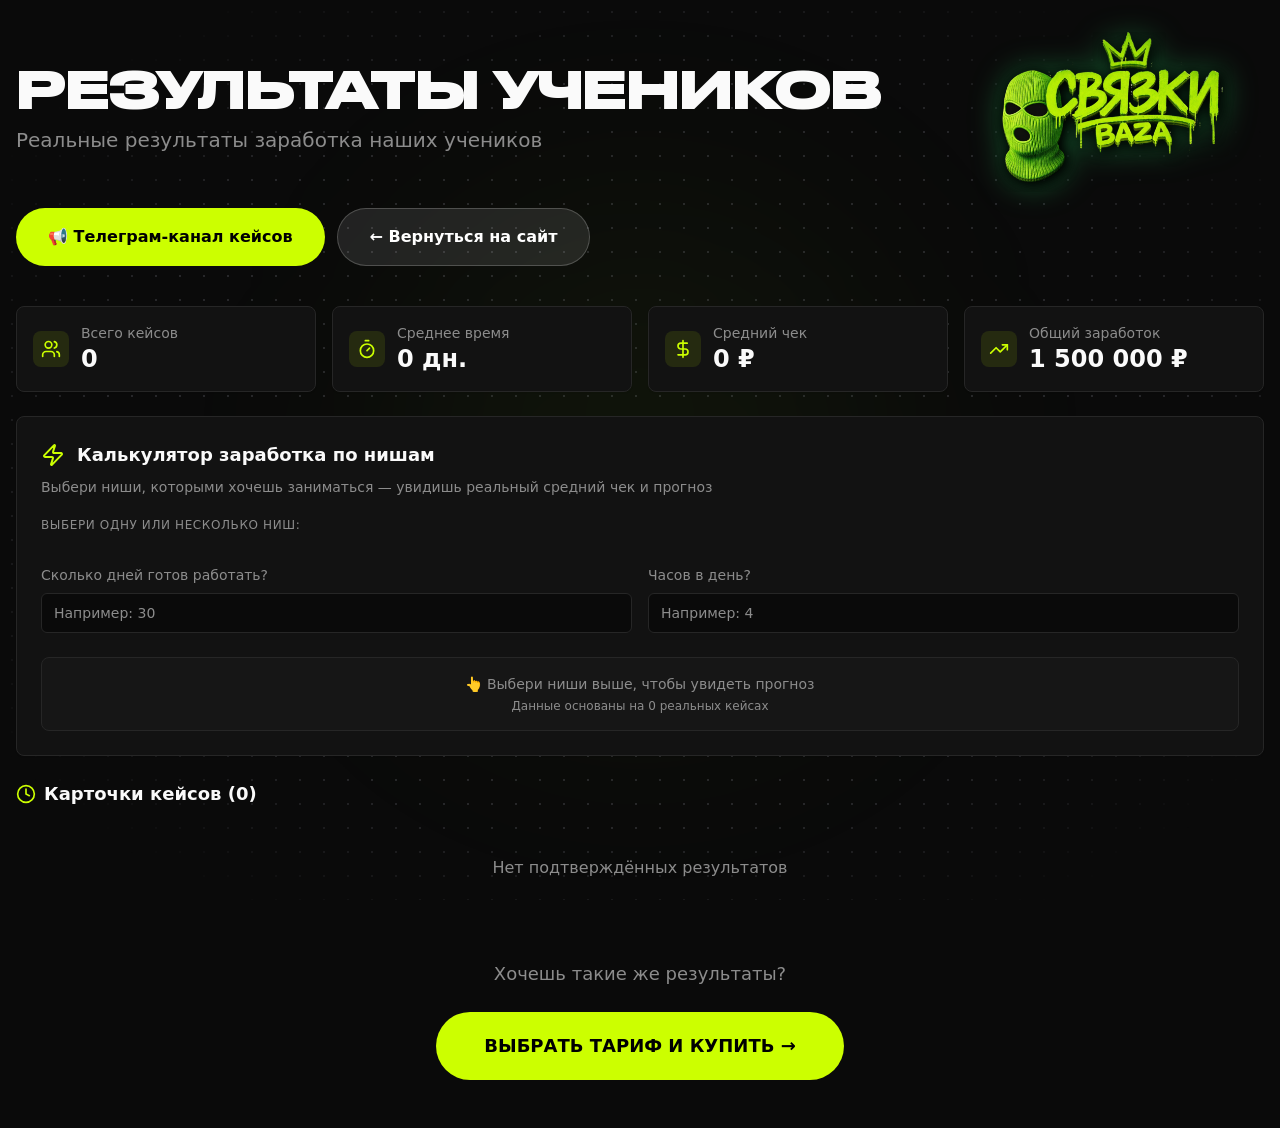
<file: index.html>
<!doctype html>
<html lang="en">
  <head>
    <meta charset="UTF-8" />
    <meta name="viewport" content="width=device-width, initial-scale=1.0" />
    <title>THE СВЯЗКИ 3.0 ПЛАТФОРМА</title>
    <meta name="description" content="Игровой гид по продукту THE СВЯЗКИ 3.0: мастер-класс, комьюнити и система связок с ИИ">
    <meta name="author" content="THE СВЯЗКИ" />
    <link rel="preconnect" href="https://fonts.googleapis.com">
    <link rel="preconnect" href="https://fonts.gstatic.com" crossorigin>
    <link href="https://fonts.googleapis.com/css2?family=Caveat:wght@400;500;600;700&display=swap" rel="stylesheet">

    
    
    <meta property="og:type" content="website" />
    <meta property="og:image" content="https://storage.googleapis.com/gpt-engineer-file-uploads/b40ENIdIQ2dQ240iCeF6QNXpbN92/social-images/social-1763317167568-2025-11-16 20.33.09.jpg">

    <meta name="twitter:card" content="summary_large_image" />
    <meta name="twitter:site" content="@Lovable" />
    <meta name="twitter:image" content="https://storage.googleapis.com/gpt-engineer-file-uploads/b40ENIdIQ2dQ240iCeF6QNXpbN92/social-images/social-1763317167568-2025-11-16 20.33.09.jpg">
    
  
  
  
  <meta property="og:title" content="THE СВЯЗКИ 3.0 ПЛАТФОРМА">
  <meta name="twitter:title" content="THE СВЯЗКИ 3.0 ПЛАТФОРМА">
  <meta property="og:description" content="Игровой гид по продукту THE СВЯЗКИ 3.0: мастер-класс, комьюнити и система связок с ИИ">
  <meta name="twitter:description" content="Игровой гид по продукту THE СВЯЗКИ 3.0: мастер-класс, комьюнити и система связок с ИИ">
  <link rel="icon" type="image/png" href="https://storage.googleapis.com/gpt-engineer-file-uploads/b40ENIdIQ2dQ240iCeF6QNXpbN92/uploads/1768644423512-Gemini_Generated_Image_dmqakcdmqakcdmqa (фон удален).png">
  <script type="module" crossorigin src="/assets/index-C3_M-OOf.js"></script>
  <link rel="stylesheet" crossorigin href="/assets/index-nZl5hLAu.css">
</head>

  <body>
    <div id="root"></div>
  </body>
</html>
</file>
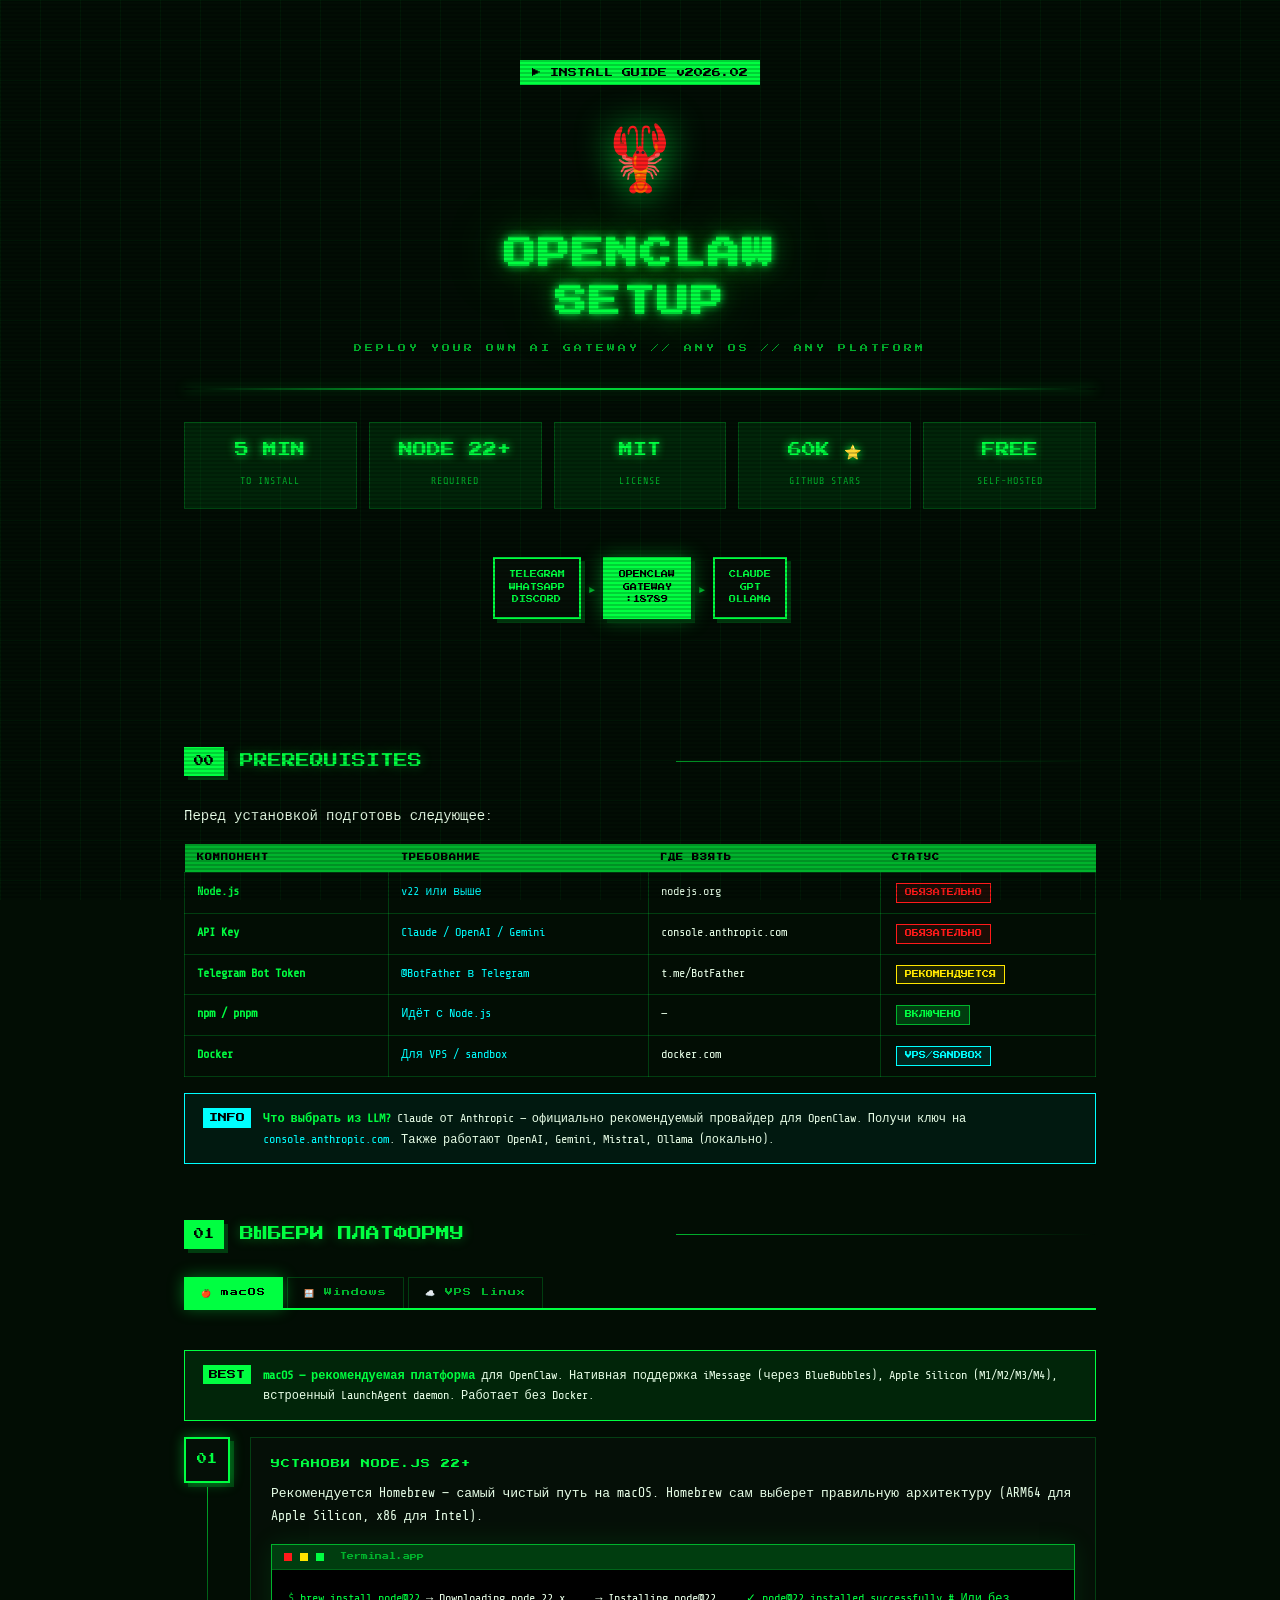
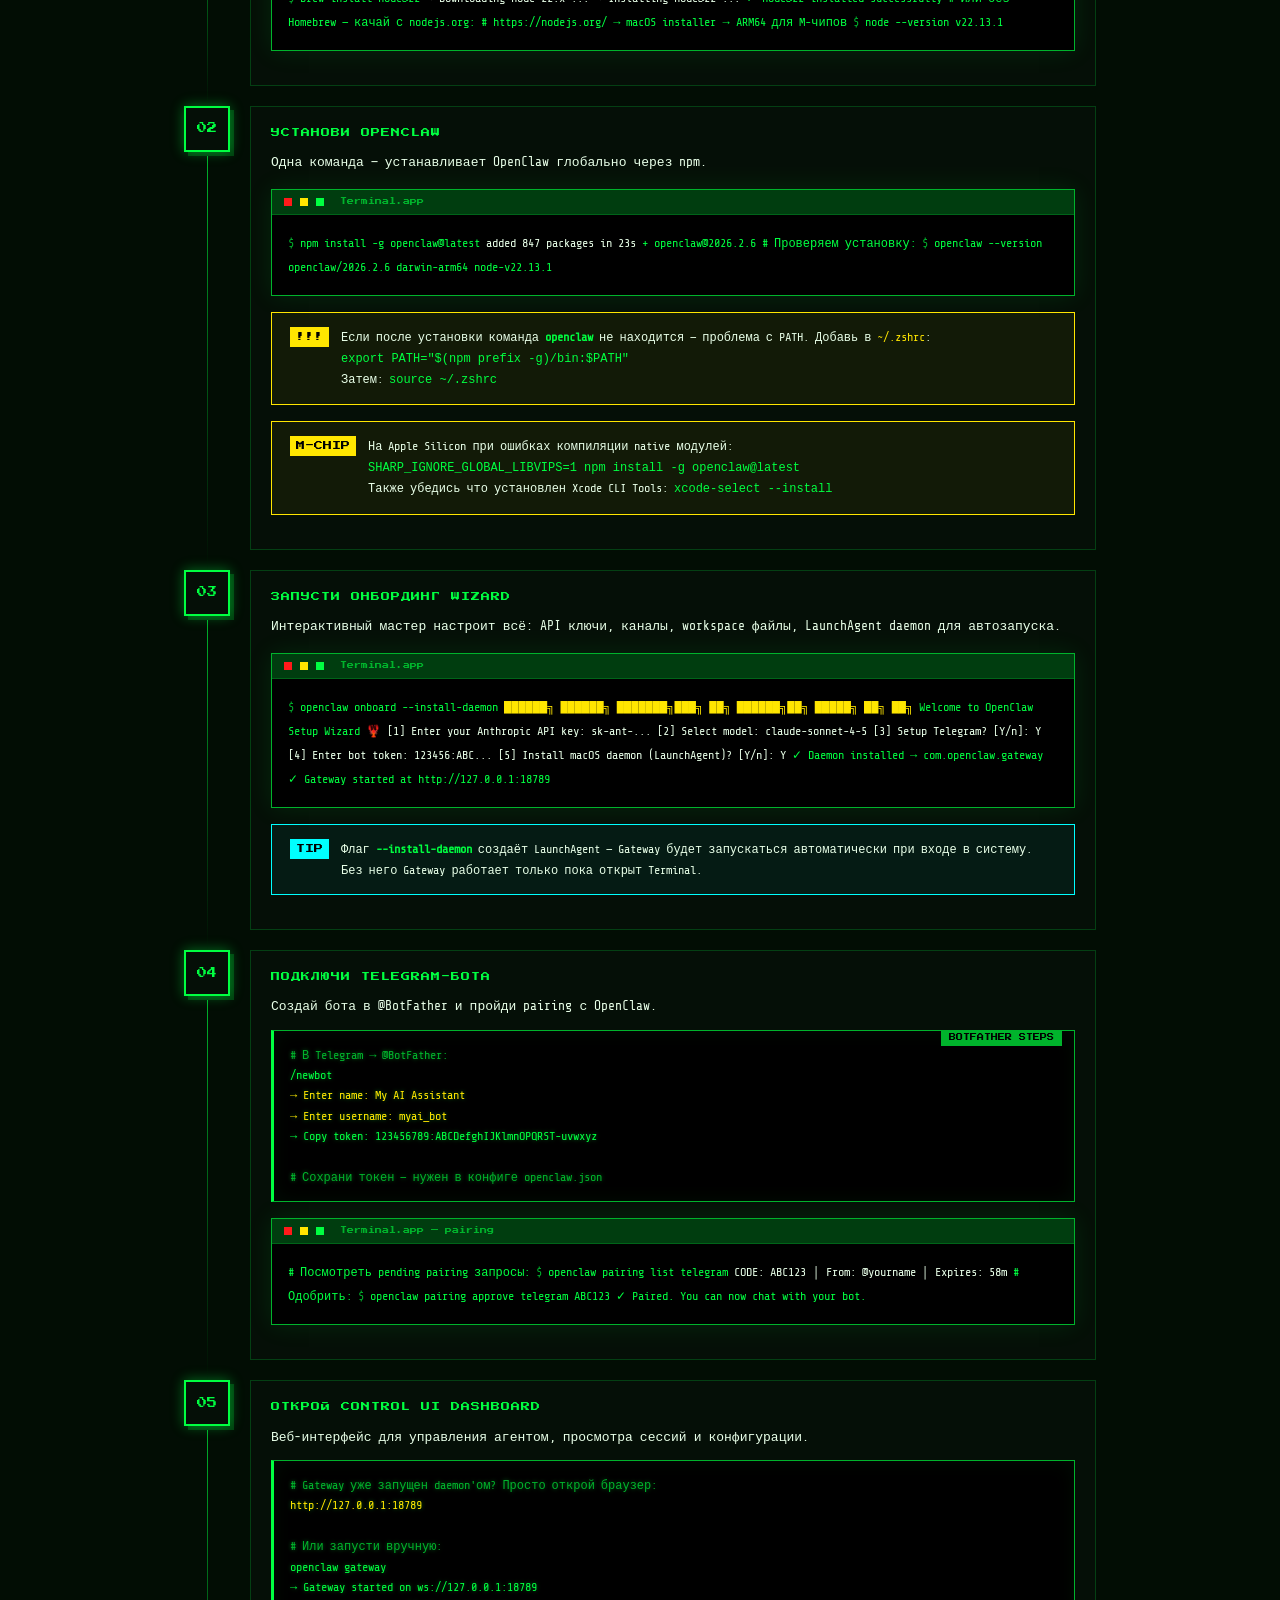
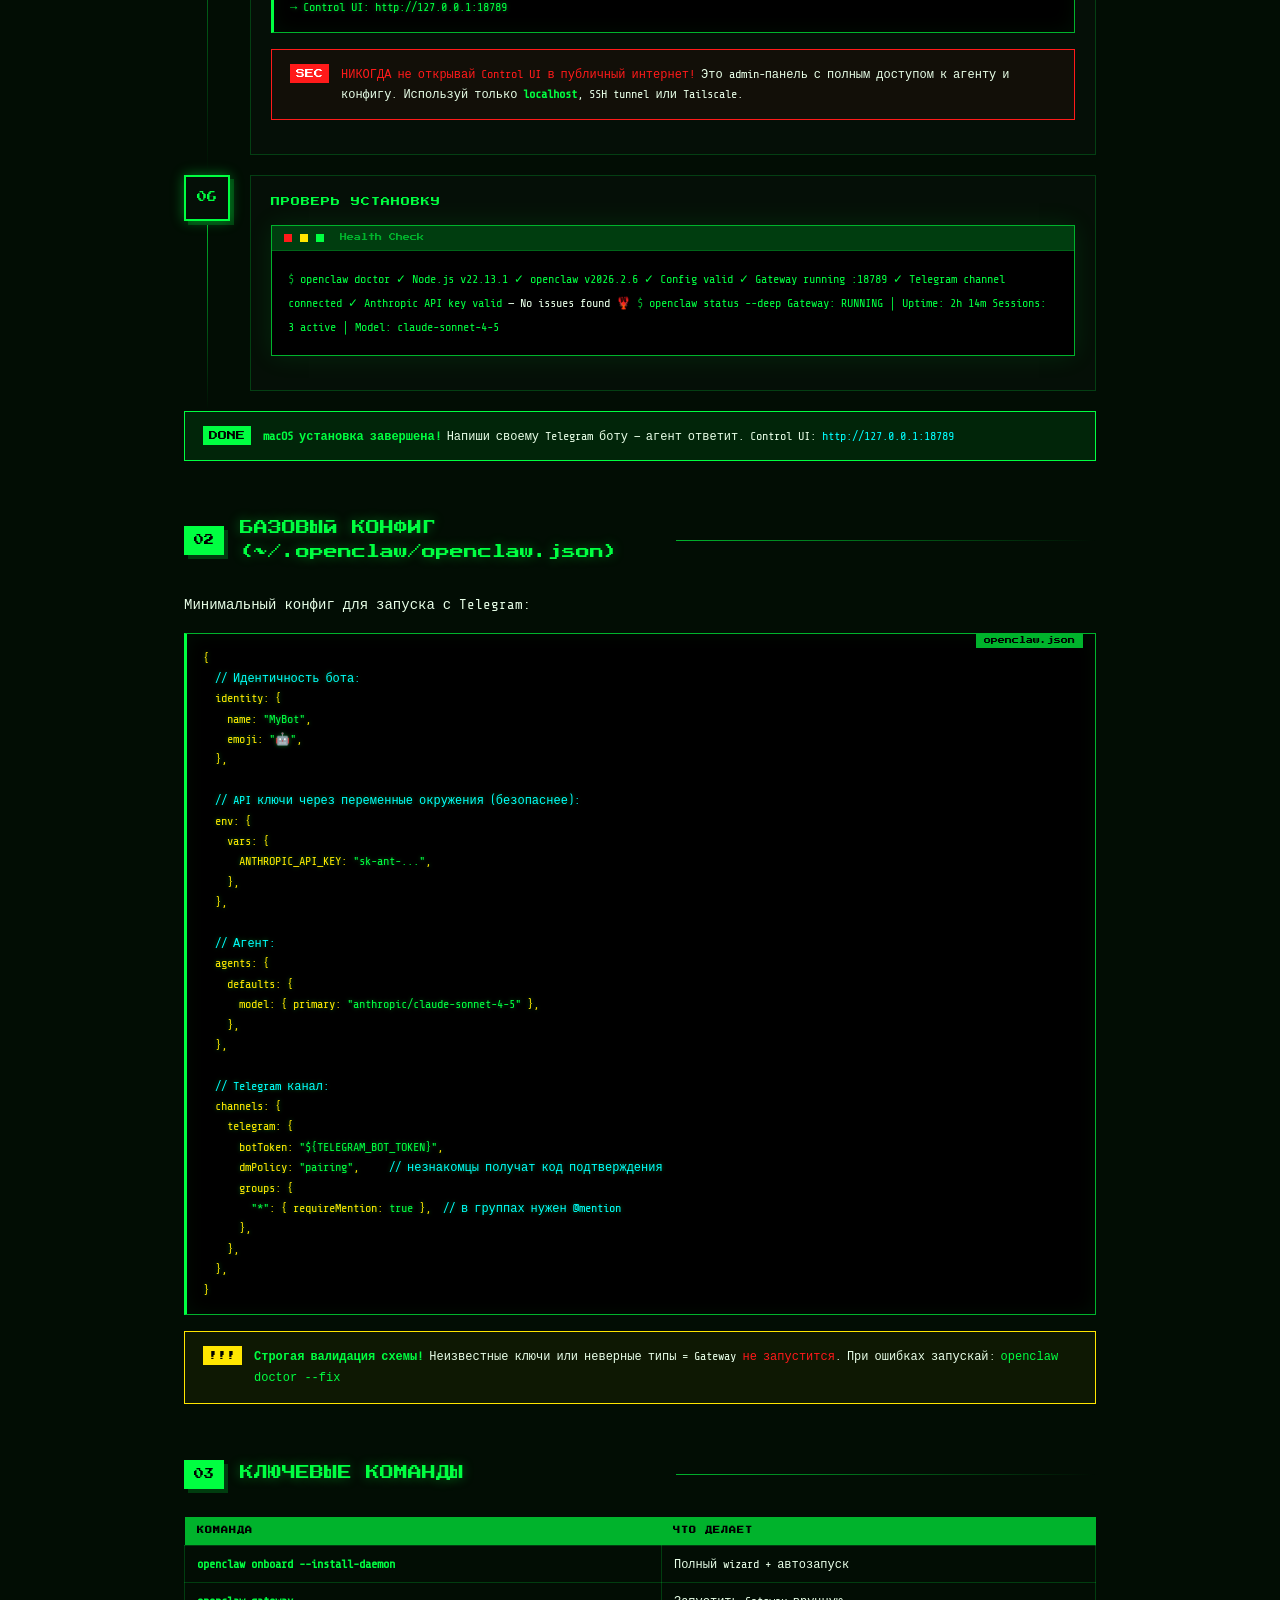
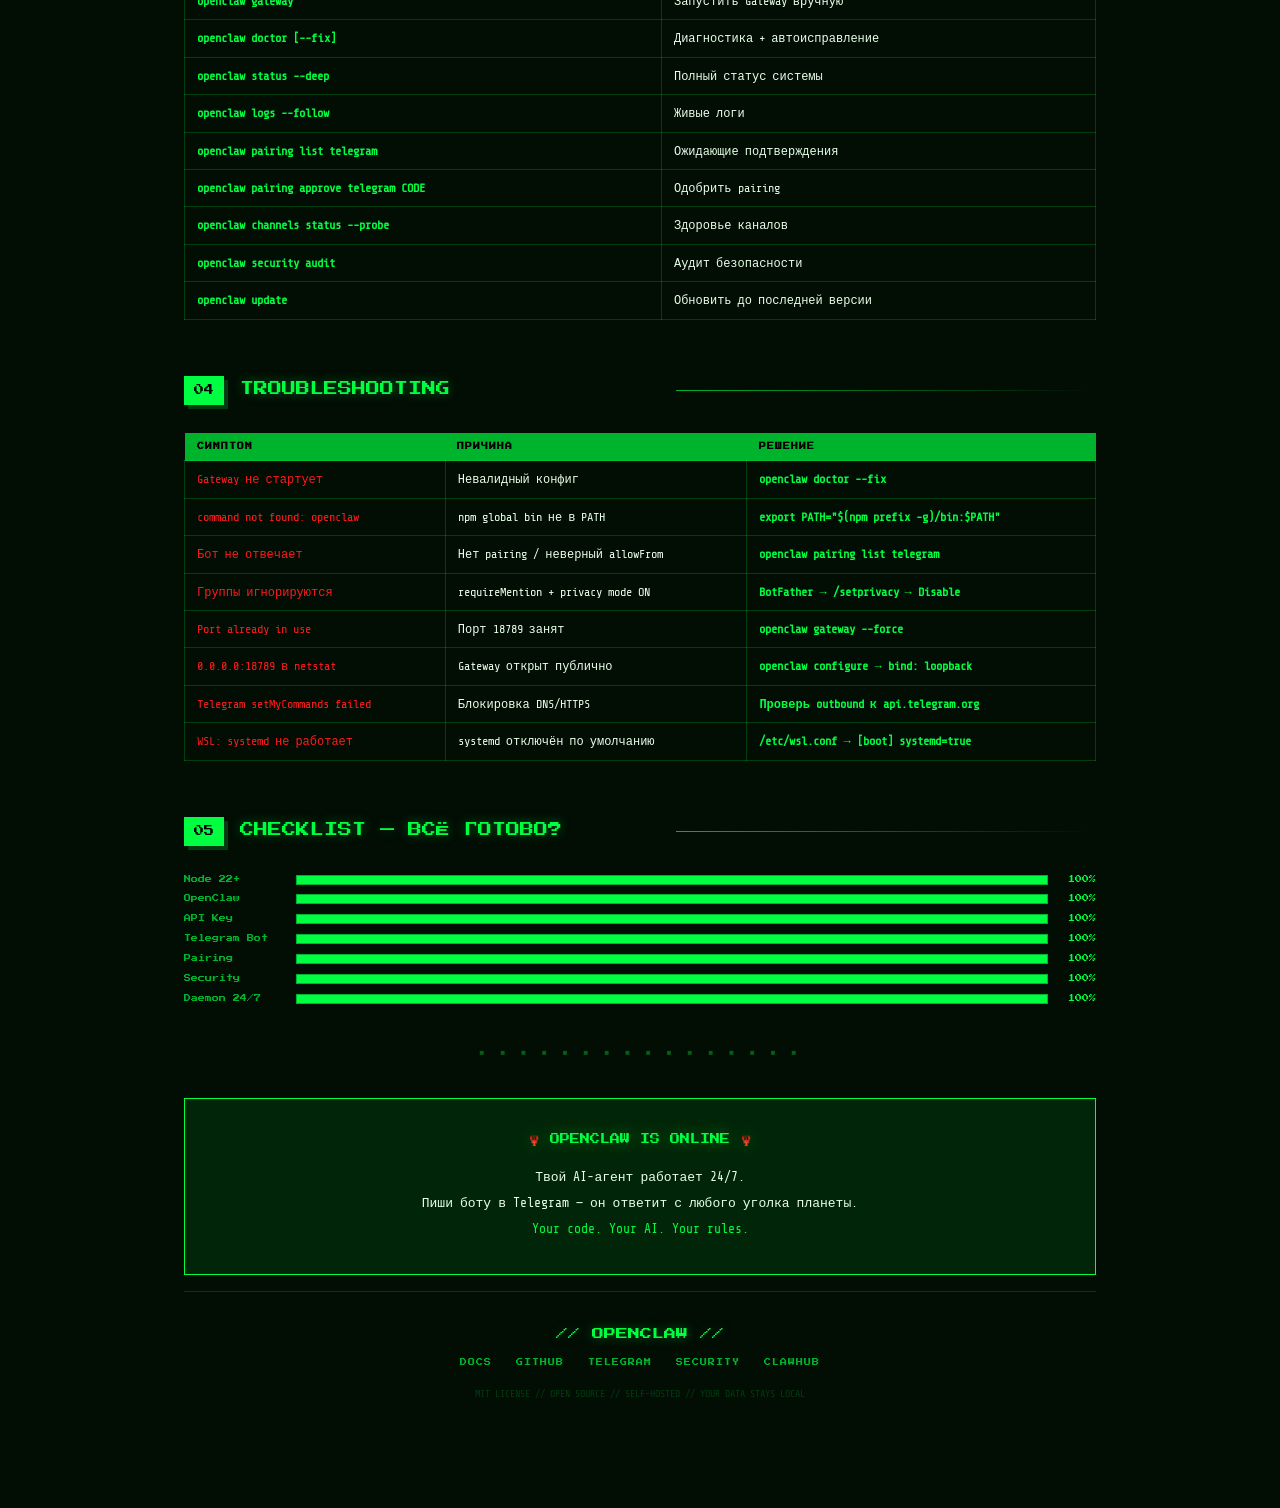
<file: files/openclaw-install-guide.html>
<!DOCTYPE html>
<html lang="ru">
<head>
<meta charset="UTF-8">
<meta name="viewport" content="width=device-width, initial-scale=1.0">
<title>OpenClaw // INSTALL GUIDE v2026</title>
<style>
  @import url('https://fonts.googleapis.com/css2?family=Press+Start+2P&family=Share+Tech+Mono&display=swap');

  :root {
    --green:       #00ff41;
    --green-dim:   #00b32c;
    --green-dark:  #003d0f;
    --green-glow:  #00ff4166;
    --green-faint: #00ff411a;
    --black:       #000000;
    --bg:          #020d04;
    --bg2:         #050f07;
    --grid:        #00ff410d;
    --yellow:      #ffe600;
    --red:         #ff1a1a;
    --cyan:        #00ffff;
    --white:       #e8ffe8;
    --border:      #00ff4133;
    --border-hot:  #00ff41;
  }

  *, *::before, *::after { box-sizing: border-box; margin: 0; padding: 0; }

  html { scroll-behavior: smooth; }

  body {
    background: var(--bg);
    color: var(--green);
    font-family: 'Share Tech Mono', monospace;
    font-size: 14px;
    line-height: 1.7;
    min-height: 100vh;
    overflow-x: hidden;
  }

  /* ── SCANLINE overlay ── */
  body::before {
    content: '';
    position: fixed;
    inset: 0;
    background: repeating-linear-gradient(
      0deg,
      transparent,
      transparent 2px,
      rgba(0,0,0,0.18) 2px,
      rgba(0,0,0,0.18) 4px
    );
    pointer-events: none;
    z-index: 9999;
  }

  /* ── GRID background ── */
  body::after {
    content: '';
    position: fixed;
    inset: 0;
    background-image:
      linear-gradient(var(--grid) 1px, transparent 1px),
      linear-gradient(90deg, var(--grid) 1px, transparent 1px);
    background-size: 40px 40px;
    pointer-events: none;
    z-index: 0;
  }

  .wrap { position: relative; z-index: 1; max-width: 960px; margin: 0 auto; padding: 0 24px 80px; }

  /* ── PIXEL FONT ── */
  .px { font-family: 'Press Start 2P', monospace; }

  /* ── HERO ── */
  .hero {
    text-align: center;
    padding: 60px 0 48px;
    position: relative;
  }

  .hero-badge {
    font-family: 'Press Start 2P', monospace;
    font-size: 9px;
    color: var(--black);
    background: var(--green);
    padding: 5px 12px;
    display: inline-block;
    margin-bottom: 20px;
    animation: blink 1.2s step-end infinite;
  }

  @keyframes blink {
    0%,100% { opacity: 1; }
    50%      { opacity: 0; }
  }

  .hero-title {
    font-family: 'Press Start 2P', monospace;
    font-size: clamp(18px, 4vw, 32px);
    color: var(--green);
    text-shadow:
      0 0 8px var(--green),
      0 0 24px var(--green-glow),
      0 0 60px var(--green-glow);
    line-height: 1.5;
    letter-spacing: 2px;
    margin-bottom: 16px;
  }

  .hero-sub {
    font-family: 'Press Start 2P', monospace;
    font-size: 8px;
    color: var(--green-dim);
    letter-spacing: 3px;
    margin-bottom: 32px;
  }

  .hero-lobster {
    font-size: 64px;
    display: block;
    margin: 0 auto 16px;
    filter: drop-shadow(0 0 18px var(--green));
    animation: float 3s ease-in-out infinite;
  }

  @keyframes float {
    0%,100% { transform: translateY(0); }
    50%      { transform: translateY(-10px); }
  }

  .hero-line {
    width: 100%;
    height: 2px;
    background: linear-gradient(90deg, transparent, var(--green), var(--green), transparent);
    box-shadow: 0 0 12px var(--green-glow);
    margin: 32px 0;
  }

  /* ── STATS ROW ── */
  .stats {
    display: grid;
    grid-template-columns: repeat(auto-fit, minmax(160px, 1fr));
    gap: 12px;
    margin-bottom: 48px;
  }

  .stat {
    border: 1px solid var(--border);
    padding: 16px 12px;
    text-align: center;
    position: relative;
    background: var(--green-faint);
    transition: border-color .2s, box-shadow .2s;
  }

  .stat:hover {
    border-color: var(--green);
    box-shadow: 0 0 16px var(--green-glow), inset 0 0 16px var(--green-faint);
  }

  .stat-val {
    font-family: 'Press Start 2P', monospace;
    font-size: 14px;
    color: var(--green);
    text-shadow: 0 0 8px var(--green);
    display: block;
    margin-bottom: 6px;
  }

  .stat-lbl {
    font-size: 10px;
    color: var(--green-dim);
    text-transform: uppercase;
    letter-spacing: 1px;
  }

  /* ── SECTION HEADER ── */
  .section-head {
    display: flex;
    align-items: center;
    gap: 16px;
    margin: 56px 0 28px;
  }

  .section-num {
    font-family: 'Press Start 2P', monospace;
    font-size: 10px;
    color: var(--black);
    background: var(--green);
    padding: 6px 10px;
    flex-shrink: 0;
    box-shadow: 4px 4px 0 var(--green-dark);
  }

  .section-title {
    font-family: 'Press Start 2P', monospace;
    font-size: clamp(10px, 2vw, 14px);
    color: var(--green);
    text-shadow: 0 0 12px var(--green-glow);
    flex: 1;
  }

  .section-line {
    flex: 1;
    height: 1px;
    background: linear-gradient(90deg, var(--green-dim), transparent);
  }

  /* ── PLATFORM TABS ── */
  .tab-bar {
    display: flex;
    gap: 0;
    margin-bottom: 0;
    border-bottom: 2px solid var(--green);
  }

  .tab-btn {
    font-family: 'Press Start 2P', monospace;
    font-size: 8px;
    padding: 10px 16px;
    border: 1px solid var(--border);
    border-bottom: none;
    background: transparent;
    color: var(--green-dim);
    cursor: pointer;
    transition: all .15s;
    letter-spacing: 1px;
    margin-right: 4px;
  }

  .tab-btn:hover { color: var(--green); background: var(--green-faint); }

  .tab-btn.active {
    color: var(--black);
    background: var(--green);
    border-color: var(--green);
    box-shadow: 0 0 16px var(--green-glow);
  }

  .tab-content { display: none; padding-top: 24px; }
  .tab-content.active { display: block; }

  /* ── STEP CARD ── */
  .step {
    display: flex;
    gap: 20px;
    margin-bottom: 20px;
    position: relative;
  }

  .step::before {
    content: '';
    position: absolute;
    left: 23px;
    top: 44px;
    bottom: -20px;
    width: 1px;
    background: linear-gradient(180deg, var(--green-dim), transparent);
  }

  .step:last-child::before { display: none; }

  .step-num {
    font-family: 'Press Start 2P', monospace;
    font-size: 10px;
    width: 46px;
    height: 46px;
    border: 2px solid var(--green);
    display: flex;
    align-items: center;
    justify-content: center;
    flex-shrink: 0;
    background: var(--bg2);
    color: var(--green);
    box-shadow: 0 0 12px var(--green-glow), 4px 4px 0 var(--green-dark);
    position: relative;
    z-index: 1;
  }

  .step-body {
    flex: 1;
    border: 1px solid var(--border);
    padding: 18px 20px;
    background: var(--bg2);
    transition: border-color .2s;
  }

  .step-body:hover { border-color: var(--green-dim); }

  .step-title {
    font-family: 'Press Start 2P', monospace;
    font-size: 9px;
    color: var(--green);
    margin-bottom: 10px;
    letter-spacing: 1px;
  }

  .step-desc {
    color: var(--white);
    font-size: 13px;
    line-height: 1.8;
    margin-bottom: 12px;
  }

  /* ── CODE BLOCK ── */
  .code-block {
    background: #000;
    border: 1px solid var(--green-dim);
    border-left: 3px solid var(--green);
    padding: 14px 16px;
    margin: 10px 0;
    position: relative;
    overflow-x: auto;
    box-shadow: inset 0 0 20px rgba(0,255,65,0.05);
  }

  .code-block pre {
    font-family: 'Share Tech Mono', monospace;
    font-size: 12px;
    color: var(--green);
    white-space: pre;
    line-height: 1.7;
    text-shadow: 0 0 4px var(--green-glow);
  }

  .code-block .comment { color: var(--green-dim); }
  .code-block .cmd     { color: var(--green); }
  .code-block .str     { color: var(--yellow); }
  .code-block .flag    { color: var(--cyan); }
  .code-block .warn    { color: var(--red); }

  .code-label {
    position: absolute;
    top: -1px;
    right: 12px;
    font-family: 'Press Start 2P', monospace;
    font-size: 7px;
    color: var(--black);
    background: var(--green-dim);
    padding: 2px 8px;
  }

  /* ── ALERT BOX ── */
  .alert {
    border: 1px solid;
    padding: 14px 18px;
    margin: 16px 0;
    display: flex;
    gap: 12px;
    align-items: flex-start;
  }

  .alert-warn  { border-color: var(--yellow); background: rgba(255,230,0,.05); }
  .alert-info  { border-color: var(--cyan);   background: rgba(0,255,255,.05); }
  .alert-danger{ border-color: var(--red);    background: rgba(255,26,26,.05); }
  .alert-ok    { border-color: var(--green);  background: var(--green-faint);  }

  .alert-icon {
    font-family: 'Press Start 2P', monospace;
    font-size: 9px;
    flex-shrink: 0;
    padding: 2px 6px;
  }

  .alert-warn   .alert-icon { background: var(--yellow);  color: #000; }
  .alert-info   .alert-icon { background: var(--cyan);    color: #000; }
  .alert-danger .alert-icon { background: var(--red);     color: #fff; }
  .alert-ok     .alert-icon { background: var(--green);   color: #000; }

  .alert-text { font-size: 12px; line-height: 1.7; color: var(--white); }
  .alert-text b { color: var(--green); }
  .alert-text .y { color: var(--yellow); }
  .alert-text .r { color: var(--red); }
  .alert-text .c { color: var(--cyan); }

  /* ── PIXEL TABLE ── */
  .px-table {
    width: 100%;
    border-collapse: collapse;
    margin: 16px 0;
    font-size: 12px;
  }

  .px-table th {
    font-family: 'Press Start 2P', monospace;
    font-size: 7px;
    color: var(--black);
    background: var(--green-dim);
    padding: 8px 12px;
    text-align: left;
    letter-spacing: 1px;
  }

  .px-table td {
    padding: 8px 12px;
    border: 1px solid var(--border);
    color: var(--white);
    vertical-align: top;
  }

  .px-table tr:hover td { background: var(--green-faint); }

  .px-table .g { color: var(--green); font-weight: bold; }
  .px-table .y { color: var(--yellow); }
  .px-table .r { color: var(--red); }
  .px-table .c { color: var(--cyan); }

  /* ── PROGRESS BAR ── */
  .progress-row {
    display: flex;
    align-items: center;
    gap: 12px;
    margin: 8px 0;
  }

  .progress-lbl {
    font-family: 'Press Start 2P', monospace;
    font-size: 7px;
    color: var(--green-dim);
    width: 100px;
    flex-shrink: 0;
  }

  .progress-bar {
    flex: 1;
    height: 10px;
    border: 1px solid var(--green-dim);
    background: #000;
    position: relative;
    overflow: hidden;
  }

  .progress-fill {
    height: 100%;
    background: var(--green);
    box-shadow: 0 0 6px var(--green-glow);
    animation: fillAnim 2s ease-out forwards;
    transform-origin: left;
    transform: scaleX(0);
  }

  @keyframes fillAnim {
    to { transform: scaleX(1); }
  }

  .progress-val {
    font-family: 'Press Start 2P', monospace;
    font-size: 7px;
    color: var(--green);
    width: 36px;
    text-align: right;
    flex-shrink: 0;
  }

  /* ── BADGE ── */
  .badge {
    display: inline-block;
    font-family: 'Press Start 2P', monospace;
    font-size: 7px;
    padding: 3px 8px;
    margin: 2px 3px;
  }

  .badge-g { background: var(--green-dark);  color: var(--green);  border: 1px solid var(--green-dim); }
  .badge-y { background: rgba(255,230,0,.1); color: var(--yellow); border: 1px solid var(--yellow); }
  .badge-r { background: rgba(255,26,26,.1); color: var(--red);    border: 1px solid var(--red); }
  .badge-c { background: rgba(0,255,255,.1); color: var(--cyan);   border: 1px solid var(--cyan); }

  /* ── VPS SPEC CARDS ── */
  .spec-grid {
    display: grid;
    grid-template-columns: repeat(auto-fit, minmax(200px, 1fr));
    gap: 16px;
    margin: 20px 0;
  }

  .spec-card {
    border: 1px solid var(--border);
    padding: 20px 16px;
    background: var(--bg2);
    position: relative;
    transition: all .2s;
  }

  .spec-card:hover {
    border-color: var(--green);
    box-shadow: 0 0 20px var(--green-glow);
    transform: translateY(-2px);
  }

  .spec-card-title {
    font-family: 'Press Start 2P', monospace;
    font-size: 8px;
    color: var(--green);
    margin-bottom: 16px;
    padding-bottom: 10px;
    border-bottom: 1px solid var(--border);
  }

  .spec-row {
    display: flex;
    justify-content: space-between;
    margin-bottom: 8px;
    font-size: 11px;
  }

  .spec-key { color: var(--green-dim); }
  .spec-val { color: var(--white); }
  .spec-val.g { color: var(--green); }
  .spec-val.y { color: var(--yellow); }

  /* ── PIXEL DIVIDER ── */
  .px-divider {
    text-align: center;
    color: var(--green-dim);
    font-family: 'Press Start 2P', monospace;
    font-size: 8px;
    letter-spacing: 4px;
    margin: 40px 0;
    opacity: .5;
  }

  /* ── FLOW DIAGRAM ── */
  .flow {
    display: flex;
    align-items: center;
    justify-content: center;
    flex-wrap: wrap;
    gap: 0;
    margin: 24px 0;
  }

  .flow-box {
    font-family: 'Press Start 2P', monospace;
    font-size: 7px;
    padding: 10px 14px;
    border: 2px solid var(--green);
    color: var(--green);
    background: var(--bg2);
    text-align: center;
    box-shadow: 4px 4px 0 var(--green-dark);
    line-height: 1.8;
  }

  .flow-box.active {
    background: var(--green);
    color: var(--black);
    box-shadow: 4px 4px 0 var(--green-dark), 0 0 20px var(--green-glow);
  }

  .flow-arrow {
    font-family: 'Press Start 2P', monospace;
    font-size: 10px;
    color: var(--green-dim);
    padding: 0 8px;
    text-shadow: 0 0 6px var(--green-glow);
  }

  /* ── FIREWALL RULES ── */
  .firewall-grid {
    display: grid;
    grid-template-columns: repeat(auto-fit, minmax(180px, 1fr));
    gap: 10px;
    margin: 16px 0;
  }

  .fw-rule {
    border: 1px solid var(--border);
    padding: 10px 12px;
    font-size: 11px;
    background: #000;
  }

  .fw-rule .port { color: var(--green); font-size: 13px; font-weight: bold; }
  .fw-rule .desc { color: var(--green-dim); font-size: 10px; margin-top: 2px; }
  .fw-rule.allow { border-left: 3px solid var(--green); }
  .fw-rule.deny  { border-left: 3px solid var(--red); }
  .fw-rule.rate  { border-left: 3px solid var(--yellow); }

  /* ── FOOTER ── */
  .footer {
    border-top: 1px solid var(--border);
    padding: 32px 0;
    text-align: center;
  }

  .footer-logo {
    font-family: 'Press Start 2P', monospace;
    font-size: 12px;
    color: var(--green);
    text-shadow: 0 0 12px var(--green-glow);
    margin-bottom: 12px;
  }

  .footer-links {
    display: flex;
    justify-content: center;
    gap: 24px;
    flex-wrap: wrap;
    margin-bottom: 16px;
  }

  .footer-links a {
    font-family: 'Press Start 2P', monospace;
    font-size: 7px;
    color: var(--green-dim);
    text-decoration: none;
    letter-spacing: 1px;
    transition: color .2s;
  }

  .footer-links a:hover { color: var(--green); text-shadow: 0 0 8px var(--green-glow); }

  .footer-copy {
    font-size: 10px;
    color: var(--green-dark);
  }

  /* ── CURSOR BLINK ── */
  .cursor::after {
    content: '█';
    animation: blink 1s step-end infinite;
    margin-left: 2px;
  }

  /* ── TERMINAL WINDOW ── */
  .terminal {
    border: 1px solid var(--green-dim);
    background: #000;
    margin: 16px 0;
    box-shadow: 0 0 24px rgba(0,255,65,0.1);
  }

  .terminal-bar {
    background: var(--green-dark);
    padding: 6px 12px;
    display: flex;
    align-items: center;
    gap: 8px;
    border-bottom: 1px solid var(--border);
  }

  .terminal-dot {
    width: 8px; height: 8px;
    border: 1px solid var(--green-dim);
    display: inline-block;
  }

  .terminal-dot.r { background: var(--red); border-color: var(--red); }
  .terminal-dot.y { background: var(--yellow); border-color: var(--yellow); }
  .terminal-dot.g { background: var(--green); border-color: var(--green); }

  .terminal-title {
    font-family: 'Press Start 2P', monospace;
    font-size: 7px;
    color: var(--green-dim);
    margin-left: 8px;
  }

  .terminal-body {
    padding: 16px;
    font-family: 'Share Tech Mono', monospace;
    font-size: 12px;
    color: var(--green);
    line-height: 2;
  }

  .terminal-body .prompt { color: var(--green-dim); }
  .terminal-body .out    { color: var(--white); }
  .terminal-body .ok     { color: var(--green); }
  .terminal-body .err    { color: var(--red); }
  .terminal-body .hl     { color: var(--yellow); }

  /* ── RESPONSIVE ── */
  @media (max-width: 600px) {
    .step { flex-direction: column; }
    .step::before { display: none; }
    .step-num { width: 36px; height: 36px; font-size: 8px; }
    .hero-title { font-size: 16px; }
    .flow { flex-direction: column; }
    .flow-arrow { transform: rotate(90deg); }
  }
</style>
</head>
<body>
<div class="wrap">

  <!-- ═══════════════════════════════ HERO ═══════════════════════════════ -->
  <div class="hero">
    <span class="hero-badge px">▶ INSTALL GUIDE v2026.02</span>
    <div class="hero-lobster">🦞</div>
    <h1 class="hero-title">OPENCLAW<br>SETUP</h1>
    <p class="hero-sub">DEPLOY YOUR OWN AI GATEWAY // ANY OS // ANY PLATFORM</p>
    <div class="hero-line"></div>

    <div class="stats">
      <div class="stat">
        <span class="stat-val">5 MIN</span>
        <span class="stat-lbl">TO INSTALL</span>
      </div>
      <div class="stat">
        <span class="stat-val">NODE 22+</span>
        <span class="stat-lbl">REQUIRED</span>
      </div>
      <div class="stat">
        <span class="stat-val">MIT</span>
        <span class="stat-lbl">LICENSE</span>
      </div>
      <div class="stat">
        <span class="stat-val">60K ⭐</span>
        <span class="stat-lbl">GITHUB STARS</span>
      </div>
      <div class="stat">
        <span class="stat-val">FREE</span>
        <span class="stat-lbl">SELF-HOSTED</span>
      </div>
    </div>

    <div class="flow">
      <div class="flow-box">TELEGRAM<br>WHATSAPP<br>DISCORD</div>
      <div class="flow-arrow">►</div>
      <div class="flow-box active">OPENCLAW<br>GATEWAY<br>:18789</div>
      <div class="flow-arrow">►</div>
      <div class="flow-box">CLAUDE<br>GPT<br>OLLAMA</div>
    </div>
  </div>

  <!-- ═══════════════════════════════ PREREQS ═══════════════════════════════ -->
  <div class="section-head">
    <div class="section-num">00</div>
    <div class="section-title">PREREQUISITES</div>
    <div class="section-line"></div>
  </div>

  <p style="color:var(--white);margin-bottom:16px;">Перед установкой подготовь следующее:</p>

  <table class="px-table">
    <tr>
      <th>КОМПОНЕНТ</th>
      <th>ТРЕБОВАНИЕ</th>
      <th>ГДЕ ВЗЯТЬ</th>
      <th>СТАТУС</th>
    </tr>
    <tr>
      <td class="g">Node.js</td>
      <td class="c">v22 или выше</td>
      <td>nodejs.org</td>
      <td><span class="badge badge-r">ОБЯЗАТЕЛЬНО</span></td>
    </tr>
    <tr>
      <td class="g">API Key</td>
      <td class="c">Claude / OpenAI / Gemini</td>
      <td>console.anthropic.com</td>
      <td><span class="badge badge-r">ОБЯЗАТЕЛЬНО</span></td>
    </tr>
    <tr>
      <td class="g">Telegram Bot Token</td>
      <td class="c">@BotFather в Telegram</td>
      <td>t.me/BotFather</td>
      <td><span class="badge badge-y">РЕКОМЕНДУЕТСЯ</span></td>
    </tr>
    <tr>
      <td class="g">npm / pnpm</td>
      <td class="c">Идёт с Node.js</td>
      <td>—</td>
      <td><span class="badge badge-g">ВКЛЮЧЕНО</span></td>
    </tr>
    <tr>
      <td class="g">Docker</td>
      <td class="c">Для VPS / sandbox</td>
      <td>docker.com</td>
      <td><span class="badge badge-c">VPS/SANDBOX</span></td>
    </tr>
  </table>

  <div class="alert alert-info">
    <span class="alert-icon">INFO</span>
    <div class="alert-text">
      <b>Что выбрать из LLM?</b> Claude от Anthropic — официально рекомендуемый провайдер для OpenClaw.
      Получи ключ на <span class="c">console.anthropic.com</span>. Также работают OpenAI, Gemini, Mistral, Ollama (локально).
    </div>
  </div>

  <!-- ═══════════════════════════════ TABS ═══════════════════════════════ -->
  <div class="section-head">
    <div class="section-num">01</div>
    <div class="section-title">ВЫБЕРИ ПЛАТФОРМУ</div>
    <div class="section-line"></div>
  </div>

  <div class="tab-bar">
    <button class="tab-btn active" onclick="switchTab('macos')">🍎 macOS</button>
    <button class="tab-btn" onclick="switchTab('windows')">🪟 Windows</button>
    <button class="tab-btn" onclick="switchTab('vps')">☁️ VPS Linux</button>
  </div>

  <!-- ══════════ macOS ══════════ -->
  <div class="tab-content active" id="tab-macos">

    <div class="alert alert-ok">
      <span class="alert-icon">BEST</span>
      <div class="alert-text">
        <b>macOS — рекомендуемая платформа</b> для OpenClaw. Нативная поддержка iMessage (через BlueBubbles),
        Apple Silicon (M1/M2/M3/M4), встроенный LaunchAgent daemon. Работает без Docker.
      </div>
    </div>

    <div class="step">
      <div class="step-num">01</div>
      <div class="step-body">
        <div class="step-title">УСТАНОВИ NODE.JS 22+</div>
        <div class="step-desc">Рекомендуется Homebrew — самый чистый путь на macOS. Homebrew сам выберет правильную архитектуру (ARM64 для Apple Silicon, x86 для Intel).</div>
        <div class="terminal">
          <div class="terminal-bar">
            <span class="terminal-dot r"></span>
            <span class="terminal-dot y"></span>
            <span class="terminal-dot g"></span>
            <span class="terminal-title">Terminal.app</span>
          </div>
          <div class="terminal-body">
<span class="prompt">$ </span><span class="cmd">brew install node@22</span>
<span class="out">→ Downloading node 22.x ...</span>
<span class="out">→ Installing node@22 ...</span>
<span class="ok">✓ node@22 installed successfully</span>

<span class="comment"># Или без Homebrew — качай с nodejs.org:</span>
<span class="comment"># https://nodejs.org/ → macOS installer → ARM64 для M-чипов</span>

<span class="prompt">$ </span>node --version
<span class="ok">v22.13.1</span>
          </div>
        </div>
      </div>
    </div>

    <div class="step">
      <div class="step-num">02</div>
      <div class="step-body">
        <div class="step-title">УСТАНОВИ OPENCLAW</div>
        <div class="step-desc">Одна команда — устанавливает OpenClaw глобально через npm.</div>
        <div class="terminal">
          <div class="terminal-bar">
            <span class="terminal-dot r"></span><span class="terminal-dot y"></span><span class="terminal-dot g"></span>
            <span class="terminal-title">Terminal.app</span>
          </div>
          <div class="terminal-body">
<span class="prompt">$ </span><span class="cmd">npm install -g openclaw@latest</span>
<span class="out">added 847 packages in 23s</span>
<span class="ok">+ openclaw@2026.2.6</span>

<span class="comment"># Проверяем установку:</span>
<span class="prompt">$ </span>openclaw --version
<span class="ok">openclaw/2026.2.6 darwin-arm64 node-v22.13.1</span>
          </div>
        </div>
        <div class="alert alert-warn">
          <span class="alert-icon">!!!</span>
          <div class="alert-text">
            Если после установки команда <b>openclaw</b> не находится — проблема с PATH.
            Добавь в <span class="y">~/.zshrc</span>: <br>
            <code style="color:var(--green)">export PATH="$(npm prefix -g)/bin:$PATH"</code><br>
            Затем: <code style="color:var(--green)">source ~/.zshrc</code>
          </div>
        </div>
        <div class="alert alert-warn">
          <span class="alert-icon">M-CHIP</span>
          <div class="alert-text">
            На Apple Silicon при ошибках компиляции native модулей:<br>
            <code style="color:var(--green)">SHARP_IGNORE_GLOBAL_LIBVIPS=1 npm install -g openclaw@latest</code><br>
            Также убедись что установлен Xcode CLI Tools: <code style="color:var(--green)">xcode-select --install</code>
          </div>
        </div>
      </div>
    </div>

    <div class="step">
      <div class="step-num">03</div>
      <div class="step-body">
        <div class="step-title">ЗАПУСТИ ОНБОРДИНГ WIZARD</div>
        <div class="step-desc">Интерактивный мастер настроит всё: API ключи, каналы, workspace файлы, LaunchAgent daemon для автозапуска.</div>
        <div class="terminal">
          <div class="terminal-bar">
            <span class="terminal-dot r"></span><span class="terminal-dot y"></span><span class="terminal-dot g"></span>
            <span class="terminal-title">Terminal.app</span>
          </div>
          <div class="terminal-body">
<span class="prompt">$ </span><span class="cmd">openclaw onboard --install-daemon</span>
<span class="out"></span>
<span class="hl">  ██████╗ ██████╗ ███████╗███╗   ██╗ ██████╗██╗      █████╗ ██╗    ██╗</span>
<span class="ok">  Welcome to OpenClaw Setup Wizard 🦞</span>
<span class="out"></span>
<span class="out">  [1] Enter your Anthropic API key: sk-ant-...</span>
<span class="out">  [2] Select model: claude-sonnet-4-5</span>
<span class="out">  [3] Setup Telegram? [Y/n]: Y</span>
<span class="out">  [4] Enter bot token: 123456:ABC...</span>
<span class="out">  [5] Install macOS daemon (LaunchAgent)? [Y/n]: Y</span>
<span class="ok">  ✓ Daemon installed → com.openclaw.gateway</span>
<span class="ok">  ✓ Gateway started at http://127.0.0.1:18789</span>
          </div>
        </div>
        <div class="alert alert-info">
          <span class="alert-icon">TIP</span>
          <div class="alert-text">
            Флаг <b>--install-daemon</b> создаёт LaunchAgent — Gateway будет запускаться автоматически при входе в систему.
            Без него Gateway работает только пока открыт Terminal.
          </div>
        </div>
      </div>
    </div>

    <div class="step">
      <div class="step-num">04</div>
      <div class="step-body">
        <div class="step-title">ПОДКЛЮЧИ TELEGRAM-БОТА</div>
        <div class="step-desc">Создай бота в @BotFather и пройди pairing с OpenClaw.</div>
        <div class="code-block">
          <div class="code-label">BOTFATHER STEPS</div>
          <pre><span class="comment"># В Telegram → @BotFather:</span>
<span class="cmd">/newbot</span>
<span class="str">→ Enter name: My AI Assistant</span>
<span class="str">→ Enter username: myai_bot</span>
<span class="ok">→ Copy token: 123456789:ABCDefghIJKlmnOPQRST-uvwxyz</span>

<span class="comment"># Сохрани токен — нужен в конфиге openclaw.json</span></pre>
        </div>
        <div class="terminal">
          <div class="terminal-bar">
            <span class="terminal-dot r"></span><span class="terminal-dot y"></span><span class="terminal-dot g"></span>
            <span class="terminal-title">Terminal.app — pairing</span>
          </div>
          <div class="terminal-body">
<span class="comment"># Посмотреть pending pairing запросы:</span>
<span class="prompt">$ </span>openclaw pairing list telegram
<span class="out">  CODE: ABC123  │  From: @yourname  │  Expires: 58m</span>

<span class="comment"># Одобрить:</span>
<span class="prompt">$ </span>openclaw pairing approve telegram ABC123
<span class="ok">  ✓ Paired. You can now chat with your bot.</span>
          </div>
        </div>
      </div>
    </div>

    <div class="step">
      <div class="step-num">05</div>
      <div class="step-body">
        <div class="step-title">ОТКРОЙ CONTROL UI DASHBOARD</div>
        <div class="step-desc">Веб-интерфейс для управления агентом, просмотра сессий и конфигурации.</div>
        <div class="code-block">
          <pre><span class="comment"># Gateway уже запущен daemon'ом? Просто открой браузер:</span>
<span class="str">http://127.0.0.1:18789</span>

<span class="comment"># Или запусти вручную:</span>
<span class="cmd">openclaw gateway</span>
<span class="ok">→ Gateway started on ws://127.0.0.1:18789</span>
<span class="ok">→ Control UI: http://127.0.0.1:18789</span></pre>
        </div>
        <div class="alert alert-danger">
          <span class="alert-icon">SEC</span>
          <div class="alert-text">
            <span class="r">НИКОГДА не открывай Control UI в публичный интернет!</span>
            Это admin-панель с полным доступом к агенту и конфигу.
            Используй только <b>localhost</b>, SSH tunnel или Tailscale.
          </div>
        </div>
      </div>
    </div>

    <div class="step">
      <div class="step-num">06</div>
      <div class="step-body">
        <div class="step-title">ПРОВЕРЬ УСТАНОВКУ</div>
        <div class="terminal">
          <div class="terminal-bar">
            <span class="terminal-dot r"></span><span class="terminal-dot y"></span><span class="terminal-dot g"></span>
            <span class="terminal-title">Health Check</span>
          </div>
          <div class="terminal-body">
<span class="prompt">$ </span>openclaw doctor
<span class="ok">  ✓ Node.js v22.13.1</span>
<span class="ok">  ✓ openclaw v2026.2.6</span>
<span class="ok">  ✓ Config valid</span>
<span class="ok">  ✓ Gateway running :18789</span>
<span class="ok">  ✓ Telegram channel connected</span>
<span class="ok">  ✓ Anthropic API key valid</span>
<span class="out">  — No issues found 🦞</span>

<span class="prompt">$ </span>openclaw status --deep
<span class="ok">  Gateway: RUNNING  │  Uptime: 2h 14m</span>
<span class="ok">  Sessions: 3 active │  Model: claude-sonnet-4-5</span>
          </div>
        </div>
      </div>
    </div>

    <div class="alert alert-ok">
      <span class="alert-icon">DONE</span>
      <div class="alert-text">
        <b>macOS установка завершена!</b> Напиши своему Telegram боту — агент ответит.
        Control UI: <span class="c">http://127.0.0.1:18789</span>
      </div>
    </div>

  </div><!-- /tab-macos -->

  <!-- ══════════ WINDOWS ══════════ -->
  <div class="tab-content" id="tab-windows">

    <div class="alert alert-warn">
      <span class="alert-icon">WSL2</span>
      <div class="alert-text">
        <b>OpenClaw не поддерживает нативный Windows.</b> WhatsApp Web протокол, iMessage и Unix process management
        требуют POSIX-окружения. Официальный путь — <span class="y">WSL2 (Windows Subsystem for Linux)</span>.
        После установки WSL2 следуй Linux-инструкциям — всё работает одинаково хорошо.
      </div>
    </div>

    <div class="step">
      <div class="step-num">01</div>
      <div class="step-body">
        <div class="step-title">УСТАНОВИ WSL2</div>
        <div class="step-desc">Открой PowerShell от имени Администратора и выполни:</div>
        <div class="terminal">
          <div class="terminal-bar">
            <span class="terminal-dot r"></span><span class="terminal-dot y"></span><span class="terminal-dot g"></span>
            <span class="terminal-title">PowerShell (Admin)</span>
          </div>
          <div class="terminal-body">
<span class="prompt">PS&gt; </span><span class="cmd">wsl --install</span>
<span class="out">Installing: Windows Subsystem for Linux</span>
<span class="out">Installing: Ubuntu</span>
<span class="ok">The requested operation is successful.</span>
<span class="out">Please restart your computer to continue setup.</span>

<span class="comment"># Перезагрузи ПК. После перезагрузки откроется Ubuntu:</span>
<span class="out">Enter new UNIX username: myuser</span>
<span class="out">New password: ****</span>
<span class="ok">Installation complete!</span>

<span class="comment"># Проверить версию WSL:</span>
<span class="prompt">PS&gt; </span>wsl --status
<span class="ok">Default Version: 2</span>
          </div>
        </div>
      </div>
    </div>

    <div class="step">
      <div class="step-num">02</div>
      <div class="step-body">
        <div class="step-title">УСТАНОВИ NODE.JS 22 В WSL2</div>
        <div class="step-desc">Открой Ubuntu (WSL2) и выполни — рекомендуем nvm для управления версиями Node:</div>
        <div class="terminal">
          <div class="terminal-bar">
            <span class="terminal-dot r"></span><span class="terminal-dot y"></span><span class="terminal-dot g"></span>
            <span class="terminal-title">Ubuntu (WSL2)</span>
          </div>
          <div class="terminal-body">
<span class="comment"># Обновляем пакеты:</span>
<span class="prompt">$ </span><span class="cmd">sudo apt update && sudo apt upgrade -y</span>

<span class="comment"># Устанавливаем nvm:</span>
<span class="prompt">$ </span><span class="cmd">curl -o- https://raw.githubusercontent.com/nvm-sh/nvm/v0.40.1/install.sh | bash</span>
<span class="prompt">$ </span><span class="cmd">source ~/.bashrc</span>

<span class="comment"># Устанавливаем Node 22:</span>
<span class="prompt">$ </span><span class="cmd">nvm install 22 && nvm use 22</span>
<span class="ok">Now using node v22.13.1 (npm v10.9.2)</span>

<span class="prompt">$ </span>node --version
<span class="ok">v22.13.1</span>
          </div>
        </div>
        <div class="alert alert-warn">
          <span class="alert-icon">PERF</span>
          <div class="alert-text">
            Храни файлы OpenClaw внутри WSL файловой системы (<span class="y">/home/username/</span>),
            а не на Windows дисках (<span class="r">/mnt/c/</span>).
            Кросс-системный доступ к файлам работает в <b>10-20x медленнее</b>.
          </div>
        </div>
      </div>
    </div>

    <div class="step">
      <div class="step-num">03</div>
      <div class="step-body">
        <div class="step-title">УСТАНОВИ OPENCLAW</div>
        <div class="terminal">
          <div class="terminal-bar">
            <span class="terminal-dot r"></span><span class="terminal-dot y"></span><span class="terminal-dot g"></span>
            <span class="terminal-title">Ubuntu (WSL2)</span>
          </div>
          <div class="terminal-body">
<span class="prompt">$ </span><span class="cmd">npm install -g openclaw@latest</span>
<span class="ok">+ openclaw@2026.2.6</span>

<span class="prompt">$ </span>openclaw --version
<span class="ok">openclaw/2026.2.6 linux-x64 node-v22.13.1</span>
          </div>
        </div>
      </div>
    </div>

    <div class="step">
      <div class="step-num">04</div>
      <div class="step-body">
        <div class="step-title">ЗАПУСТИ ОНБОРДИНГ</div>
        <div class="terminal">
          <div class="terminal-bar">
            <span class="terminal-dot r"></span><span class="terminal-dot y"></span><span class="terminal-dot g"></span>
            <span class="terminal-title">Ubuntu (WSL2)</span>
          </div>
          <div class="terminal-body">
<span class="prompt">$ </span><span class="cmd">openclaw onboard --install-daemon</span>
<span class="ok">  ✓ Config created at ~/.openclaw/openclaw.json</span>
<span class="ok">  ✓ Workspace seeded</span>
<span class="ok">  ✓ systemd service installed</span>
<span class="ok">  ✓ Gateway started</span>
          </div>
        </div>
        <div class="alert alert-info">
          <span class="alert-icon">SYSD</span>
          <div class="alert-text">
            Некоторые дистрибутивы WSL2 не включают systemd по умолчанию. Проверь:
            <br><code style="color:var(--green)">systemctl --user status openclaw-gateway</code>
            <br>Если не работает, добавь в <span class="y">/etc/wsl.conf</span>:
            <br><code style="color:var(--green)">[boot]<br>systemd=true</code>
            <br>Затем перезапусти WSL: <code style="color:var(--green)">wsl --shutdown</code>
          </div>
        </div>
      </div>
    </div>

    <div class="step">
      <div class="step-num">05</div>
      <div class="step-body">
        <div class="step-title">ОТКРОЙ DASHBOARD ИЗ WINDOWS БРАУЗЕРА</div>
        <div class="step-desc">WSL2 пробрасывает порты на Windows автоматически:</div>
        <div class="code-block">
          <pre><span class="comment"># В браузере Windows (Chrome/Edge/Firefox):</span>
<span class="str">http://localhost:18789</span>
<span class="comment"># или</span>
<span class="str">http://127.0.0.1:18789</span>

<span class="comment"># Если не открывается — найди IP WSL2:</span>
<span class="cmd">hostname -I</span>
<span class="ok">→ 172.26.14.201</span>
<span class="comment"># Тогда в браузере:</span>
<span class="str">http://172.26.14.201:18789</span></pre>
        </div>
      </div>
    </div>

    <div class="alert alert-ok">
      <span class="alert-icon">DONE</span>
      <div class="alert-text">
        <b>Windows (WSL2) установка завершена!</b> Dashboard: <span class="c">http://localhost:18789</span><br>
        Telegram bot готов к работе. Дальнейшая настройка — как на Linux.
      </div>
    </div>

  </div><!-- /tab-windows -->

  <!-- ══════════ VPS ══════════ -->
  <div class="tab-content" id="tab-vps">

    <div class="alert alert-info">
      <span class="alert-icon">VPS</span>
      <div class="alert-text">
        <b>VPS — рекомендуется для продакшена.</b> OpenClaw на ноутбуке работает только пока он включён.
        VPS даёт 24/7 аптайм. Рекомендуем: <b>Hetzner, DigitalOcean, Contabo</b>.
      </div>
    </div>

    <div class="section-head" style="margin-top:24px;">
      <div class="section-title" style="font-size:9px;">РЕКОМЕНДУЕМЫЕ ХАРАКТЕРИСТИКИ VPS</div>
    </div>

    <div class="spec-grid">
      <div class="spec-card">
        <div class="spec-card-title">⚡ MINIMUM</div>
        <div class="spec-row"><span class="spec-key">RAM</span><span class="spec-val y">2 GB</span></div>
        <div class="spec-row"><span class="spec-key">CPU</span><span class="spec-val">1-2 vCPU</span></div>
        <div class="spec-row"><span class="spec-key">SSD</span><span class="spec-val">10 GB+</span></div>
        <div class="spec-row"><span class="spec-key">OS</span><span class="spec-val">Ubuntu 22.04</span></div>
        <div class="spec-row"><span class="spec-key">ЦЕНА</span><span class="spec-val g">~$4/мес</span></div>
        <div class="spec-row"><span class="spec-key">ГДЕ</span><span class="spec-val">Hetzner CX22</span></div>
      </div>
      <div class="spec-card" style="border-color:var(--green);">
        <div class="spec-card-title">🚀 RECOMMENDED</div>
        <div class="spec-row"><span class="spec-key">RAM</span><span class="spec-val g">4 GB</span></div>
        <div class="spec-row"><span class="spec-key">CPU</span><span class="spec-val">2 vCPU</span></div>
        <div class="spec-row"><span class="spec-key">SSD</span><span class="spec-val">20 GB+</span></div>
        <div class="spec-row"><span class="spec-key">OS</span><span class="spec-val">Ubuntu 22.04</span></div>
        <div class="spec-row"><span class="spec-key">ЦЕНА</span><span class="spec-val g">~$6-8/мес</span></div>
        <div class="spec-row"><span class="spec-key">ГДЕ</span><span class="spec-val">Hetzner CX23 / DO</span></div>
      </div>
      <div class="spec-card">
        <div class="spec-card-title">🔥 POWER USER</div>
        <div class="spec-row"><span class="spec-key">RAM</span><span class="spec-val y">8+ GB</span></div>
        <div class="spec-row"><span class="spec-key">CPU</span><span class="spec-val">4+ vCPU</span></div>
        <div class="spec-row"><span class="spec-key">SSD</span><span class="spec-val">40 GB+</span></div>
        <div class="spec-row"><span class="spec-key">OS</span><span class="spec-val">Ubuntu 22.04</span></div>
        <div class="spec-row"><span class="spec-key">ЦЕНА</span><span class="spec-val">~$15+/мес</span></div>
        <div class="spec-row"><span class="spec-key">ГДЕ</span><span class="spec-val">Hetzner CX33+</span></div>
      </div>
    </div>

    <div class="step">
      <div class="step-num">01</div>
      <div class="step-body">
        <div class="step-title">СОЗДАЙ VPS И ПОДКЛЮЧИСЬ ПО SSH</div>
        <div class="step-desc">Выбери Ubuntu 22.04 или 24.04. Настрой SSH-ключи при создании сервера.</div>
        <div class="terminal">
          <div class="terminal-bar">
            <span class="terminal-dot r"></span><span class="terminal-dot y"></span><span class="terminal-dot g"></span>
            <span class="terminal-title">Local Terminal</span>
          </div>
          <div class="terminal-body">
<span class="comment"># Подключись к серверу:</span>
<span class="prompt">$ </span><span class="cmd">ssh user@YOUR_VPS_IP</span>
<span class="ok">Welcome to Ubuntu 22.04.4 LTS</span>

<span class="comment"># Создай non-root пользователя (если root):</span>
<span class="prompt">$ </span><span class="cmd">adduser openclaw</span>
<span class="prompt">$ </span><span class="cmd">usermod -aG sudo openclaw</span>
<span class="prompt">$ </span><span class="cmd">su - openclaw</span>
          </div>
        </div>
        <div class="alert alert-danger">
          <span class="alert-icon">SEC</span>
          <div class="alert-text">
            <span class="r">НИКОГДА не устанавливай OpenClaw от root!</span>
            Используй отдельного пользователя. Это критично для безопасности.
          </div>
        </div>
      </div>
    </div>

    <div class="step">
      <div class="step-num">02</div>
      <div class="step-body">
        <div class="step-title">УСТАНОВИ NODE.JS 22 И OPENCLAW</div>
        <div class="terminal">
          <div class="terminal-bar">
            <span class="terminal-dot r"></span><span class="terminal-dot y"></span><span class="terminal-dot g"></span>
            <span class="terminal-title">VPS — Ubuntu 22.04</span>
          </div>
          <div class="terminal-body">
<span class="comment"># Обновляем систему:</span>
<span class="prompt">$ </span><span class="cmd">sudo apt update && sudo apt upgrade -y</span>

<span class="comment"># Устанавливаем Node.js 22:</span>
<span class="prompt">$ </span><span class="cmd">curl -fsSL https://deb.nodesource.com/setup_22.x | sudo -E bash -</span>
<span class="prompt">$ </span><span class="cmd">sudo apt install -y nodejs</span>
<span class="prompt">$ </span>node --version
<span class="ok">v22.13.1</span>

<span class="comment"># Устанавливаем OpenClaw:</span>
<span class="prompt">$ </span><span class="cmd">npm install -g openclaw@latest</span>
<span class="ok">+ openclaw@2026.2.6</span>

<span class="prompt">$ </span>openclaw --version
<span class="ok">openclaw/2026.2.6 linux-x64 node-v22.13.1</span>
          </div>
        </div>
      </div>
    </div>

    <div class="step">
      <div class="step-num">03</div>
      <div class="step-body">
        <div class="step-title">ЗАПУСТИ ОНБОРДИНГ</div>
        <div class="step-desc">На VPS онбординг запускается в headless режиме. Заранее подготовь API ключи.</div>
        <div class="terminal">
          <div class="terminal-bar">
            <span class="terminal-dot r"></span><span class="terminal-dot y"></span><span class="terminal-dot g"></span>
            <span class="terminal-title">VPS — onboarding</span>
          </div>
          <div class="terminal-body">
<span class="prompt">$ </span><span class="cmd">openclaw onboard --install-daemon</span>
<span class="out">  [1] API key (Anthropic/OpenAI): sk-ant-...</span>
<span class="out">  [2] Model: claude-sonnet-4-5</span>
<span class="out">  [3] Telegram token: 123456:ABC...</span>
<span class="out">  [4] Gateway bind: Local (127.0.0.1)</span>  <span class="comment">← выбирай LOCAL на VPS!</span>
<span class="ok">  ✓ systemd service installed</span>
<span class="ok">  ✓ Gateway started → ws://127.0.0.1:18789</span>
          </div>
        </div>
        <div class="alert alert-warn">
          <span class="alert-icon">!!!</span>
          <div class="alert-text">
            При выборе bind — выбирай <span class="y">Local (127.0.0.1)</span>, НЕ 0.0.0.0.
            Это критичная настройка безопасности для VPS. Проверь после:
            <br><code style="color:var(--green)">netstat -an | grep 18789 | grep LISTEN</code>
            <br>Должно быть <span class="g">127.0.0.1:18789</span>, а не <span class="r">0.0.0.0:18789</span>
          </div>
        </div>
      </div>
    </div>

    <div class="step">
      <div class="step-num">04</div>
      <div class="step-body">
        <div class="step-title">НАСТРОЙ FIREWALL (UFW)</div>
        <div class="step-desc">Защити сервер — оставь только необходимые порты:</div>
        <div class="terminal">
          <div class="terminal-bar">
            <span class="terminal-dot r"></span><span class="terminal-dot y"></span><span class="terminal-dot g"></span>
            <span class="terminal-title">VPS — firewall</span>
          </div>
          <div class="terminal-body">
<span class="prompt">$ </span><span class="cmd">sudo ufw default deny incoming</span>
<span class="prompt">$ </span><span class="cmd">sudo ufw default allow outgoing</span>
<span class="prompt">$ </span><span class="cmd">sudo ufw allow 22/tcp</span>
<span class="prompt">$ </span><span class="cmd">sudo ufw limit 22/tcp</span>          <span class="comment">← rate limit SSH</span>
<span class="prompt">$ </span><span class="cmd">sudo ufw enable</span>
<span class="prompt">$ </span><span class="cmd">sudo ufw status numbered</span>
<span class="ok">  [ 1] 22/tcp         ALLOW IN   Anywhere (limit)</span>
<span class="ok">  [ 2] Outgoing       ALLOW OUT  Anywhere</span>
          </div>
        </div>
        <div class="firewall-grid">
          <div class="fw-rule allow"><span class="port">:22/tcp</span><br><span class="desc">SSH — оставить (rate-limit)</span></div>
          <div class="fw-rule allow"><span class="port">:80/:443</span><br><span class="desc">HTTP/S если нужен Nginx</span></div>
          <div class="fw-rule deny"><span class="port">:18789</span><br><span class="desc">Gateway — НЕ открывать публично</span></div>
          <div class="fw-rule rate"><span class="port">Outbound</span><br><span class="desc">Allow all (для Telegram API)</span></div>
        </div>
      </div>
    </div>

    <div class="step">
      <div class="step-num">05</div>
      <div class="step-body">
        <div class="step-title">УДАЛЁННЫЙ ДОСТУП К DASHBOARD (SSH TUNNEL)</div>
        <div class="step-desc">Control UI не открывают в публичный интернет. Используй SSH tunnel с локальной машины:</div>
        <div class="terminal">
          <div class="terminal-bar">
            <span class="terminal-dot r"></span><span class="terminal-dot y"></span><span class="terminal-dot g"></span>
            <span class="terminal-title">Local Terminal — SSH Tunnel</span>
          </div>
          <div class="terminal-body">
<span class="comment"># На локальной машине (Mac/Windows WSL):</span>
<span class="prompt">$ </span><span class="cmd">ssh -L 18789:127.0.0.1:18789 user@YOUR_VPS_IP -N</span>
<span class="comment"># Держи этот terminal открытым</span>

<span class="comment"># Теперь в браузере на локальной машине:</span>
<span class="str">http://127.0.0.1:18789</span>

<span class="comment"># Или постоянный туннель через Tailscale (рекомендуется):</span>
<span class="prompt">$ </span><span class="cmd">curl -fsSL https://tailscale.com/install.sh | sh</span>
<span class="prompt">$ </span><span class="cmd">sudo tailscale up</span>
<span class="ok">→ Authenticated. IP: 100.64.x.x</span>
          </div>
        </div>
        <div class="alert alert-info">
          <span class="alert-icon">TIP</span>
          <div class="alert-text">
            <b>Tailscale</b> — самый удобный способ постоянного доступа к VPS Gateway.
            После установки Dashboard доступен по Tailscale IP: <span class="c">http://100.64.x.x:18789</span>
          </div>
        </div>
      </div>
    </div>

    <div class="step">
      <div class="step-num">06</div>
      <div class="step-body">
        <div class="step-title">УПРАВЛЕНИЕ SYSTEMD DAEMON</div>
        <div class="terminal">
          <div class="terminal-bar">
            <span class="terminal-dot r"></span><span class="terminal-dot y"></span><span class="terminal-dot g"></span>
            <span class="terminal-title">VPS — systemd</span>
          </div>
          <div class="terminal-body">
<span class="comment"># Статус Gateway:</span>
<span class="prompt">$ </span><span class="cmd">systemctl --user status openclaw-gateway</span>
<span class="ok">● openclaw-gateway.service - OpenClaw Gateway</span>
<span class="ok">     Active: active (running) since ...</span>

<span class="comment"># Перезапуск:</span>
<span class="prompt">$ </span><span class="cmd">systemctl --user restart openclaw-gateway</span>

<span class="comment"># Логи:</span>
<span class="prompt">$ </span><span class="cmd">openclaw logs --follow</span>
<span class="comment"># или</span>
<span class="prompt">$ </span><span class="cmd">journalctl --user -u openclaw-gateway -f</span>

<span class="comment"># Security audit:</span>
<span class="prompt">$ </span><span class="cmd">openclaw security audit --deep</span>
<span class="ok">  ✓ Gateway bound to localhost</span>
<span class="ok">  ✓ Non-root execution</span>
<span class="ok">  ✓ Firewall active</span>
          </div>
        </div>
      </div>
    </div>

    <div class="step">
      <div class="step-num">07</div>
      <div class="step-body">
        <div class="step-title">ОПЦИОНАЛЬНО: DOCKER DEPLOY</div>
        <div class="step-desc">Для максимальной изоляции на production VPS — Docker Compose конфиг:</div>
        <div class="code-block">
          <div class="code-label">docker-compose.yml</div>
          <pre><span class="str">version: '3.8'
services:
  openclaw:</span>
<span class="cmd">    image: openclaw/openclaw:latest</span>
<span class="str">    container_name: openclaw-gateway
    restart: unless-stopped
    ports:
      - "127.0.0.1:18789:18789"</span>  <span class="comment">← только localhost!</span>
<span class="str">    volumes:
      - ~/.openclaw:/root/.openclaw
    environment:
      - ANTHROPIC_API_KEY=${ANTHROPIC_API_KEY}
      - TELEGRAM_BOT_TOKEN=${TELEGRAM_BOT_TOKEN}
    deploy:
      resources:
        limits:
          memory: 512m</span>  <span class="comment">← лимит RAM</span>
<span class="str">          cpus: '1'</span></pre>
        </div>
        <div class="code-block">
          <pre><span class="comment"># Запуск:</span>
<span class="cmd">docker compose up -d</span>
<span class="ok">→ openclaw-gateway started</span>

<span class="comment"># Обновление:</span>
<span class="cmd">docker compose pull && docker compose up -d</span></pre>
        </div>
      </div>
    </div>

    <div class="alert alert-ok">
      <span class="alert-icon">DONE</span>
      <div class="alert-text">
        <b>VPS установка завершена!</b> Gateway работает 24/7. Доступ через SSH tunnel или Tailscale.
        Telegram бот отвечает в любое время суток.
      </div>
    </div>

  </div><!-- /tab-vps -->

  <!-- ═══════════════════════════════ CONFIG ═══════════════════════════════ -->
  <div class="section-head">
    <div class="section-num">02</div>
    <div class="section-title">БАЗОВЫЙ КОНФИГ (~/.openclaw/openclaw.json)</div>
    <div class="section-line"></div>
  </div>

  <p style="color:var(--white);margin-bottom:16px;">Минимальный конфиг для запуска с Telegram:</p>

  <div class="code-block">
    <div class="code-label">openclaw.json</div>
    <pre><span class="str">{</span>
  <span class="flag">// Идентичность бота:</span>
  <span class="str">identity: {
    name: </span><span class="cmd">"MyBot"</span><span class="str">,
    emoji: </span><span class="cmd">"🤖"</span><span class="str">,
  },</span>

  <span class="flag">// API ключи через переменные окружения (безопаснее):</span>
  <span class="str">env: {
    vars: {
      ANTHROPIC_API_KEY: </span><span class="cmd">"sk-ant-..."</span><span class="str">,
    },
  },</span>

  <span class="flag">// Агент:</span>
  <span class="str">agents: {
    defaults: {
      model: { primary: </span><span class="cmd">"anthropic/claude-sonnet-4-5"</span><span class="str"> },
    },
  },</span>

  <span class="flag">// Telegram канал:</span>
  <span class="str">channels: {
    telegram: {
      botToken: </span><span class="cmd">"${TELEGRAM_BOT_TOKEN}"</span><span class="str">,
      dmPolicy: </span><span class="cmd">"pairing"</span><span class="str">,     </span><span class="flag">// незнакомцы получат код подтверждения</span>
<span class="str">      groups: {
        </span><span class="cmd">"*"</span><span class="str">: { requireMention: </span><span class="cmd">true</span><span class="str"> },  </span><span class="flag">// в группах нужен @mention</span>
<span class="str">      },
    },
  },</span>
<span class="str">}</span></pre>
  </div>

  <div class="alert alert-warn">
    <span class="alert-icon">!!!</span>
    <div class="alert-text">
      <b>Строгая валидация схемы!</b> Неизвестные ключи или неверные типы = Gateway <span class="r">не запустится</span>.
      При ошибках запускай: <code style="color:var(--green)">openclaw doctor --fix</code>
    </div>
  </div>

  <!-- ═══════════════════════════════ COMMANDS ═══════════════════════════════ -->
  <div class="section-head">
    <div class="section-num">03</div>
    <div class="section-title">КЛЮЧЕВЫЕ КОМАНДЫ</div>
    <div class="section-line"></div>
  </div>

  <table class="px-table">
    <tr>
      <th>КОМАНДА</th>
      <th>ЧТО ДЕЛАЕТ</th>
    </tr>
    <tr><td class="g">openclaw onboard --install-daemon</td><td>Полный wizard + автозапуск</td></tr>
    <tr><td class="g">openclaw gateway</td><td>Запустить Gateway вручную</td></tr>
    <tr><td class="g">openclaw doctor [--fix]</td><td>Диагностика + автоисправление</td></tr>
    <tr><td class="g">openclaw status --deep</td><td>Полный статус системы</td></tr>
    <tr><td class="g">openclaw logs --follow</td><td>Живые логи</td></tr>
    <tr><td class="g">openclaw pairing list telegram</td><td>Ожидающие подтверждения</td></tr>
    <tr><td class="g">openclaw pairing approve telegram CODE</td><td>Одобрить pairing</td></tr>
    <tr><td class="g">openclaw channels status --probe</td><td>Здоровье каналов</td></tr>
    <tr><td class="g">openclaw security audit</td><td>Аудит безопасности</td></tr>
    <tr><td class="g">openclaw update</td><td>Обновить до последней версии</td></tr>
  </table>

  <!-- ═══════════════════════════════ TROUBLESHOOT ═══════════════════════════════ -->
  <div class="section-head">
    <div class="section-num">04</div>
    <div class="section-title">TROUBLESHOOTING</div>
    <div class="section-line"></div>
  </div>

  <table class="px-table">
    <tr>
      <th>СИМПТОМ</th>
      <th>ПРИЧИНА</th>
      <th>РЕШЕНИЕ</th>
    </tr>
    <tr>
      <td class="r">Gateway не стартует</td>
      <td>Невалидный конфиг</td>
      <td class="g">openclaw doctor --fix</td>
    </tr>
    <tr>
      <td class="r">command not found: openclaw</td>
      <td>npm global bin не в PATH</td>
      <td class="g">export PATH="$(npm prefix -g)/bin:$PATH"</td>
    </tr>
    <tr>
      <td class="r">Бот не отвечает</td>
      <td>Нет pairing / неверный allowFrom</td>
      <td class="g">openclaw pairing list telegram</td>
    </tr>
    <tr>
      <td class="r">Группы игнорируются</td>
      <td>requireMention + privacy mode ON</td>
      <td class="g">BotFather → /setprivacy → Disable</td>
    </tr>
    <tr>
      <td class="r">Port already in use</td>
      <td>Порт 18789 занят</td>
      <td class="g">openclaw gateway --force</td>
    </tr>
    <tr>
      <td class="r">0.0.0.0:18789 в netstat</td>
      <td>Gateway открыт публично</td>
      <td class="g">openclaw configure → bind: loopback</td>
    </tr>
    <tr>
      <td class="r">Telegram setMyCommands failed</td>
      <td>Блокировка DNS/HTTPS</td>
      <td class="g">Проверь outbound к api.telegram.org</td>
    </tr>
    <tr>
      <td class="r">WSL: systemd не работает</td>
      <td>systemd отключён по умолчанию</td>
      <td class="g">/etc/wsl.conf → [boot] systemd=true</td>
    </tr>
  </table>

  <!-- ═══════════════════════════════ PROGRESS ═══════════════════════════════ -->
  <div class="section-head">
    <div class="section-num">05</div>
    <div class="section-title">CHECKLIST — ВСЁ ГОТОВО?</div>
    <div class="section-line"></div>
  </div>

  <div style="margin:20px 0;">
    <div class="progress-row">
      <span class="progress-lbl">Node 22+</span>
      <div class="progress-bar"><div class="progress-fill" style="--w:1;animation-delay:0s"></div></div>
      <span class="progress-val">100%</span>
    </div>
    <div class="progress-row">
      <span class="progress-lbl">OpenClaw</span>
      <div class="progress-bar"><div class="progress-fill" style="animation-delay:.2s"></div></div>
      <span class="progress-val">100%</span>
    </div>
    <div class="progress-row">
      <span class="progress-lbl">API Key</span>
      <div class="progress-bar"><div class="progress-fill" style="animation-delay:.4s"></div></div>
      <span class="progress-val">100%</span>
    </div>
    <div class="progress-row">
      <span class="progress-lbl">Telegram Bot</span>
      <div class="progress-bar"><div class="progress-fill" style="animation-delay:.6s"></div></div>
      <span class="progress-val">100%</span>
    </div>
    <div class="progress-row">
      <span class="progress-lbl">Pairing</span>
      <div class="progress-bar"><div class="progress-fill" style="animation-delay:.8s"></div></div>
      <span class="progress-val">100%</span>
    </div>
    <div class="progress-row">
      <span class="progress-lbl">Security</span>
      <div class="progress-bar"><div class="progress-fill" style="animation-delay:1s"></div></div>
      <span class="progress-val">100%</span>
    </div>
    <div class="progress-row">
      <span class="progress-lbl">Daemon 24/7</span>
      <div class="progress-bar"><div class="progress-fill" style="animation-delay:1.2s"></div></div>
      <span class="progress-val">100%</span>
    </div>
  </div>

  <div class="px-divider">■ ■ ■ ■ ■ ■ ■ ■ ■ ■ ■ ■ ■ ■ ■ ■</div>

  <!-- FINAL -->
  <div class="alert alert-ok" style="text-align:center;padding:32px;">
    <div style="width:100%">
      <div class="px" style="font-size:10px;color:var(--green);text-shadow:0 0 16px var(--green-glow);margin-bottom:16px;">
        🦞 OPENCLAW IS ONLINE 🦞
      </div>
      <div style="color:var(--white);font-size:13px;line-height:2;">
        Твой AI-агент работает 24/7.<br>
        Пиши боту в Telegram — он ответит с любого уголка планеты.<br>
        <span style="color:var(--green)">Your code. Your AI. Your rules.</span>
      </div>
    </div>
  </div>

  <!-- ═══════════════════════════════ FOOTER ═══════════════════════════════ -->
  <div class="footer">
    <div class="footer-logo">// OPENCLAW //</div>
    <div class="footer-links">
      <a href="https://docs.openclaw.ai" target="_blank">DOCS</a>
      <a href="https://github.com/openclaw/openclaw" target="_blank">GITHUB</a>
      <a href="https://docs.openclaw.ai/channels/telegram" target="_blank">TELEGRAM</a>
      <a href="https://docs.openclaw.ai/gateway/security" target="_blank">SECURITY</a>
      <a href="https://clawhub.dev" target="_blank">CLAWHUB</a>
    </div>
    <div class="footer-copy">MIT LICENSE // OPEN SOURCE // SELF-HOSTED // YOUR DATA STAYS LOCAL</div>
  </div>

</div><!-- /wrap -->

<script>
function switchTab(id) {
  document.querySelectorAll('.tab-content').forEach(el => el.classList.remove('active'));
  document.querySelectorAll('.tab-btn').forEach(el => el.classList.remove('active'));
  document.getElementById('tab-' + id).classList.add('active');
  event.target.classList.add('active');
}

// Pixel cursor trail
document.addEventListener('mousemove', function(e) {
  const trail = document.createElement('div');
  trail.style.cssText = `
    position:fixed;left:${e.clientX}px;top:${e.clientY}px;
    width:4px;height:4px;background:#00ff41;
    pointer-events:none;z-index:9998;opacity:.6;
    box-shadow:0 0 4px #00ff41;
  `;
  document.body.appendChild(trail);
  setTimeout(() => trail.remove(), 300);
});
</script>
</body>
</html>
</file>
<file: assets/index-nZl5hLAu.css>
*,:before,:after{--tw-border-spacing-x: 0;--tw-border-spacing-y: 0;--tw-translate-x: 0;--tw-translate-y: 0;--tw-rotate: 0;--tw-skew-x: 0;--tw-skew-y: 0;--tw-scale-x: 1;--tw-scale-y: 1;--tw-pan-x: ;--tw-pan-y: ;--tw-pinch-zoom: ;--tw-scroll-snap-strictness: proximity;--tw-gradient-from-position: ;--tw-gradient-via-position: ;--tw-gradient-to-position: ;--tw-ordinal: ;--tw-slashed-zero: ;--tw-numeric-figure: ;--tw-numeric-spacing: ;--tw-numeric-fraction: ;--tw-ring-inset: ;--tw-ring-offset-width: 0px;--tw-ring-offset-color: #fff;--tw-ring-color: rgb(59 130 246 / .5);--tw-ring-offset-shadow: 0 0 #0000;--tw-ring-shadow: 0 0 #0000;--tw-shadow: 0 0 #0000;--tw-shadow-colored: 0 0 #0000;--tw-blur: ;--tw-brightness: ;--tw-contrast: ;--tw-grayscale: ;--tw-hue-rotate: ;--tw-invert: ;--tw-saturate: ;--tw-sepia: ;--tw-drop-shadow: ;--tw-backdrop-blur: ;--tw-backdrop-brightness: ;--tw-backdrop-contrast: ;--tw-backdrop-grayscale: ;--tw-backdrop-hue-rotate: ;--tw-backdrop-invert: ;--tw-backdrop-opacity: ;--tw-backdrop-saturate: ;--tw-backdrop-sepia: ;--tw-contain-size: ;--tw-contain-layout: ;--tw-contain-paint: ;--tw-contain-style: }::backdrop{--tw-border-spacing-x: 0;--tw-border-spacing-y: 0;--tw-translate-x: 0;--tw-translate-y: 0;--tw-rotate: 0;--tw-skew-x: 0;--tw-skew-y: 0;--tw-scale-x: 1;--tw-scale-y: 1;--tw-pan-x: ;--tw-pan-y: ;--tw-pinch-zoom: ;--tw-scroll-snap-strictness: proximity;--tw-gradient-from-position: ;--tw-gradient-via-position: ;--tw-gradient-to-position: ;--tw-ordinal: ;--tw-slashed-zero: ;--tw-numeric-figure: ;--tw-numeric-spacing: ;--tw-numeric-fraction: ;--tw-ring-inset: ;--tw-ring-offset-width: 0px;--tw-ring-offset-color: #fff;--tw-ring-color: rgb(59 130 246 / .5);--tw-ring-offset-shadow: 0 0 #0000;--tw-ring-shadow: 0 0 #0000;--tw-shadow: 0 0 #0000;--tw-shadow-colored: 0 0 #0000;--tw-blur: ;--tw-brightness: ;--tw-contrast: ;--tw-grayscale: ;--tw-hue-rotate: ;--tw-invert: ;--tw-saturate: ;--tw-sepia: ;--tw-drop-shadow: ;--tw-backdrop-blur: ;--tw-backdrop-brightness: ;--tw-backdrop-contrast: ;--tw-backdrop-grayscale: ;--tw-backdrop-hue-rotate: ;--tw-backdrop-invert: ;--tw-backdrop-opacity: ;--tw-backdrop-saturate: ;--tw-backdrop-sepia: ;--tw-contain-size: ;--tw-contain-layout: ;--tw-contain-paint: ;--tw-contain-style: }*,:before,:after{box-sizing:border-box;border-width:0;border-style:solid;border-color:#e5e7eb}:before,:after{--tw-content: ""}html,:host{line-height:1.5;-webkit-text-size-adjust:100%;-moz-tab-size:4;-o-tab-size:4;tab-size:4;font-family:ui-sans-serif,system-ui,sans-serif,"Apple Color Emoji","Segoe UI Emoji",Segoe UI Symbol,"Noto Color Emoji";font-feature-settings:normal;font-variation-settings:normal;-webkit-tap-highlight-color:transparent}body{margin:0;line-height:inherit}hr{height:0;color:inherit;border-top-width:1px}abbr:where([title]){-webkit-text-decoration:underline dotted;text-decoration:underline dotted}h1,h2,h3,h4,h5,h6{font-size:inherit;font-weight:inherit}a{color:inherit;text-decoration:inherit}b,strong{font-weight:bolder}code,kbd,samp,pre{font-family:ui-monospace,SFMono-Regular,Menlo,Monaco,Consolas,Liberation Mono,Courier New,monospace;font-feature-settings:normal;font-variation-settings:normal;font-size:1em}small{font-size:80%}sub,sup{font-size:75%;line-height:0;position:relative;vertical-align:baseline}sub{bottom:-.25em}sup{top:-.5em}table{text-indent:0;border-color:inherit;border-collapse:collapse}button,input,optgroup,select,textarea{font-family:inherit;font-feature-settings:inherit;font-variation-settings:inherit;font-size:100%;font-weight:inherit;line-height:inherit;letter-spacing:inherit;color:inherit;margin:0;padding:0}button,select{text-transform:none}button,input:where([type=button]),input:where([type=reset]),input:where([type=submit]){-webkit-appearance:button;background-color:transparent;background-image:none}:-moz-focusring{outline:auto}:-moz-ui-invalid{box-shadow:none}progress{vertical-align:baseline}::-webkit-inner-spin-button,::-webkit-outer-spin-button{height:auto}[type=search]{-webkit-appearance:textfield;outline-offset:-2px}::-webkit-search-decoration{-webkit-appearance:none}::-webkit-file-upload-button{-webkit-appearance:button;font:inherit}summary{display:list-item}blockquote,dl,dd,h1,h2,h3,h4,h5,h6,hr,figure,p,pre{margin:0}fieldset{margin:0;padding:0}legend{padding:0}ol,ul,menu{list-style:none;margin:0;padding:0}dialog{padding:0}textarea{resize:vertical}input::-moz-placeholder,textarea::-moz-placeholder{opacity:1;color:#9ca3af}input::placeholder,textarea::placeholder{opacity:1;color:#9ca3af}button,[role=button]{cursor:pointer}:disabled{cursor:default}img,svg,video,canvas,audio,iframe,embed,object{display:block;vertical-align:middle}img,video{max-width:100%;height:auto}[hidden]:where(:not([hidden=until-found])){display:none}:root{--background: 0 0% 4%;--foreground: 0 0% 98%;--card: 0 0% 7%;--card-foreground: 0 0% 98%;--popover: 0 0% 6%;--popover-foreground: 0 0% 98%;--primary: 72 100% 50%;--primary-foreground: 0 0% 5%;--secondary: 85 60% 40%;--secondary-foreground: 0 0% 98%;--muted: 0 0% 12%;--muted-foreground: 0 0% 55%;--accent: 72 100% 50%;--accent-foreground: 0 0% 5%;--destructive: 0 84.2% 60.2%;--destructive-foreground: 0 0% 98%;--border: 0 0% 15%;--input: 0 0% 15%;--ring: 72 100% 50%;--radius: .5rem;--neon-lime: 72 100% 50%;--neon-green: 85 60% 40%;--urban-dark: 0 0% 4%;--urban-gray: 0 0% 18%;--gradient-primary: linear-gradient(135deg, hsl(72 100% 50%), hsl(85 60% 40%));--gradient-dark: linear-gradient(180deg, hsl(0 0% 6%), hsl(0 0% 4%));--shadow-neon: 0 0 20px hsl(72 100% 50% / .4);--shadow-card: 0 8px 32px hsl(0 0% 0% / .6);--transition-smooth: all .3s cubic-bezier(.4, 0, .2, 1)}*{border-color:hsl(var(--border))}body{background-color:hsl(var(--background));color:hsl(var(--foreground))}.container{width:100%;margin-right:auto;margin-left:auto;padding-right:2rem;padding-left:2rem}@media (min-width: 1400px){.container{max-width:1400px}}.sr-only{position:absolute;width:1px;height:1px;padding:0;margin:-1px;overflow:hidden;clip:rect(0,0,0,0);white-space:nowrap;border-width:0}.pointer-events-none{pointer-events:none}.pointer-events-auto{pointer-events:auto}.visible{visibility:visible}.invisible{visibility:hidden}.fixed{position:fixed}.absolute{position:absolute}.relative{position:relative}.-inset-0\.5{top:-.125rem;right:-.125rem;bottom:-.125rem;left:-.125rem}.inset-0{top:0;right:0;bottom:0;left:0}.inset-3{top:.75rem;right:.75rem;bottom:.75rem;left:.75rem}.inset-x-0{left:0;right:0}.inset-y-0{top:0;bottom:0}.-bottom-12{bottom:-3rem}.-bottom-2{bottom:-.5rem}.-left-12{left:-3rem}.-left-4{left:-1rem}.-right-12{right:-3rem}.-right-2{right:-.5rem}.-right-3{right:-.75rem}.-top-1{top:-.25rem}.-top-12{top:-3rem}.-top-2{top:-.5rem}.-top-4{top:-1rem}.bottom-0{bottom:0}.bottom-10{bottom:2.5rem}.bottom-12{bottom:3rem}.bottom-16{bottom:4rem}.bottom-4{bottom:1rem}.left-0{left:0}.left-1{left:.25rem}.left-1\/2{left:50%}.left-10{left:2.5rem}.left-2{left:.5rem}.left-3{left:.75rem}.left-\[50\%\]{left:50%}.right-0{right:0}.right-1{right:.25rem}.right-10{right:2.5rem}.right-16{right:4rem}.right-2{right:.5rem}.right-3{right:.75rem}.right-4{right:1rem}.top-0{top:0}.top-1\.5{top:.375rem}.top-1\/2{top:50%}.top-10{top:2.5rem}.top-2{top:.5rem}.top-3{top:.75rem}.top-3\.5{top:.875rem}.top-4{top:1rem}.top-6{top:1.5rem}.top-\[1px\]{top:1px}.top-\[50\%\]{top:50%}.top-\[60\%\]{top:60%}.top-full{top:100%}.isolate{isolation:isolate}.-z-10{z-index:-10}.z-0{z-index:0}.z-10{z-index:10}.z-20{z-index:20}.z-50{z-index:50}.z-\[100\]{z-index:100}.z-\[1\]{z-index:1}.-m-4{margin:-1rem}.-mx-1{margin-left:-.25rem;margin-right:-.25rem}.mx-2{margin-left:.5rem;margin-right:.5rem}.mx-3\.5{margin-left:.875rem;margin-right:.875rem}.mx-auto{margin-left:auto;margin-right:auto}.my-0\.5{margin-top:.125rem;margin-bottom:.125rem}.my-1{margin-top:.25rem;margin-bottom:.25rem}.my-6{margin-top:1.5rem;margin-bottom:1.5rem}.-ml-4{margin-left:-1rem}.-mt-4{margin-top:-1rem}.mb-1{margin-bottom:.25rem}.mb-10{margin-bottom:2.5rem}.mb-2{margin-bottom:.5rem}.mb-3{margin-bottom:.75rem}.mb-4{margin-bottom:1rem}.mb-5{margin-bottom:1.25rem}.mb-6{margin-bottom:1.5rem}.mb-8{margin-bottom:2rem}.ml-1{margin-left:.25rem}.ml-2{margin-left:.5rem}.ml-4{margin-left:1rem}.ml-auto{margin-left:auto}.mr-1{margin-right:.25rem}.mr-2{margin-right:.5rem}.mt-0{margin-top:0}.mt-0\.5{margin-top:.125rem}.mt-1{margin-top:.25rem}.mt-1\.5{margin-top:.375rem}.mt-12{margin-top:3rem}.mt-2{margin-top:.5rem}.mt-24{margin-top:6rem}.mt-3{margin-top:.75rem}.mt-4{margin-top:1rem}.mt-6{margin-top:1.5rem}.mt-8{margin-top:2rem}.mt-auto{margin-top:auto}.line-clamp-1{overflow:hidden;display:-webkit-box;-webkit-box-orient:vertical;-webkit-line-clamp:1}.line-clamp-2{overflow:hidden;display:-webkit-box;-webkit-box-orient:vertical;-webkit-line-clamp:2}.line-clamp-3{overflow:hidden;display:-webkit-box;-webkit-box-orient:vertical;-webkit-line-clamp:3}.block{display:block}.inline-block{display:inline-block}.flex{display:flex}.inline-flex{display:inline-flex}.table{display:table}.grid{display:grid}.hidden{display:none}.aspect-\[4\/3\]{aspect-ratio:4/3}.aspect-square{aspect-ratio:1 / 1}.aspect-video{aspect-ratio:16 / 9}.size-4{width:1rem;height:1rem}.h-0\.5{height:.125rem}.h-1{height:.25rem}.h-1\.5{height:.375rem}.h-10{height:2.5rem}.h-11{height:2.75rem}.h-12{height:3rem}.h-14{height:3.5rem}.h-16{height:4rem}.h-2{height:.5rem}.h-2\.5{height:.625rem}.h-20{height:5rem}.h-24{height:6rem}.h-3{height:.75rem}.h-3\.5{height:.875rem}.h-32{height:8rem}.h-4{height:1rem}.h-40{height:10rem}.h-5{height:1.25rem}.h-6{height:1.5rem}.h-64{height:16rem}.h-7{height:1.75rem}.h-8{height:2rem}.h-9{height:2.25rem}.h-\[1px\]{height:1px}.h-\[280px\]{height:280px}.h-\[300px\]{height:300px}.h-\[480px\]{height:480px}.h-\[500px\]{height:500px}.h-\[900px\]{height:900px}.h-\[calc\(100\%-1\.5rem\)\]{height:calc(100% - 1.5rem)}.h-\[var\(--radix-navigation-menu-viewport-height\)\]{height:var(--radix-navigation-menu-viewport-height)}.h-\[var\(--radix-select-trigger-height\)\]{height:var(--radix-select-trigger-height)}.h-auto{height:auto}.h-full{height:100%}.h-px{height:1px}.h-screen{height:100vh}.h-svh{height:100svh}.max-h-96{max-height:24rem}.max-h-\[300px\]{max-height:300px}.max-h-\[60vh\]{max-height:60vh}.max-h-\[80vh\]{max-height:80vh}.max-h-\[90vh\]{max-height:90vh}.max-h-screen{max-height:100vh}.min-h-0{min-height:0px}.min-h-\[40px\]{min-height:40px}.min-h-\[50vh\]{min-height:50vh}.min-h-\[600px\]{min-height:600px}.min-h-\[68px\]{min-height:68px}.min-h-\[80px\]{min-height:80px}.min-h-screen{min-height:100vh}.min-h-svh{min-height:100svh}.w-0{width:0px}.w-1{width:.25rem}.w-1\.5{width:.375rem}.w-1\/2{width:50%}.w-10{width:2.5rem}.w-11{width:2.75rem}.w-12{width:3rem}.w-14{width:3.5rem}.w-16{width:4rem}.w-2{width:.5rem}.w-2\.5{width:.625rem}.w-20{width:5rem}.w-24{width:6rem}.w-3{width:.75rem}.w-3\.5{width:.875rem}.w-3\/4{width:75%}.w-32{width:8rem}.w-4{width:1rem}.w-5{width:1.25rem}.w-6{width:1.5rem}.w-64{width:16rem}.w-7{width:1.75rem}.w-72{width:18rem}.w-8{width:2rem}.w-9{width:2.25rem}.w-\[--sidebar-width\]{width:var(--sidebar-width)}.w-\[100px\]{width:100px}.w-\[120px\]{width:120px}.w-\[1px\]{width:1px}.w-\[200px\]{width:200px}.w-\[340px\]{width:340px}.w-\[500px\]{width:500px}.w-\[600px\]{width:600px}.w-auto{width:auto}.w-full{width:100%}.w-max{width:-moz-max-content;width:max-content}.w-px{width:1px}.min-w-0{min-width:0px}.min-w-5{min-width:1.25rem}.min-w-\[12rem\]{min-width:12rem}.min-w-\[140px\]{min-width:140px}.min-w-\[8rem\]{min-width:8rem}.min-w-\[var\(--radix-select-trigger-width\)\]{min-width:var(--radix-select-trigger-width)}.min-w-max{min-width:-moz-max-content;min-width:max-content}.max-w-2xl{max-width:42rem}.max-w-3xl{max-width:48rem}.max-w-4xl{max-width:56rem}.max-w-6xl{max-width:72rem}.max-w-\[--skeleton-width\]{max-width:var(--skeleton-width)}.max-w-\[100px\]{max-width:100px}.max-w-\[120px\]{max-width:120px}.max-w-\[200px\]{max-width:200px}.max-w-\[400px\]{max-width:400px}.max-w-\[75px\]{max-width:75px}.max-w-\[840px\]{max-width:840px}.max-w-lg{max-width:32rem}.max-w-max{max-width:-moz-max-content;max-width:max-content}.max-w-md{max-width:28rem}.max-w-none{max-width:none}.max-w-sm{max-width:24rem}.flex-1{flex:1 1 0%}.flex-shrink-0,.shrink-0{flex-shrink:0}.flex-grow,.grow{flex-grow:1}.grow-0{flex-grow:0}.basis-full{flex-basis:100%}.caption-bottom{caption-side:bottom}.border-collapse{border-collapse:collapse}.-translate-x-1\/2{--tw-translate-x: -50%;transform:translate(var(--tw-translate-x),var(--tw-translate-y)) rotate(var(--tw-rotate)) skew(var(--tw-skew-x)) skewY(var(--tw-skew-y)) scaleX(var(--tw-scale-x)) scaleY(var(--tw-scale-y))}.-translate-x-px{--tw-translate-x: -1px;transform:translate(var(--tw-translate-x),var(--tw-translate-y)) rotate(var(--tw-rotate)) skew(var(--tw-skew-x)) skewY(var(--tw-skew-y)) scaleX(var(--tw-scale-x)) scaleY(var(--tw-scale-y))}.-translate-y-1\/2{--tw-translate-y: -50%;transform:translate(var(--tw-translate-x),var(--tw-translate-y)) rotate(var(--tw-rotate)) skew(var(--tw-skew-x)) skewY(var(--tw-skew-y)) scaleX(var(--tw-scale-x)) scaleY(var(--tw-scale-y))}.translate-x-\[-50\%\]{--tw-translate-x: -50%;transform:translate(var(--tw-translate-x),var(--tw-translate-y)) rotate(var(--tw-rotate)) skew(var(--tw-skew-x)) skewY(var(--tw-skew-y)) scaleX(var(--tw-scale-x)) scaleY(var(--tw-scale-y))}.translate-x-px{--tw-translate-x: 1px;transform:translate(var(--tw-translate-x),var(--tw-translate-y)) rotate(var(--tw-rotate)) skew(var(--tw-skew-x)) skewY(var(--tw-skew-y)) scaleX(var(--tw-scale-x)) scaleY(var(--tw-scale-y))}.translate-y-\[-50\%\]{--tw-translate-y: -50%;transform:translate(var(--tw-translate-x),var(--tw-translate-y)) rotate(var(--tw-rotate)) skew(var(--tw-skew-x)) skewY(var(--tw-skew-y)) scaleX(var(--tw-scale-x)) scaleY(var(--tw-scale-y))}.rotate-12{--tw-rotate: 12deg;transform:translate(var(--tw-translate-x),var(--tw-translate-y)) rotate(var(--tw-rotate)) skew(var(--tw-skew-x)) skewY(var(--tw-skew-y)) scaleX(var(--tw-scale-x)) scaleY(var(--tw-scale-y))}.rotate-45{--tw-rotate: 45deg;transform:translate(var(--tw-translate-x),var(--tw-translate-y)) rotate(var(--tw-rotate)) skew(var(--tw-skew-x)) skewY(var(--tw-skew-y)) scaleX(var(--tw-scale-x)) scaleY(var(--tw-scale-y))}.rotate-6{--tw-rotate: 6deg;transform:translate(var(--tw-translate-x),var(--tw-translate-y)) rotate(var(--tw-rotate)) skew(var(--tw-skew-x)) skewY(var(--tw-skew-y)) scaleX(var(--tw-scale-x)) scaleY(var(--tw-scale-y))}.rotate-90{--tw-rotate: 90deg;transform:translate(var(--tw-translate-x),var(--tw-translate-y)) rotate(var(--tw-rotate)) skew(var(--tw-skew-x)) skewY(var(--tw-skew-y)) scaleX(var(--tw-scale-x)) scaleY(var(--tw-scale-y))}.rotate-\[-90deg\]{--tw-rotate: -90deg;transform:translate(var(--tw-translate-x),var(--tw-translate-y)) rotate(var(--tw-rotate)) skew(var(--tw-skew-x)) skewY(var(--tw-skew-y)) scaleX(var(--tw-scale-x)) scaleY(var(--tw-scale-y))}.scale-100{--tw-scale-x: 1;--tw-scale-y: 1;transform:translate(var(--tw-translate-x),var(--tw-translate-y)) rotate(var(--tw-rotate)) skew(var(--tw-skew-x)) skewY(var(--tw-skew-y)) scaleX(var(--tw-scale-x)) scaleY(var(--tw-scale-y))}.scale-110{--tw-scale-x: 1.1;--tw-scale-y: 1.1;transform:translate(var(--tw-translate-x),var(--tw-translate-y)) rotate(var(--tw-rotate)) skew(var(--tw-skew-x)) skewY(var(--tw-skew-y)) scaleX(var(--tw-scale-x)) scaleY(var(--tw-scale-y))}.scale-\[0\.99\]{--tw-scale-x: .99;--tw-scale-y: .99;transform:translate(var(--tw-translate-x),var(--tw-translate-y)) rotate(var(--tw-rotate)) skew(var(--tw-skew-x)) skewY(var(--tw-skew-y)) scaleX(var(--tw-scale-x)) scaleY(var(--tw-scale-y))}.transform{transform:translate(var(--tw-translate-x),var(--tw-translate-y)) rotate(var(--tw-rotate)) skew(var(--tw-skew-x)) skewY(var(--tw-skew-y)) scaleX(var(--tw-scale-x)) scaleY(var(--tw-scale-y))}.animate-\[pulse_2s_ease-in-out_infinite\]{animation:pulse 2s ease-in-out infinite}@keyframes bounce{0%,to{transform:translateY(-25%);animation-timing-function:cubic-bezier(.8,0,1,1)}50%{transform:none;animation-timing-function:cubic-bezier(0,0,.2,1)}}.animate-bounce{animation:bounce 1s infinite}@keyframes float{0%,to{transform:translateY(0)}50%{transform:translateY(-10px)}}.animate-float{animation:float 3s ease-in-out infinite}@keyframes ping{75%,to{transform:scale(2);opacity:0}}.animate-ping{animation:ping 1s cubic-bezier(0,0,.2,1) infinite}@keyframes pulse{50%{opacity:.5}}.animate-pulse{animation:pulse 2s cubic-bezier(.4,0,.6,1) infinite}@keyframes spin{to{transform:rotate(360deg)}}.animate-spin{animation:spin 1s linear infinite}.cursor-default{cursor:default}.cursor-not-allowed{cursor:not-allowed}.cursor-pointer{cursor:pointer}.touch-none{touch-action:none}.touch-pan-y{--tw-pan-y: pan-y;touch-action:var(--tw-pan-x) var(--tw-pan-y) var(--tw-pinch-zoom)}.select-none{-webkit-user-select:none;-moz-user-select:none;user-select:none}.resize{resize:both}.list-none{list-style-type:none}.grid-cols-1{grid-template-columns:repeat(1,minmax(0,1fr))}.grid-cols-2{grid-template-columns:repeat(2,minmax(0,1fr))}.grid-cols-3{grid-template-columns:repeat(3,minmax(0,1fr))}.grid-cols-8{grid-template-columns:repeat(8,minmax(0,1fr))}.flex-row{flex-direction:row}.flex-col{flex-direction:column}.flex-col-reverse{flex-direction:column-reverse}.flex-wrap{flex-wrap:wrap}.items-start{align-items:flex-start}.items-end{align-items:flex-end}.items-center{align-items:center}.items-baseline{align-items:baseline}.items-stretch{align-items:stretch}.justify-end{justify-content:flex-end}.justify-center{justify-content:center}.justify-between{justify-content:space-between}.gap-0\.5{gap:.125rem}.gap-1{gap:.25rem}.gap-1\.5{gap:.375rem}.gap-2{gap:.5rem}.gap-3{gap:.75rem}.gap-4{gap:1rem}.gap-5{gap:1.25rem}.gap-6{gap:1.5rem}.space-x-1>:not([hidden])~:not([hidden]){--tw-space-x-reverse: 0;margin-right:calc(.25rem * var(--tw-space-x-reverse));margin-left:calc(.25rem * calc(1 - var(--tw-space-x-reverse)))}.space-x-4>:not([hidden])~:not([hidden]){--tw-space-x-reverse: 0;margin-right:calc(1rem * var(--tw-space-x-reverse));margin-left:calc(1rem * calc(1 - var(--tw-space-x-reverse)))}.space-y-0>:not([hidden])~:not([hidden]){--tw-space-y-reverse: 0;margin-top:calc(0px * calc(1 - var(--tw-space-y-reverse)));margin-bottom:calc(0px * var(--tw-space-y-reverse))}.space-y-1>:not([hidden])~:not([hidden]){--tw-space-y-reverse: 0;margin-top:calc(.25rem * calc(1 - var(--tw-space-y-reverse)));margin-bottom:calc(.25rem * var(--tw-space-y-reverse))}.space-y-1\.5>:not([hidden])~:not([hidden]){--tw-space-y-reverse: 0;margin-top:calc(.375rem * calc(1 - var(--tw-space-y-reverse)));margin-bottom:calc(.375rem * var(--tw-space-y-reverse))}.space-y-2>:not([hidden])~:not([hidden]){--tw-space-y-reverse: 0;margin-top:calc(.5rem * calc(1 - var(--tw-space-y-reverse)));margin-bottom:calc(.5rem * var(--tw-space-y-reverse))}.space-y-3>:not([hidden])~:not([hidden]){--tw-space-y-reverse: 0;margin-top:calc(.75rem * calc(1 - var(--tw-space-y-reverse)));margin-bottom:calc(.75rem * var(--tw-space-y-reverse))}.space-y-4>:not([hidden])~:not([hidden]){--tw-space-y-reverse: 0;margin-top:calc(1rem * calc(1 - var(--tw-space-y-reverse)));margin-bottom:calc(1rem * var(--tw-space-y-reverse))}.space-y-6>:not([hidden])~:not([hidden]){--tw-space-y-reverse: 0;margin-top:calc(1.5rem * calc(1 - var(--tw-space-y-reverse)));margin-bottom:calc(1.5rem * var(--tw-space-y-reverse))}.overflow-auto{overflow:auto}.overflow-hidden{overflow:hidden}.overflow-x-auto{overflow-x:auto}.overflow-y-auto{overflow-y:auto}.overflow-x-hidden{overflow-x:hidden}.truncate{overflow:hidden;text-overflow:ellipsis;white-space:nowrap}.whitespace-nowrap{white-space:nowrap}.break-words{overflow-wrap:break-word}.rounded{border-radius:.25rem}.rounded-2xl{border-radius:1rem}.rounded-\[2px\]{border-radius:2px}.rounded-\[30px\]{border-radius:30px}.rounded-\[32px\]{border-radius:32px}.rounded-\[inherit\]{border-radius:inherit}.rounded-full{border-radius:9999px}.rounded-lg{border-radius:var(--radius)}.rounded-md{border-radius:calc(var(--radius) - 2px)}.rounded-sm{border-radius:calc(var(--radius) - 4px)}.rounded-xl{border-radius:.75rem}.rounded-b-sm{border-bottom-right-radius:calc(var(--radius) - 4px);border-bottom-left-radius:calc(var(--radius) - 4px)}.rounded-t-\[10px\]{border-top-left-radius:10px;border-top-right-radius:10px}.rounded-bl-xl{border-bottom-left-radius:.75rem}.rounded-tl-sm{border-top-left-radius:calc(var(--radius) - 4px)}.rounded-tr-xl{border-top-right-radius:.75rem}.border{border-width:1px}.border-0{border-width:0px}.border-2{border-width:2px}.border-4{border-width:4px}.border-\[1\.5px\]{border-width:1.5px}.border-\[10px\]{border-width:10px}.border-y{border-top-width:1px;border-bottom-width:1px}.border-b{border-bottom-width:1px}.border-b-2{border-bottom-width:2px}.border-l{border-left-width:1px}.border-l-2{border-left-width:2px}.border-r{border-right-width:1px}.border-r-2{border-right-width:2px}.border-t{border-top-width:1px}.border-t-2{border-top-width:2px}.border-dashed{border-style:dashed}.border-\[--color-border\]{border-color:var(--color-border)}.border-accent{border-color:hsl(var(--accent))}.border-amber-500\/50{border-color:#f59e0b80}.border-amber-700{--tw-border-opacity: 1;border-color:rgb(180 83 9 / var(--tw-border-opacity, 1))}.border-border{border-color:hsl(var(--border))}.border-border\/50{border-color:hsl(var(--border) / .5)}.border-destructive{border-color:hsl(var(--destructive))}.border-destructive\/50{border-color:hsl(var(--destructive) / .5)}.border-emerald-500\/20{border-color:#10b98133}.border-gray-300\/50{border-color:#d1d5db80}.border-green-500{--tw-border-opacity: 1;border-color:rgb(34 197 94 / var(--tw-border-opacity, 1))}.border-green-500\/20{border-color:#22c55e33}.border-green-500\/30{border-color:#22c55e4d}.border-green-500\/50{border-color:#22c55e80}.border-input{border-color:hsl(var(--input))}.border-lime-400\/50{border-color:#a3e63580}.border-muted{border-color:hsl(var(--muted))}.border-muted-foreground\/30{border-color:hsl(var(--muted-foreground) / .3)}.border-neon-lime{border-color:hsl(var(--neon-lime))}.border-neon-lime\/30{border-color:hsl(var(--neon-lime) / .3)}.border-neon-lime\/50{border-color:hsl(var(--neon-lime) / .5)}.border-primary{border-color:hsl(var(--primary))}.border-primary\/20{border-color:hsl(var(--primary) / .2)}.border-primary\/30{border-color:hsl(var(--primary) / .3)}.border-primary\/50{border-color:hsl(var(--primary) / .5)}.border-red-500\/20{border-color:#ef444433}.border-red-500\/30{border-color:#ef44444d}.border-rose-500\/20{border-color:#f43f5e33}.border-secondary{border-color:hsl(var(--secondary))}.border-transparent{border-color:transparent}.border-white\/10{border-color:#ffffff1a}.border-white\/20{border-color:#fff3}.border-white\/5{border-color:#ffffff0d}.border-yellow-400\/50{border-color:#facc1580}.border-yellow-500\/30{border-color:#eab3084d}.border-l-transparent{border-left-color:transparent}.border-t-transparent{border-top-color:transparent}.bg-\[\#09090b\]{--tw-bg-opacity: 1;background-color:rgb(9 9 11 / var(--tw-bg-opacity, 1))}.bg-\[\#C8FF00\]{--tw-bg-opacity: 1;background-color:rgb(200 255 0 / var(--tw-bg-opacity, 1))}.bg-\[--color-bg\]{background-color:var(--color-bg)}.bg-\[hsl\(var\(--primary\)\)\]{background-color:hsl(var(--primary))}.bg-accent{background-color:hsl(var(--accent))}.bg-amber-100\/90{background-color:#fef3c7e6}.bg-amber-500{--tw-bg-opacity: 1;background-color:rgb(245 158 11 / var(--tw-bg-opacity, 1))}.bg-background{background-color:hsl(var(--background))}.bg-background\/20{background-color:hsl(var(--background) / .2)}.bg-background\/40{background-color:hsl(var(--background) / .4)}.bg-background\/60{background-color:hsl(var(--background) / .6)}.bg-background\/95{background-color:hsl(var(--background) / .95)}.bg-black{--tw-bg-opacity: 1;background-color:rgb(0 0 0 / var(--tw-bg-opacity, 1))}.bg-black\/50{background-color:#00000080}.bg-black\/80{background-color:#000c}.bg-border{background-color:hsl(var(--border))}.bg-card{background-color:hsl(var(--card))}.bg-card\/50{background-color:hsl(var(--card) / .5)}.bg-card\/80{background-color:hsl(var(--card) / .8)}.bg-card\/90{background-color:hsl(var(--card) / .9)}.bg-current{background-color:currentColor}.bg-destructive{background-color:hsl(var(--destructive))}.bg-emerald-500\/10{background-color:#10b9811a}.bg-foreground{background-color:hsl(var(--foreground))}.bg-gray-300{--tw-bg-opacity: 1;background-color:rgb(209 213 219 / var(--tw-bg-opacity, 1))}.bg-gray-400{--tw-bg-opacity: 1;background-color:rgb(156 163 175 / var(--tw-bg-opacity, 1))}.bg-gray-500{--tw-bg-opacity: 1;background-color:rgb(107 114 128 / var(--tw-bg-opacity, 1))}.bg-green-500{--tw-bg-opacity: 1;background-color:rgb(34 197 94 / var(--tw-bg-opacity, 1))}.bg-green-500\/10{background-color:#22c55e1a}.bg-green-500\/20{background-color:#22c55e33}.bg-green-500\/5{background-color:#22c55e0d}.bg-green-600{--tw-bg-opacity: 1;background-color:rgb(22 163 74 / var(--tw-bg-opacity, 1))}.bg-lime-300{--tw-bg-opacity: 1;background-color:rgb(190 242 100 / var(--tw-bg-opacity, 1))}.bg-lime-500{--tw-bg-opacity: 1;background-color:rgb(132 204 22 / var(--tw-bg-opacity, 1))}.bg-lime-500\/20{background-color:#84cc1633}.bg-lime-500\/5{background-color:#84cc160d}.bg-lime-600{--tw-bg-opacity: 1;background-color:rgb(101 163 13 / var(--tw-bg-opacity, 1))}.bg-muted{background-color:hsl(var(--muted))}.bg-muted-foreground\/10{background-color:hsl(var(--muted-foreground) / .1)}.bg-muted-foreground\/30{background-color:hsl(var(--muted-foreground) / .3)}.bg-muted\/10{background-color:hsl(var(--muted) / .1)}.bg-muted\/20{background-color:hsl(var(--muted) / .2)}.bg-muted\/30{background-color:hsl(var(--muted) / .3)}.bg-muted\/50{background-color:hsl(var(--muted) / .5)}.bg-orange-500{--tw-bg-opacity: 1;background-color:rgb(249 115 22 / var(--tw-bg-opacity, 1))}.bg-popover{background-color:hsl(var(--popover))}.bg-primary{background-color:hsl(var(--primary))}.bg-primary\/10{background-color:hsl(var(--primary) / .1)}.bg-primary\/20{background-color:hsl(var(--primary) / .2)}.bg-primary\/30{background-color:hsl(var(--primary) / .3)}.bg-primary\/5{background-color:hsl(var(--primary) / .05)}.bg-primary\/80{background-color:hsl(var(--primary) / .8)}.bg-red-500{--tw-bg-opacity: 1;background-color:rgb(239 68 68 / var(--tw-bg-opacity, 1))}.bg-red-500\/20{background-color:#ef444433}.bg-red-500\/5{background-color:#ef44440d}.bg-rose-500\/10{background-color:#f43f5e1a}.bg-secondary{background-color:hsl(var(--secondary))}.bg-transparent{background-color:transparent}.bg-urban-dark{background-color:hsl(var(--urban-dark))}.bg-urban-dark\/50{background-color:hsl(var(--urban-dark) / .5)}.bg-urban-dark\/95{background-color:hsl(var(--urban-dark) / .95)}.bg-white{--tw-bg-opacity: 1;background-color:rgb(255 255 255 / var(--tw-bg-opacity, 1))}.bg-white\/10{background-color:#ffffff1a}.bg-white\/5{background-color:#ffffff0d}.bg-yellow-300{--tw-bg-opacity: 1;background-color:rgb(253 224 71 / var(--tw-bg-opacity, 1))}.bg-yellow-400{--tw-bg-opacity: 1;background-color:rgb(250 204 21 / var(--tw-bg-opacity, 1))}.bg-yellow-500{--tw-bg-opacity: 1;background-color:rgb(234 179 8 / var(--tw-bg-opacity, 1))}.bg-yellow-500\/20{background-color:#eab30833}.bg-yellow-500\/5{background-color:#eab3080d}.bg-zinc-900\/40{background-color:#18181b66}.bg-zinc-900\/50{background-color:#18181b80}.bg-zinc-950{--tw-bg-opacity: 1;background-color:rgb(9 9 11 / var(--tw-bg-opacity, 1))}.bg-\[radial-gradient\(\#27272a_1px\,transparent_1px\)\]{background-image:radial-gradient(#27272a 1px,transparent 1px)}.bg-gradient-to-b{background-image:linear-gradient(to bottom,var(--tw-gradient-stops))}.bg-gradient-to-br{background-image:linear-gradient(to bottom right,var(--tw-gradient-stops))}.bg-gradient-to-r{background-image:linear-gradient(to right,var(--tw-gradient-stops))}.bg-gradient-to-tr{background-image:linear-gradient(to top right,var(--tw-gradient-stops))}.from-amber-600\/20{--tw-gradient-from: rgb(217 119 6 / .2) var(--tw-gradient-from-position);--tw-gradient-to: rgb(217 119 6 / 0) var(--tw-gradient-to-position);--tw-gradient-stops: var(--tw-gradient-from), var(--tw-gradient-to)}.from-amber-900{--tw-gradient-from: #78350f var(--tw-gradient-from-position);--tw-gradient-to: rgb(120 53 15 / 0) var(--tw-gradient-to-position);--tw-gradient-stops: var(--tw-gradient-from), var(--tw-gradient-to)}.from-card{--tw-gradient-from: hsl(var(--card)) var(--tw-gradient-from-position);--tw-gradient-to: hsl(var(--card) / 0) var(--tw-gradient-to-position);--tw-gradient-stops: var(--tw-gradient-from), var(--tw-gradient-to)}.from-gray-300\/20{--tw-gradient-from: rgb(209 213 219 / .2) var(--tw-gradient-from-position);--tw-gradient-to: rgb(209 213 219 / 0) var(--tw-gradient-to-position);--tw-gradient-stops: var(--tw-gradient-from), var(--tw-gradient-to)}.from-gray-500{--tw-gradient-from: #6b7280 var(--tw-gradient-from-position);--tw-gradient-to: rgb(107 114 128 / 0) var(--tw-gradient-to-position);--tw-gradient-stops: var(--tw-gradient-from), var(--tw-gradient-to)}.from-gray-800{--tw-gradient-from: #1f2937 var(--tw-gradient-from-position);--tw-gradient-to: rgb(31 41 55 / 0) var(--tw-gradient-to-position);--tw-gradient-stops: var(--tw-gradient-from), var(--tw-gradient-to)}.from-green-400{--tw-gradient-from: #4ade80 var(--tw-gradient-from-position);--tw-gradient-to: rgb(74 222 128 / 0) var(--tw-gradient-to-position);--tw-gradient-stops: var(--tw-gradient-from), var(--tw-gradient-to)}.from-lime-500{--tw-gradient-from: #84cc16 var(--tw-gradient-from-position);--tw-gradient-to: rgb(132 204 22 / 0) var(--tw-gradient-to-position);--tw-gradient-stops: var(--tw-gradient-from), var(--tw-gradient-to)}.from-lime-500\/20{--tw-gradient-from: rgb(132 204 22 / .2) var(--tw-gradient-from-position);--tw-gradient-to: rgb(132 204 22 / 0) var(--tw-gradient-to-position);--tw-gradient-stops: var(--tw-gradient-from), var(--tw-gradient-to)}.from-lime-600{--tw-gradient-from: #65a30d var(--tw-gradient-from-position);--tw-gradient-to: rgb(101 163 13 / 0) var(--tw-gradient-to-position);--tw-gradient-stops: var(--tw-gradient-from), var(--tw-gradient-to)}.from-muted\/50{--tw-gradient-from: hsl(var(--muted) / .5) var(--tw-gradient-from-position);--tw-gradient-to: hsl(var(--muted) / 0) var(--tw-gradient-to-position);--tw-gradient-stops: var(--tw-gradient-from), var(--tw-gradient-to)}.from-neon-lime\/20{--tw-gradient-from: hsl(var(--neon-lime) / .2) var(--tw-gradient-from-position);--tw-gradient-to: hsl(var(--neon-lime) / 0) var(--tw-gradient-to-position);--tw-gradient-stops: var(--tw-gradient-from), var(--tw-gradient-to)}.from-primary{--tw-gradient-from: hsl(var(--primary)) var(--tw-gradient-from-position);--tw-gradient-to: hsl(var(--primary) / 0) var(--tw-gradient-to-position);--tw-gradient-stops: var(--tw-gradient-from), var(--tw-gradient-to)}.from-primary\/10{--tw-gradient-from: hsl(var(--primary) / .1) var(--tw-gradient-from-position);--tw-gradient-to: hsl(var(--primary) / 0) var(--tw-gradient-to-position);--tw-gradient-stops: var(--tw-gradient-from), var(--tw-gradient-to)}.from-primary\/20{--tw-gradient-from: hsl(var(--primary) / .2) var(--tw-gradient-from-position);--tw-gradient-to: hsl(var(--primary) / 0) var(--tw-gradient-to-position);--tw-gradient-stops: var(--tw-gradient-from), var(--tw-gradient-to)}.from-primary\/70{--tw-gradient-from: hsl(var(--primary) / .7) var(--tw-gradient-from-position);--tw-gradient-to: hsl(var(--primary) / 0) var(--tw-gradient-to-position);--tw-gradient-stops: var(--tw-gradient-from), var(--tw-gradient-to)}.from-transparent{--tw-gradient-from: transparent var(--tw-gradient-from-position);--tw-gradient-to: rgb(0 0 0 / 0) var(--tw-gradient-to-position);--tw-gradient-stops: var(--tw-gradient-from), var(--tw-gradient-to)}.from-white\/20{--tw-gradient-from: rgb(255 255 255 / .2) var(--tw-gradient-from-position);--tw-gradient-to: rgb(255 255 255 / 0) var(--tw-gradient-to-position);--tw-gradient-stops: var(--tw-gradient-from), var(--tw-gradient-to)}.from-yellow-500\/20{--tw-gradient-from: rgb(234 179 8 / .2) var(--tw-gradient-from-position);--tw-gradient-to: rgb(234 179 8 / 0) var(--tw-gradient-to-position);--tw-gradient-stops: var(--tw-gradient-from), var(--tw-gradient-to)}.via-accent{--tw-gradient-to: hsl(var(--accent) / 0) var(--tw-gradient-to-position);--tw-gradient-stops: var(--tw-gradient-from), hsl(var(--accent)) var(--tw-gradient-via-position), var(--tw-gradient-to)}.via-amber-500\/10{--tw-gradient-to: rgb(245 158 11 / 0) var(--tw-gradient-to-position);--tw-gradient-stops: var(--tw-gradient-from), rgb(245 158 11 / .1) var(--tw-gradient-via-position), var(--tw-gradient-to)}.via-amber-800{--tw-gradient-to: rgb(146 64 14 / 0) var(--tw-gradient-to-position);--tw-gradient-stops: var(--tw-gradient-from), #92400e var(--tw-gradient-via-position), var(--tw-gradient-to)}.via-background{--tw-gradient-to: hsl(var(--background) / 0) var(--tw-gradient-to-position);--tw-gradient-stops: var(--tw-gradient-from), hsl(var(--background)) var(--tw-gradient-via-position), var(--tw-gradient-to)}.via-gray-200\/10{--tw-gradient-to: rgb(229 231 235 / 0) var(--tw-gradient-to-position);--tw-gradient-stops: var(--tw-gradient-from), rgb(229 231 235 / .1) var(--tw-gradient-via-position), var(--tw-gradient-to)}.via-gray-900{--tw-gradient-to: rgb(17 24 39 / 0) var(--tw-gradient-to-position);--tw-gradient-stops: var(--tw-gradient-from), #111827 var(--tw-gradient-via-position), var(--tw-gradient-to)}.via-lime-400\/10{--tw-gradient-to: rgb(163 230 53 / 0) var(--tw-gradient-to-position);--tw-gradient-stops: var(--tw-gradient-from), rgb(163 230 53 / .1) var(--tw-gradient-via-position), var(--tw-gradient-to)}.via-primary\/20{--tw-gradient-to: hsl(var(--primary) / 0) var(--tw-gradient-to-position);--tw-gradient-stops: var(--tw-gradient-from), hsl(var(--primary) / .2) var(--tw-gradient-via-position), var(--tw-gradient-to)}.via-primary\/90{--tw-gradient-to: hsl(var(--primary) / 0) var(--tw-gradient-to-position);--tw-gradient-stops: var(--tw-gradient-from), hsl(var(--primary) / .9) var(--tw-gradient-via-position), var(--tw-gradient-to)}.via-secondary{--tw-gradient-to: hsl(var(--secondary) / 0) var(--tw-gradient-to-position);--tw-gradient-stops: var(--tw-gradient-from), hsl(var(--secondary)) var(--tw-gradient-via-position), var(--tw-gradient-to)}.via-transparent{--tw-gradient-to: rgb(0 0 0 / 0) var(--tw-gradient-to-position);--tw-gradient-stops: var(--tw-gradient-from), transparent var(--tw-gradient-via-position), var(--tw-gradient-to)}.via-white\/10{--tw-gradient-to: rgb(255 255 255 / 0) var(--tw-gradient-to-position);--tw-gradient-stops: var(--tw-gradient-from), rgb(255 255 255 / .1) var(--tw-gradient-via-position), var(--tw-gradient-to)}.via-yellow-400\/10{--tw-gradient-to: rgb(250 204 21 / 0) var(--tw-gradient-to-position);--tw-gradient-stops: var(--tw-gradient-from), rgb(250 204 21 / .1) var(--tw-gradient-via-position), var(--tw-gradient-to)}.to-accent\/10{--tw-gradient-to: hsl(var(--accent) / .1) var(--tw-gradient-to-position)}.to-amber-600\/20{--tw-gradient-to: rgb(217 119 6 / .2) var(--tw-gradient-to-position)}.to-amber-900{--tw-gradient-to: #78350f var(--tw-gradient-to-position)}.to-black{--tw-gradient-to: #000 var(--tw-gradient-to-position)}.to-card{--tw-gradient-to: hsl(var(--card)) var(--tw-gradient-to-position)}.to-gray-300\/20{--tw-gradient-to: rgb(209 213 219 / .2) var(--tw-gradient-to-position)}.to-gray-700{--tw-gradient-to: #374151 var(--tw-gradient-to-position)}.to-green-600{--tw-gradient-to: #16a34a var(--tw-gradient-to-position)}.to-lime-500\/20{--tw-gradient-to: rgb(132 204 22 / .2) var(--tw-gradient-to-position)}.to-muted{--tw-gradient-to: hsl(var(--muted)) var(--tw-gradient-to-position)}.to-neon-green\/20{--tw-gradient-to: hsl(var(--neon-green) / .2) var(--tw-gradient-to-position)}.to-primary{--tw-gradient-to: hsl(var(--primary)) var(--tw-gradient-to-position)}.to-primary\/40{--tw-gradient-to: hsl(var(--primary) / .4) var(--tw-gradient-to-position)}.to-primary\/5{--tw-gradient-to: hsl(var(--primary) / .05) var(--tw-gradient-to-position)}.to-secondary{--tw-gradient-to: hsl(var(--secondary)) var(--tw-gradient-to-position)}.to-secondary\/20{--tw-gradient-to: hsl(var(--secondary) / .2) var(--tw-gradient-to-position)}.to-transparent{--tw-gradient-to: transparent var(--tw-gradient-to-position)}.to-yellow-500\/20{--tw-gradient-to: rgb(234 179 8 / .2) var(--tw-gradient-to-position)}.bg-cover{background-size:cover}.bg-clip-text{-webkit-background-clip:text;background-clip:text}.bg-center{background-position:center}.fill-current{fill:currentColor}.fill-neon-lime{fill:hsl(var(--neon-lime))}.object-contain{-o-object-fit:contain;object-fit:contain}.object-cover{-o-object-fit:cover;object-fit:cover}.p-0{padding:0}.p-0\.5{padding:.125rem}.p-1{padding:.25rem}.p-1\.5{padding:.375rem}.p-2{padding:.5rem}.p-2\.5{padding:.625rem}.p-3{padding:.75rem}.p-4{padding:1rem}.p-5{padding:1.25rem}.p-6{padding:1.5rem}.p-8{padding:2rem}.p-\[1px\]{padding:1px}.px-1{padding-left:.25rem;padding-right:.25rem}.px-1\.5{padding-left:.375rem;padding-right:.375rem}.px-12{padding-left:3rem;padding-right:3rem}.px-2{padding-left:.5rem;padding-right:.5rem}.px-2\.5{padding-left:.625rem;padding-right:.625rem}.px-3{padding-left:.75rem;padding-right:.75rem}.px-4{padding-left:1rem;padding-right:1rem}.px-5{padding-left:1.25rem;padding-right:1.25rem}.px-6{padding-left:1.5rem;padding-right:1.5rem}.px-8{padding-left:2rem;padding-right:2rem}.py-0\.5{padding-top:.125rem;padding-bottom:.125rem}.py-1{padding-top:.25rem;padding-bottom:.25rem}.py-1\.5{padding-top:.375rem;padding-bottom:.375rem}.py-12{padding-top:3rem;padding-bottom:3rem}.py-2{padding-top:.5rem;padding-bottom:.5rem}.py-2\.5{padding-top:.625rem;padding-bottom:.625rem}.py-3{padding-top:.75rem;padding-bottom:.75rem}.py-4{padding-top:1rem;padding-bottom:1rem}.py-5{padding-top:1.25rem;padding-bottom:1.25rem}.py-6{padding-top:1.5rem;padding-bottom:1.5rem}.py-8{padding-top:2rem;padding-bottom:2rem}.pb-0\.5{padding-bottom:.125rem}.pb-12{padding-bottom:3rem}.pb-2{padding-bottom:.5rem}.pb-3{padding-bottom:.75rem}.pb-4{padding-bottom:1rem}.pb-6{padding-bottom:1.5rem}.pb-8{padding-bottom:2rem}.pl-10{padding-left:2.5rem}.pl-2\.5{padding-left:.625rem}.pl-4{padding-left:1rem}.pl-8{padding-left:2rem}.pr-2{padding-right:.5rem}.pr-2\.5{padding-right:.625rem}.pr-4{padding-right:1rem}.pr-8{padding-right:2rem}.pt-0{padding-top:0}.pt-1{padding-top:.25rem}.pt-10{padding-top:2.5rem}.pt-2{padding-top:.5rem}.pt-20{padding-top:5rem}.pt-24{padding-top:6rem}.pt-3{padding-top:.75rem}.pt-4{padding-top:1rem}.pt-6{padding-top:1.5rem}.pt-8{padding-top:2rem}.text-left{text-align:left}.text-center{text-align:center}.text-right{text-align:right}.align-middle{vertical-align:middle}.font-mono{font-family:ui-monospace,SFMono-Regular,Menlo,Monaco,Consolas,Liberation Mono,Courier New,monospace}.font-sans{font-family:ui-sans-serif,system-ui,sans-serif,"Apple Color Emoji","Segoe UI Emoji",Segoe UI Symbol,"Noto Color Emoji"}.text-2xl{font-size:1.5rem;line-height:2rem}.text-3xl{font-size:1.875rem;line-height:2.25rem}.text-4xl{font-size:2.25rem;line-height:2.5rem}.text-5xl{font-size:3rem;line-height:1}.text-\[0\.8rem\]{font-size:.8rem}.text-\[10px\]{font-size:10px}.text-\[11px\]{font-size:11px}.text-\[7px\]{font-size:7px}.text-base{font-size:1rem;line-height:1.5rem}.text-lg{font-size:1.125rem;line-height:1.75rem}.text-sm{font-size:.875rem;line-height:1.25rem}.text-xl{font-size:1.25rem;line-height:1.75rem}.text-xs{font-size:.75rem;line-height:1rem}.font-black{font-weight:900}.font-bold{font-weight:700}.font-medium{font-weight:500}.font-normal{font-weight:400}.font-semibold{font-weight:600}.uppercase{text-transform:uppercase}.italic{font-style:italic}.tabular-nums{--tw-numeric-spacing: tabular-nums;font-variant-numeric:var(--tw-ordinal) var(--tw-slashed-zero) var(--tw-numeric-figure) var(--tw-numeric-spacing) var(--tw-numeric-fraction)}.leading-none{line-height:1}.leading-relaxed{line-height:1.625}.leading-tight{line-height:1.25}.tracking-\[0\.2em\]{letter-spacing:.2em}.tracking-tight{letter-spacing:-.025em}.tracking-tighter{letter-spacing:-.05em}.tracking-wide{letter-spacing:.025em}.tracking-wider{letter-spacing:.05em}.tracking-widest{letter-spacing:.1em}.text-accent-foreground{color:hsl(var(--accent-foreground))}.text-amber-500{--tw-text-opacity: 1;color:rgb(245 158 11 / var(--tw-text-opacity, 1))}.text-amber-600{--tw-text-opacity: 1;color:rgb(217 119 6 / var(--tw-text-opacity, 1))}.text-amber-900{--tw-text-opacity: 1;color:rgb(120 53 15 / var(--tw-text-opacity, 1))}.text-black{--tw-text-opacity: 1;color:rgb(0 0 0 / var(--tw-text-opacity, 1))}.text-blue-500{--tw-text-opacity: 1;color:rgb(59 130 246 / var(--tw-text-opacity, 1))}.text-border{color:hsl(var(--border))}.text-card-foreground{color:hsl(var(--card-foreground))}.text-current{color:currentColor}.text-destructive{color:hsl(var(--destructive))}.text-destructive-foreground{color:hsl(var(--destructive-foreground))}.text-emerald-500{--tw-text-opacity: 1;color:rgb(16 185 129 / var(--tw-text-opacity, 1))}.text-foreground{color:hsl(var(--foreground))}.text-foreground\/50{color:hsl(var(--foreground) / .5)}.text-gray-300{--tw-text-opacity: 1;color:rgb(209 213 219 / var(--tw-text-opacity, 1))}.text-gray-500{--tw-text-opacity: 1;color:rgb(107 114 128 / var(--tw-text-opacity, 1))}.text-gray-700{--tw-text-opacity: 1;color:rgb(55 65 81 / var(--tw-text-opacity, 1))}.text-gray-800{--tw-text-opacity: 1;color:rgb(31 41 55 / var(--tw-text-opacity, 1))}.text-gray-900{--tw-text-opacity: 1;color:rgb(17 24 39 / var(--tw-text-opacity, 1))}.text-green-400{--tw-text-opacity: 1;color:rgb(74 222 128 / var(--tw-text-opacity, 1))}.text-green-500{--tw-text-opacity: 1;color:rgb(34 197 94 / var(--tw-text-opacity, 1))}.text-lime-400{--tw-text-opacity: 1;color:rgb(163 230 53 / var(--tw-text-opacity, 1))}.text-lime-950{--tw-text-opacity: 1;color:rgb(26 46 5 / var(--tw-text-opacity, 1))}.text-muted-foreground{color:hsl(var(--muted-foreground))}.text-neon-green{color:hsl(var(--neon-green))}.text-neon-lime{color:hsl(var(--neon-lime))}.text-orange-500{--tw-text-opacity: 1;color:rgb(249 115 22 / var(--tw-text-opacity, 1))}.text-popover-foreground{color:hsl(var(--popover-foreground))}.text-primary{color:hsl(var(--primary))}.text-primary-foreground{color:hsl(var(--primary-foreground))}.text-primary\/20{color:hsl(var(--primary) / .2)}.text-primary\/50{color:hsl(var(--primary) / .5)}.text-primary\/70{color:hsl(var(--primary) / .7)}.text-red-400{--tw-text-opacity: 1;color:rgb(248 113 113 / var(--tw-text-opacity, 1))}.text-red-500{--tw-text-opacity: 1;color:rgb(239 68 68 / var(--tw-text-opacity, 1))}.text-rose-500{--tw-text-opacity: 1;color:rgb(244 63 94 / var(--tw-text-opacity, 1))}.text-secondary-foreground{color:hsl(var(--secondary-foreground))}.text-transparent{color:transparent}.text-white{--tw-text-opacity: 1;color:rgb(255 255 255 / var(--tw-text-opacity, 1))}.text-yellow-400{--tw-text-opacity: 1;color:rgb(250 204 21 / var(--tw-text-opacity, 1))}.text-yellow-500{--tw-text-opacity: 1;color:rgb(234 179 8 / var(--tw-text-opacity, 1))}.text-yellow-900{--tw-text-opacity: 1;color:rgb(113 63 18 / var(--tw-text-opacity, 1))}.text-zinc-300{--tw-text-opacity: 1;color:rgb(212 212 216 / var(--tw-text-opacity, 1))}.text-zinc-400{--tw-text-opacity: 1;color:rgb(161 161 170 / var(--tw-text-opacity, 1))}.text-zinc-500{--tw-text-opacity: 1;color:rgb(113 113 122 / var(--tw-text-opacity, 1))}.text-zinc-700{--tw-text-opacity: 1;color:rgb(63 63 70 / var(--tw-text-opacity, 1))}.text-zinc-950{--tw-text-opacity: 1;color:rgb(9 9 11 / var(--tw-text-opacity, 1))}.underline{text-decoration-line:underline}.line-through{text-decoration-line:line-through}.underline-offset-4{text-underline-offset:4px}.opacity-0{opacity:0}.opacity-15{opacity:.15}.opacity-20{opacity:.2}.opacity-25{opacity:.25}.opacity-30{opacity:.3}.opacity-40{opacity:.4}.opacity-50{opacity:.5}.opacity-60{opacity:.6}.opacity-70{opacity:.7}.opacity-80{opacity:.8}.opacity-90{opacity:.9}.opacity-\[0\.08\]{opacity:.08}.shadow-2xl{--tw-shadow: 0 25px 50px -12px rgb(0 0 0 / .25);--tw-shadow-colored: 0 25px 50px -12px var(--tw-shadow-color);box-shadow:var(--tw-ring-offset-shadow, 0 0 #0000),var(--tw-ring-shadow, 0 0 #0000),var(--tw-shadow)}.shadow-\[0_0_0_1px_hsl\(var\(--sidebar-border\)\)\]{--tw-shadow: 0 0 0 1px hsl(var(--sidebar-border));--tw-shadow-colored: 0 0 0 1px var(--tw-shadow-color);box-shadow:var(--tw-ring-offset-shadow, 0 0 #0000),var(--tw-ring-shadow, 0 0 #0000),var(--tw-shadow)}.shadow-\[0_0_15px_hsl\(var\(--primary\)\/0\.5\)\]{--tw-shadow: 0 0 15px hsl(var(--primary)/.5);--tw-shadow-colored: 0 0 15px var(--tw-shadow-color);box-shadow:var(--tw-ring-offset-shadow, 0 0 #0000),var(--tw-ring-shadow, 0 0 #0000),var(--tw-shadow)}.shadow-\[0_0_20px_rgba\(250\,204\,21\,0\.3\)\]{--tw-shadow: 0 0 20px rgba(250,204,21,.3);--tw-shadow-colored: 0 0 20px var(--tw-shadow-color);box-shadow:var(--tw-ring-offset-shadow, 0 0 #0000),var(--tw-ring-shadow, 0 0 #0000),var(--tw-shadow)}.shadow-\[0_0_20px_rgba\(var\(--primary\)\,0\.3\)\]{--tw-shadow: 0 0 20px rgba(var(--primary),.3);--tw-shadow-colored: 0 0 20px var(--tw-shadow-color);box-shadow:var(--tw-ring-offset-shadow, 0 0 #0000),var(--tw-ring-shadow, 0 0 #0000),var(--tw-shadow)}.shadow-\[0_0_40px_hsl\(var\(--neon-lime\)\/0\.3\)\]{--tw-shadow: 0 0 40px hsl(var(--neon-lime)/.3);--tw-shadow-colored: 0 0 40px var(--tw-shadow-color);box-shadow:var(--tw-ring-offset-shadow, 0 0 #0000),var(--tw-ring-shadow, 0 0 #0000),var(--tw-shadow)}.shadow-lg{--tw-shadow: 0 10px 15px -3px rgb(0 0 0 / .1), 0 4px 6px -4px rgb(0 0 0 / .1);--tw-shadow-colored: 0 10px 15px -3px var(--tw-shadow-color), 0 4px 6px -4px var(--tw-shadow-color);box-shadow:var(--tw-ring-offset-shadow, 0 0 #0000),var(--tw-ring-shadow, 0 0 #0000),var(--tw-shadow)}.shadow-md{--tw-shadow: 0 4px 6px -1px rgb(0 0 0 / .1), 0 2px 4px -2px rgb(0 0 0 / .1);--tw-shadow-colored: 0 4px 6px -1px var(--tw-shadow-color), 0 2px 4px -2px var(--tw-shadow-color);box-shadow:var(--tw-ring-offset-shadow, 0 0 #0000),var(--tw-ring-shadow, 0 0 #0000),var(--tw-shadow)}.shadow-none{--tw-shadow: 0 0 #0000;--tw-shadow-colored: 0 0 #0000;box-shadow:var(--tw-ring-offset-shadow, 0 0 #0000),var(--tw-ring-shadow, 0 0 #0000),var(--tw-shadow)}.shadow-sm{--tw-shadow: 0 1px 2px 0 rgb(0 0 0 / .05);--tw-shadow-colored: 0 1px 2px 0 var(--tw-shadow-color);box-shadow:var(--tw-ring-offset-shadow, 0 0 #0000),var(--tw-ring-shadow, 0 0 #0000),var(--tw-shadow)}.shadow-xl{--tw-shadow: 0 20px 25px -5px rgb(0 0 0 / .1), 0 8px 10px -6px rgb(0 0 0 / .1);--tw-shadow-colored: 0 20px 25px -5px var(--tw-shadow-color), 0 8px 10px -6px var(--tw-shadow-color);box-shadow:var(--tw-ring-offset-shadow, 0 0 #0000),var(--tw-ring-shadow, 0 0 #0000),var(--tw-shadow)}.shadow-primary\/10{--tw-shadow-color: hsl(var(--primary) / .1);--tw-shadow: var(--tw-shadow-colored)}.shadow-primary\/20{--tw-shadow-color: hsl(var(--primary) / .2);--tw-shadow: var(--tw-shadow-colored)}.outline-none{outline:2px solid transparent;outline-offset:2px}.outline{outline-style:solid}.ring{--tw-ring-offset-shadow: var(--tw-ring-inset) 0 0 0 var(--tw-ring-offset-width) var(--tw-ring-offset-color);--tw-ring-shadow: var(--tw-ring-inset) 0 0 0 calc(3px + var(--tw-ring-offset-width)) var(--tw-ring-color);box-shadow:var(--tw-ring-offset-shadow),var(--tw-ring-shadow),var(--tw-shadow, 0 0 #0000)}.ring-0{--tw-ring-offset-shadow: var(--tw-ring-inset) 0 0 0 var(--tw-ring-offset-width) var(--tw-ring-offset-color);--tw-ring-shadow: var(--tw-ring-inset) 0 0 0 calc(0px + var(--tw-ring-offset-width)) var(--tw-ring-color);box-shadow:var(--tw-ring-offset-shadow),var(--tw-ring-shadow),var(--tw-shadow, 0 0 #0000)}.ring-2{--tw-ring-offset-shadow: var(--tw-ring-inset) 0 0 0 var(--tw-ring-offset-width) var(--tw-ring-offset-color);--tw-ring-shadow: var(--tw-ring-inset) 0 0 0 calc(2px + var(--tw-ring-offset-width)) var(--tw-ring-color);box-shadow:var(--tw-ring-offset-shadow),var(--tw-ring-shadow),var(--tw-shadow, 0 0 #0000)}.ring-primary{--tw-ring-color: hsl(var(--primary))}.ring-ring{--tw-ring-color: hsl(var(--ring))}.ring-offset-1{--tw-ring-offset-width: 1px}.ring-offset-2{--tw-ring-offset-width: 2px}.ring-offset-background{--tw-ring-offset-color: hsl(var(--background))}.blur{--tw-blur: blur(8px);filter:var(--tw-blur) var(--tw-brightness) var(--tw-contrast) var(--tw-grayscale) var(--tw-hue-rotate) var(--tw-invert) var(--tw-saturate) var(--tw-sepia) var(--tw-drop-shadow)}.blur-2xl{--tw-blur: blur(40px);filter:var(--tw-blur) var(--tw-brightness) var(--tw-contrast) var(--tw-grayscale) var(--tw-hue-rotate) var(--tw-invert) var(--tw-saturate) var(--tw-sepia) var(--tw-drop-shadow)}.blur-\[120px\]{--tw-blur: blur(120px);filter:var(--tw-blur) var(--tw-brightness) var(--tw-contrast) var(--tw-grayscale) var(--tw-hue-rotate) var(--tw-invert) var(--tw-saturate) var(--tw-sepia) var(--tw-drop-shadow)}.blur-\[40px\]{--tw-blur: blur(40px);filter:var(--tw-blur) var(--tw-brightness) var(--tw-contrast) var(--tw-grayscale) var(--tw-hue-rotate) var(--tw-invert) var(--tw-saturate) var(--tw-sepia) var(--tw-drop-shadow)}.blur-md{--tw-blur: blur(12px);filter:var(--tw-blur) var(--tw-brightness) var(--tw-contrast) var(--tw-grayscale) var(--tw-hue-rotate) var(--tw-invert) var(--tw-saturate) var(--tw-sepia) var(--tw-drop-shadow)}.blur-xl{--tw-blur: blur(24px);filter:var(--tw-blur) var(--tw-brightness) var(--tw-contrast) var(--tw-grayscale) var(--tw-hue-rotate) var(--tw-invert) var(--tw-saturate) var(--tw-sepia) var(--tw-drop-shadow)}.drop-shadow{--tw-drop-shadow: drop-shadow(0 1px 2px rgb(0 0 0 / .1)) drop-shadow(0 1px 1px rgb(0 0 0 / .06));filter:var(--tw-blur) var(--tw-brightness) var(--tw-contrast) var(--tw-grayscale) var(--tw-hue-rotate) var(--tw-invert) var(--tw-saturate) var(--tw-sepia) var(--tw-drop-shadow)}.drop-shadow-2xl{--tw-drop-shadow: drop-shadow(0 25px 25px rgb(0 0 0 / .15));filter:var(--tw-blur) var(--tw-brightness) var(--tw-contrast) var(--tw-grayscale) var(--tw-hue-rotate) var(--tw-invert) var(--tw-saturate) var(--tw-sepia) var(--tw-drop-shadow)}.drop-shadow-\[0_0_15px_rgba\(200\,255\,0\,0\.8\)\]{--tw-drop-shadow: drop-shadow(0 0 15px rgba(200,255,0,.8));filter:var(--tw-blur) var(--tw-brightness) var(--tw-contrast) var(--tw-grayscale) var(--tw-hue-rotate) var(--tw-invert) var(--tw-saturate) var(--tw-sepia) var(--tw-drop-shadow)}.drop-shadow-\[0_0_15px_rgba\(34\,197\,94\,0\.4\)\]{--tw-drop-shadow: drop-shadow(0 0 15px rgba(34,197,94,.4));filter:var(--tw-blur) var(--tw-brightness) var(--tw-contrast) var(--tw-grayscale) var(--tw-hue-rotate) var(--tw-invert) var(--tw-saturate) var(--tw-sepia) var(--tw-drop-shadow)}.drop-shadow-\[0_0_20px_rgba\(255\,51\,153\,0\.6\)\]{--tw-drop-shadow: drop-shadow(0 0 20px rgba(255,51,153,.6));filter:var(--tw-blur) var(--tw-brightness) var(--tw-contrast) var(--tw-grayscale) var(--tw-hue-rotate) var(--tw-invert) var(--tw-saturate) var(--tw-sepia) var(--tw-drop-shadow)}.grayscale{--tw-grayscale: grayscale(100%);filter:var(--tw-blur) var(--tw-brightness) var(--tw-contrast) var(--tw-grayscale) var(--tw-hue-rotate) var(--tw-invert) var(--tw-saturate) var(--tw-sepia) var(--tw-drop-shadow)}.filter{filter:var(--tw-blur) var(--tw-brightness) var(--tw-contrast) var(--tw-grayscale) var(--tw-hue-rotate) var(--tw-invert) var(--tw-saturate) var(--tw-sepia) var(--tw-drop-shadow)}.backdrop-blur-md{--tw-backdrop-blur: blur(12px);-webkit-backdrop-filter:var(--tw-backdrop-blur) var(--tw-backdrop-brightness) var(--tw-backdrop-contrast) var(--tw-backdrop-grayscale) var(--tw-backdrop-hue-rotate) var(--tw-backdrop-invert) var(--tw-backdrop-opacity) var(--tw-backdrop-saturate) var(--tw-backdrop-sepia);backdrop-filter:var(--tw-backdrop-blur) var(--tw-backdrop-brightness) var(--tw-backdrop-contrast) var(--tw-backdrop-grayscale) var(--tw-backdrop-hue-rotate) var(--tw-backdrop-invert) var(--tw-backdrop-opacity) var(--tw-backdrop-saturate) var(--tw-backdrop-sepia)}.backdrop-blur-sm{--tw-backdrop-blur: blur(4px);-webkit-backdrop-filter:var(--tw-backdrop-blur) var(--tw-backdrop-brightness) var(--tw-backdrop-contrast) var(--tw-backdrop-grayscale) var(--tw-backdrop-hue-rotate) var(--tw-backdrop-invert) var(--tw-backdrop-opacity) var(--tw-backdrop-saturate) var(--tw-backdrop-sepia);backdrop-filter:var(--tw-backdrop-blur) var(--tw-backdrop-brightness) var(--tw-backdrop-contrast) var(--tw-backdrop-grayscale) var(--tw-backdrop-hue-rotate) var(--tw-backdrop-invert) var(--tw-backdrop-opacity) var(--tw-backdrop-saturate) var(--tw-backdrop-sepia)}.backdrop-blur-xl{--tw-backdrop-blur: blur(24px);-webkit-backdrop-filter:var(--tw-backdrop-blur) var(--tw-backdrop-brightness) var(--tw-backdrop-contrast) var(--tw-backdrop-grayscale) var(--tw-backdrop-hue-rotate) var(--tw-backdrop-invert) var(--tw-backdrop-opacity) var(--tw-backdrop-saturate) var(--tw-backdrop-sepia);backdrop-filter:var(--tw-backdrop-blur) var(--tw-backdrop-brightness) var(--tw-backdrop-contrast) var(--tw-backdrop-grayscale) var(--tw-backdrop-hue-rotate) var(--tw-backdrop-invert) var(--tw-backdrop-opacity) var(--tw-backdrop-saturate) var(--tw-backdrop-sepia)}.transition{transition-property:color,background-color,border-color,text-decoration-color,fill,stroke,opacity,box-shadow,transform,filter,-webkit-backdrop-filter;transition-property:color,background-color,border-color,text-decoration-color,fill,stroke,opacity,box-shadow,transform,filter,backdrop-filter;transition-property:color,background-color,border-color,text-decoration-color,fill,stroke,opacity,box-shadow,transform,filter,backdrop-filter,-webkit-backdrop-filter;transition-timing-function:cubic-bezier(.4,0,.2,1);transition-duration:.15s}.transition-\[left\,right\,width\]{transition-property:left,right,width;transition-timing-function:cubic-bezier(.4,0,.2,1);transition-duration:.15s}.transition-\[margin\,opa\]{transition-property:margin,opa;transition-timing-function:cubic-bezier(.4,0,.2,1);transition-duration:.15s}.transition-\[width\,height\,padding\]{transition-property:width,height,padding;transition-timing-function:cubic-bezier(.4,0,.2,1);transition-duration:.15s}.transition-\[width\]{transition-property:width;transition-timing-function:cubic-bezier(.4,0,.2,1);transition-duration:.15s}.transition-all{transition-property:all;transition-timing-function:cubic-bezier(.4,0,.2,1);transition-duration:.15s}.transition-colors{transition-property:color,background-color,border-color,text-decoration-color,fill,stroke;transition-timing-function:cubic-bezier(.4,0,.2,1);transition-duration:.15s}.transition-opacity{transition-property:opacity;transition-timing-function:cubic-bezier(.4,0,.2,1);transition-duration:.15s}.transition-shadow{transition-property:box-shadow;transition-timing-function:cubic-bezier(.4,0,.2,1);transition-duration:.15s}.transition-transform{transition-property:transform;transition-timing-function:cubic-bezier(.4,0,.2,1);transition-duration:.15s}.duration-1000{transition-duration:1s}.duration-200{transition-duration:.2s}.duration-300{transition-duration:.3s}.duration-500{transition-duration:.5s}.duration-700{transition-duration:.7s}.ease-in-out{transition-timing-function:cubic-bezier(.4,0,.2,1)}.ease-linear{transition-timing-function:linear}@keyframes enter{0%{opacity:var(--tw-enter-opacity, 1);transform:translate3d(var(--tw-enter-translate-x, 0),var(--tw-enter-translate-y, 0),0) scale3d(var(--tw-enter-scale, 1),var(--tw-enter-scale, 1),var(--tw-enter-scale, 1)) rotate(var(--tw-enter-rotate, 0))}}@keyframes exit{to{opacity:var(--tw-exit-opacity, 1);transform:translate3d(var(--tw-exit-translate-x, 0),var(--tw-exit-translate-y, 0),0) scale3d(var(--tw-exit-scale, 1),var(--tw-exit-scale, 1),var(--tw-exit-scale, 1)) rotate(var(--tw-exit-rotate, 0))}}.animate-in{animation-name:enter;animation-duration:.15s;--tw-enter-opacity: initial;--tw-enter-scale: initial;--tw-enter-rotate: initial;--tw-enter-translate-x: initial;--tw-enter-translate-y: initial}.fade-in,.fade-in-0{--tw-enter-opacity: 0}.fade-in-80{--tw-enter-opacity: .8}.zoom-in{--tw-enter-scale: 0}.zoom-in-95{--tw-enter-scale: .95}.slide-in-from-bottom-4{--tw-enter-translate-y: 1rem}.duration-1000{animation-duration:1s}.duration-200{animation-duration:.2s}.duration-300{animation-duration:.3s}.duration-500{animation-duration:.5s}.duration-700{animation-duration:.7s}.ease-in-out{animation-timing-function:cubic-bezier(.4,0,.2,1)}.ease-linear{animation-timing-function:linear}.\[background-size\:16px_16px\]{background-size:16px 16px}.\[background-size\:24px_24px\]{background-size:24px 24px}.\[mask-image\:radial-gradient\(ellipse_50\%_50\%_at_50\%_50\%\,\#000_70\%\,transparent_100\%\)\]{-webkit-mask-image:radial-gradient(ellipse 50% 50% at 50% 50%,#000 70%,transparent 100%);mask-image:radial-gradient(ellipse 50% 50% at 50% 50%,#000 70%,transparent 100%)}.\[mask-image\:radial-gradient\(ellipse_60\%_60\%_at_50\%_50\%\,\#000_70\%\,transparent_100\%\)\]{-webkit-mask-image:radial-gradient(ellipse 60% 60% at 50% 50%,#000 70%,transparent 100%);mask-image:radial-gradient(ellipse 60% 60% at 50% 50%,#000 70%,transparent 100%)}@font-face{font-family:DrukWideCy;src:url(/DrukWideCy-Medium.ttf) format("truetype");font-weight:500;font-style:normal;font-display:swap}h1,h2{font-family:DrukWideCy,Impact,sans-serif;text-transform:uppercase;letter-spacing:.02em}.selection\:bg-lime-500\/30 *::-moz-selection{background-color:#84cc164d}.selection\:bg-lime-500\/30 *::selection{background-color:#84cc164d}.selection\:bg-lime-500\/30::-moz-selection{background-color:#84cc164d}.selection\:bg-lime-500\/30::selection{background-color:#84cc164d}.file\:border-0::file-selector-button{border-width:0px}.file\:bg-transparent::file-selector-button{background-color:transparent}.file\:text-sm::file-selector-button{font-size:.875rem;line-height:1.25rem}.file\:font-medium::file-selector-button{font-weight:500}.file\:text-foreground::file-selector-button{color:hsl(var(--foreground))}.placeholder\:text-muted-foreground::-moz-placeholder{color:hsl(var(--muted-foreground))}.placeholder\:text-muted-foreground::placeholder{color:hsl(var(--muted-foreground))}.placeholder\:text-zinc-700::-moz-placeholder{--tw-text-opacity: 1;color:rgb(63 63 70 / var(--tw-text-opacity, 1))}.placeholder\:text-zinc-700::placeholder{--tw-text-opacity: 1;color:rgb(63 63 70 / var(--tw-text-opacity, 1))}.after\:absolute:after{content:var(--tw-content);position:absolute}.after\:-inset-2:after{content:var(--tw-content);top:-.5rem;right:-.5rem;bottom:-.5rem;left:-.5rem}.after\:inset-y-0:after{content:var(--tw-content);top:0;bottom:0}.after\:left-1\/2:after{content:var(--tw-content);left:50%}.after\:w-1:after{content:var(--tw-content);width:.25rem}.after\:w-\[2px\]:after{content:var(--tw-content);width:2px}.after\:-translate-x-1\/2:after{content:var(--tw-content);--tw-translate-x: -50%;transform:translate(var(--tw-translate-x),var(--tw-translate-y)) rotate(var(--tw-rotate)) skew(var(--tw-skew-x)) skewY(var(--tw-skew-y)) scaleX(var(--tw-scale-x)) scaleY(var(--tw-scale-y))}.first\:rounded-l-md:first-child{border-top-left-radius:calc(var(--radius) - 2px);border-bottom-left-radius:calc(var(--radius) - 2px)}.first\:border-l:first-child{border-left-width:1px}.last\:rounded-r-md:last-child{border-top-right-radius:calc(var(--radius) - 2px);border-bottom-right-radius:calc(var(--radius) - 2px)}.last\:border-0:last-child{border-width:0px}.last\:pb-0:last-child{padding-bottom:0}.focus-within\:relative:focus-within{position:relative}.focus-within\:z-20:focus-within{z-index:20}.hover\:scale-105:hover{--tw-scale-x: 1.05;--tw-scale-y: 1.05;transform:translate(var(--tw-translate-x),var(--tw-translate-y)) rotate(var(--tw-rotate)) skew(var(--tw-skew-x)) skewY(var(--tw-skew-y)) scaleX(var(--tw-scale-x)) scaleY(var(--tw-scale-y))}.hover\:scale-125:hover{--tw-scale-x: 1.25;--tw-scale-y: 1.25;transform:translate(var(--tw-translate-x),var(--tw-translate-y)) rotate(var(--tw-rotate)) skew(var(--tw-skew-x)) skewY(var(--tw-skew-y)) scaleX(var(--tw-scale-x)) scaleY(var(--tw-scale-y))}.hover\:scale-\[1\.02\]:hover{--tw-scale-x: 1.02;--tw-scale-y: 1.02;transform:translate(var(--tw-translate-x),var(--tw-translate-y)) rotate(var(--tw-rotate)) skew(var(--tw-skew-x)) skewY(var(--tw-skew-y)) scaleX(var(--tw-scale-x)) scaleY(var(--tw-scale-y))}.hover\:animate-none:hover{animation:none}.hover\:border-green-500:hover{--tw-border-opacity: 1;border-color:rgb(34 197 94 / var(--tw-border-opacity, 1))}.hover\:border-neon-lime:hover{border-color:hsl(var(--neon-lime))}.hover\:border-primary:hover{border-color:hsl(var(--primary))}.hover\:border-primary\/30:hover{border-color:hsl(var(--primary) / .3)}.hover\:border-primary\/40:hover{border-color:hsl(var(--primary) / .4)}.hover\:border-primary\/50:hover{border-color:hsl(var(--primary) / .5)}.hover\:bg-\[hsl\(72\,100\%\,55\%\)\]:hover{--tw-bg-opacity: 1;background-color:hsl(72 100% 55% / var(--tw-bg-opacity, 1))}.hover\:bg-accent:hover{background-color:hsl(var(--accent))}.hover\:bg-accent\/50:hover{background-color:hsl(var(--accent) / .5)}.hover\:bg-blue-500\/10:hover{background-color:#3b82f61a}.hover\:bg-destructive:hover{background-color:hsl(var(--destructive))}.hover\:bg-destructive\/10:hover{background-color:hsl(var(--destructive) / .1)}.hover\:bg-destructive\/80:hover{background-color:hsl(var(--destructive) / .8)}.hover\:bg-destructive\/90:hover{background-color:hsl(var(--destructive) / .9)}.hover\:bg-green-500:hover{--tw-bg-opacity: 1;background-color:rgb(34 197 94 / var(--tw-bg-opacity, 1))}.hover\:bg-green-500\/10:hover{background-color:#22c55e1a}.hover\:bg-green-600:hover{--tw-bg-opacity: 1;background-color:rgb(22 163 74 / var(--tw-bg-opacity, 1))}.hover\:bg-lime-600:hover{--tw-bg-opacity: 1;background-color:rgb(101 163 13 / var(--tw-bg-opacity, 1))}.hover\:bg-muted:hover{background-color:hsl(var(--muted))}.hover\:bg-muted-foreground\/50:hover{background-color:hsl(var(--muted-foreground) / .5)}.hover\:bg-muted\/20:hover{background-color:hsl(var(--muted) / .2)}.hover\:bg-muted\/50:hover{background-color:hsl(var(--muted) / .5)}.hover\:bg-orange-500:hover{--tw-bg-opacity: 1;background-color:rgb(249 115 22 / var(--tw-bg-opacity, 1))}.hover\:bg-orange-500\/10:hover{background-color:#f973161a}.hover\:bg-primary:hover{background-color:hsl(var(--primary))}.hover\:bg-primary\/10:hover{background-color:hsl(var(--primary) / .1)}.hover\:bg-primary\/20:hover{background-color:hsl(var(--primary) / .2)}.hover\:bg-primary\/80:hover{background-color:hsl(var(--primary) / .8)}.hover\:bg-primary\/90:hover{background-color:hsl(var(--primary) / .9)}.hover\:bg-red-500\/10:hover{background-color:#ef44441a}.hover\:bg-secondary:hover{background-color:hsl(var(--secondary))}.hover\:bg-secondary\/80:hover{background-color:hsl(var(--secondary) / .8)}.hover\:bg-white\/20:hover{background-color:#fff3}.hover\:from-lime-500:hover{--tw-gradient-from: #84cc16 var(--tw-gradient-from-position);--tw-gradient-to: rgb(132 204 22 / 0) var(--tw-gradient-to-position);--tw-gradient-stops: var(--tw-gradient-from), var(--tw-gradient-to)}.hover\:from-primary\/80:hover{--tw-gradient-from: hsl(var(--primary) / .8) var(--tw-gradient-from-position);--tw-gradient-to: hsl(var(--primary) / 0) var(--tw-gradient-to-position);--tw-gradient-stops: var(--tw-gradient-from), var(--tw-gradient-to)}.hover\:via-primary:hover{--tw-gradient-to: hsl(var(--primary) / 0) var(--tw-gradient-to-position);--tw-gradient-stops: var(--tw-gradient-from), hsl(var(--primary)) var(--tw-gradient-via-position), var(--tw-gradient-to)}.hover\:to-green-500:hover{--tw-gradient-to: #22c55e var(--tw-gradient-to-position)}.hover\:to-primary\/80:hover{--tw-gradient-to: hsl(var(--primary) / .8) var(--tw-gradient-to-position)}.hover\:text-accent-foreground:hover{color:hsl(var(--accent-foreground))}.hover\:text-blue-600:hover{--tw-text-opacity: 1;color:rgb(37 99 235 / var(--tw-text-opacity, 1))}.hover\:text-destructive:hover{color:hsl(var(--destructive))}.hover\:text-foreground:hover{color:hsl(var(--foreground))}.hover\:text-green-400:hover{--tw-text-opacity: 1;color:rgb(74 222 128 / var(--tw-text-opacity, 1))}.hover\:text-green-600:hover{--tw-text-opacity: 1;color:rgb(22 163 74 / var(--tw-text-opacity, 1))}.hover\:text-lime-400:hover{--tw-text-opacity: 1;color:rgb(163 230 53 / var(--tw-text-opacity, 1))}.hover\:text-muted-foreground:hover{color:hsl(var(--muted-foreground))}.hover\:text-neon-lime:hover{color:hsl(var(--neon-lime))}.hover\:text-orange-600:hover{--tw-text-opacity: 1;color:rgb(234 88 12 / var(--tw-text-opacity, 1))}.hover\:text-primary:hover{color:hsl(var(--primary))}.hover\:text-primary-foreground:hover{color:hsl(var(--primary-foreground))}.hover\:text-primary\/80:hover{color:hsl(var(--primary) / .8)}.hover\:text-primary\/90:hover{color:hsl(var(--primary) / .9)}.hover\:text-red-600:hover{--tw-text-opacity: 1;color:rgb(220 38 38 / var(--tw-text-opacity, 1))}.hover\:text-yellow-500:hover{--tw-text-opacity: 1;color:rgb(234 179 8 / var(--tw-text-opacity, 1))}.hover\:text-zinc-300:hover{--tw-text-opacity: 1;color:rgb(212 212 216 / var(--tw-text-opacity, 1))}.hover\:underline:hover{text-decoration-line:underline}.hover\:opacity-100:hover{opacity:1}.hover\:opacity-80:hover{opacity:.8}.hover\:shadow-\[0_0_0_1px_hsl\(var\(--sidebar-accent\)\)\]:hover{--tw-shadow: 0 0 0 1px hsl(var(--sidebar-accent));--tw-shadow-colored: 0 0 0 1px var(--tw-shadow-color);box-shadow:var(--tw-ring-offset-shadow, 0 0 #0000),var(--tw-ring-shadow, 0 0 #0000),var(--tw-shadow)}.hover\:shadow-\[0_0_20px_hsl\(var\(--neon-lime\)\/0\.3\)\]:hover{--tw-shadow: 0 0 20px hsl(var(--neon-lime)/.3);--tw-shadow-colored: 0 0 20px var(--tw-shadow-color);box-shadow:var(--tw-ring-offset-shadow, 0 0 #0000),var(--tw-ring-shadow, 0 0 #0000),var(--tw-shadow)}.hover\:shadow-\[0_0_30px_rgba\(204\,255\,0\,0\.4\)\]:hover{--tw-shadow: 0 0 30px rgba(204,255,0,.4);--tw-shadow-colored: 0 0 30px var(--tw-shadow-color);box-shadow:var(--tw-ring-offset-shadow, 0 0 #0000),var(--tw-ring-shadow, 0 0 #0000),var(--tw-shadow)}.hover\:shadow-\[0_0_30px_rgba\(var\(--primary\)\,0\.5\)\]:hover{--tw-shadow: 0 0 30px rgba(var(--primary),.5);--tw-shadow-colored: 0 0 30px var(--tw-shadow-color);box-shadow:var(--tw-ring-offset-shadow, 0 0 #0000),var(--tw-ring-shadow, 0 0 #0000),var(--tw-shadow)}.hover\:shadow-\[0_0_50px_rgba\(204\,255\,0\,0\.4\)\]:hover{--tw-shadow: 0 0 50px rgba(204,255,0,.4);--tw-shadow-colored: 0 0 50px var(--tw-shadow-color);box-shadow:var(--tw-ring-offset-shadow, 0 0 #0000),var(--tw-ring-shadow, 0 0 #0000),var(--tw-shadow)}.hover\:shadow-\[0_0_60px_hsl\(var\(--neon-lime\)\/0\.5\)\]:hover{--tw-shadow: 0 0 60px hsl(var(--neon-lime)/.5);--tw-shadow-colored: 0 0 60px var(--tw-shadow-color);box-shadow:var(--tw-ring-offset-shadow, 0 0 #0000),var(--tw-ring-shadow, 0 0 #0000),var(--tw-shadow)}.hover\:shadow-lg:hover{--tw-shadow: 0 10px 15px -3px rgb(0 0 0 / .1), 0 4px 6px -4px rgb(0 0 0 / .1);--tw-shadow-colored: 0 10px 15px -3px var(--tw-shadow-color), 0 4px 6px -4px var(--tw-shadow-color);box-shadow:var(--tw-ring-offset-shadow, 0 0 #0000),var(--tw-ring-shadow, 0 0 #0000),var(--tw-shadow)}.hover\:shadow-xl:hover{--tw-shadow: 0 20px 25px -5px rgb(0 0 0 / .1), 0 8px 10px -6px rgb(0 0 0 / .1);--tw-shadow-colored: 0 20px 25px -5px var(--tw-shadow-color), 0 8px 10px -6px var(--tw-shadow-color);box-shadow:var(--tw-ring-offset-shadow, 0 0 #0000),var(--tw-ring-shadow, 0 0 #0000),var(--tw-shadow)}.hover\:shadow-primary\/10:hover{--tw-shadow-color: hsl(var(--primary) / .1);--tw-shadow: var(--tw-shadow-colored)}.hover\:shadow-primary\/20:hover{--tw-shadow-color: hsl(var(--primary) / .2);--tw-shadow: var(--tw-shadow-colored)}.focus\:border-lime-500\/50:focus{border-color:#84cc1680}.focus\:bg-accent:focus{background-color:hsl(var(--accent))}.focus\:bg-primary:focus{background-color:hsl(var(--primary))}.focus\:text-accent-foreground:focus{color:hsl(var(--accent-foreground))}.focus\:text-primary-foreground:focus{color:hsl(var(--primary-foreground))}.focus\:opacity-100:focus{opacity:1}.focus\:outline-none:focus{outline:2px solid transparent;outline-offset:2px}.focus\:ring-1:focus{--tw-ring-offset-shadow: var(--tw-ring-inset) 0 0 0 var(--tw-ring-offset-width) var(--tw-ring-offset-color);--tw-ring-shadow: var(--tw-ring-inset) 0 0 0 calc(1px + var(--tw-ring-offset-width)) var(--tw-ring-color);box-shadow:var(--tw-ring-offset-shadow),var(--tw-ring-shadow),var(--tw-shadow, 0 0 #0000)}.focus\:ring-2:focus{--tw-ring-offset-shadow: var(--tw-ring-inset) 0 0 0 var(--tw-ring-offset-width) var(--tw-ring-offset-color);--tw-ring-shadow: var(--tw-ring-inset) 0 0 0 calc(2px + var(--tw-ring-offset-width)) var(--tw-ring-color);box-shadow:var(--tw-ring-offset-shadow),var(--tw-ring-shadow),var(--tw-shadow, 0 0 #0000)}.focus\:ring-lime-500\/50:focus{--tw-ring-color: rgb(132 204 22 / .5)}.focus\:ring-ring:focus{--tw-ring-color: hsl(var(--ring))}.focus\:ring-offset-2:focus{--tw-ring-offset-width: 2px}.focus-visible\:outline-none:focus-visible{outline:2px solid transparent;outline-offset:2px}.focus-visible\:ring-1:focus-visible{--tw-ring-offset-shadow: var(--tw-ring-inset) 0 0 0 var(--tw-ring-offset-width) var(--tw-ring-offset-color);--tw-ring-shadow: var(--tw-ring-inset) 0 0 0 calc(1px + var(--tw-ring-offset-width)) var(--tw-ring-color);box-shadow:var(--tw-ring-offset-shadow),var(--tw-ring-shadow),var(--tw-shadow, 0 0 #0000)}.focus-visible\:ring-2:focus-visible{--tw-ring-offset-shadow: var(--tw-ring-inset) 0 0 0 var(--tw-ring-offset-width) var(--tw-ring-offset-color);--tw-ring-shadow: var(--tw-ring-inset) 0 0 0 calc(2px + var(--tw-ring-offset-width)) var(--tw-ring-color);box-shadow:var(--tw-ring-offset-shadow),var(--tw-ring-shadow),var(--tw-shadow, 0 0 #0000)}.focus-visible\:ring-ring:focus-visible{--tw-ring-color: hsl(var(--ring))}.focus-visible\:ring-offset-1:focus-visible{--tw-ring-offset-width: 1px}.focus-visible\:ring-offset-2:focus-visible{--tw-ring-offset-width: 2px}.focus-visible\:ring-offset-background:focus-visible{--tw-ring-offset-color: hsl(var(--background))}.disabled\:pointer-events-none:disabled{pointer-events:none}.disabled\:cursor-not-allowed:disabled{cursor:not-allowed}.disabled\:opacity-50:disabled{opacity:.5}.group\/menu-item:focus-within .group-focus-within\/menu-item\:opacity-100{opacity:1}.group:hover .group-hover\:translate-x-1{--tw-translate-x: .25rem;transform:translate(var(--tw-translate-x),var(--tw-translate-y)) rotate(var(--tw-rotate)) skew(var(--tw-skew-x)) skewY(var(--tw-skew-y)) scaleX(var(--tw-scale-x)) scaleY(var(--tw-scale-y))}.group:hover .group-hover\:scale-110{--tw-scale-x: 1.1;--tw-scale-y: 1.1;transform:translate(var(--tw-translate-x),var(--tw-translate-y)) rotate(var(--tw-rotate)) skew(var(--tw-skew-x)) skewY(var(--tw-skew-y)) scaleX(var(--tw-scale-x)) scaleY(var(--tw-scale-y))}.group:hover .group-hover\:bg-primary\/30{background-color:hsl(var(--primary) / .3)}.group:hover .group-hover\:bg-white\/10{background-color:#ffffff1a}.group:hover .group-hover\:text-primary{color:hsl(var(--primary))}.group\/menu-item:hover .group-hover\/menu-item\:opacity-100,.group:hover .group-hover\:opacity-100{opacity:1}.group:hover .group-hover\:opacity-50{opacity:.5}.group:hover .group-hover\:duration-200{transition-duration:.2s;animation-duration:.2s}.group:active .group-active\:scale-\[0\.98\]{--tw-scale-x: .98;--tw-scale-y: .98;transform:translate(var(--tw-translate-x),var(--tw-translate-y)) rotate(var(--tw-rotate)) skew(var(--tw-skew-x)) skewY(var(--tw-skew-y)) scaleX(var(--tw-scale-x)) scaleY(var(--tw-scale-y))}.group.destructive .group-\[\.destructive\]\:border-muted\/40{border-color:hsl(var(--muted) / .4)}.group.toaster .group-\[\.toaster\]\:border-border{border-color:hsl(var(--border))}.group.toast .group-\[\.toast\]\:bg-muted{background-color:hsl(var(--muted))}.group.toast .group-\[\.toast\]\:bg-primary{background-color:hsl(var(--primary))}.group.toaster .group-\[\.toaster\]\:bg-background{background-color:hsl(var(--background))}.group.destructive .group-\[\.destructive\]\:text-red-300{--tw-text-opacity: 1;color:rgb(252 165 165 / var(--tw-text-opacity, 1))}.group.toast .group-\[\.toast\]\:text-muted-foreground{color:hsl(var(--muted-foreground))}.group.toast .group-\[\.toast\]\:text-primary-foreground{color:hsl(var(--primary-foreground))}.group.toaster .group-\[\.toaster\]\:text-foreground{color:hsl(var(--foreground))}.group.toaster .group-\[\.toaster\]\:shadow-lg{--tw-shadow: 0 10px 15px -3px rgb(0 0 0 / .1), 0 4px 6px -4px rgb(0 0 0 / .1);--tw-shadow-colored: 0 10px 15px -3px var(--tw-shadow-color), 0 4px 6px -4px var(--tw-shadow-color);box-shadow:var(--tw-ring-offset-shadow, 0 0 #0000),var(--tw-ring-shadow, 0 0 #0000),var(--tw-shadow)}.group.destructive .group-\[\.destructive\]\:hover\:border-destructive\/30:hover{border-color:hsl(var(--destructive) / .3)}.group.destructive .group-\[\.destructive\]\:hover\:bg-destructive:hover{background-color:hsl(var(--destructive))}.group.destructive .group-\[\.destructive\]\:hover\:text-destructive-foreground:hover{color:hsl(var(--destructive-foreground))}.group.destructive .group-\[\.destructive\]\:hover\:text-red-50:hover{--tw-text-opacity: 1;color:rgb(254 242 242 / var(--tw-text-opacity, 1))}.group.destructive .group-\[\.destructive\]\:focus\:ring-destructive:focus{--tw-ring-color: hsl(var(--destructive))}.group.destructive .group-\[\.destructive\]\:focus\:ring-red-400:focus{--tw-ring-opacity: 1;--tw-ring-color: rgb(248 113 113 / var(--tw-ring-opacity, 1))}.group.destructive .group-\[\.destructive\]\:focus\:ring-offset-red-600:focus{--tw-ring-offset-color: #dc2626}.peer:disabled~.peer-disabled\:cursor-not-allowed{cursor:not-allowed}.peer:disabled~.peer-disabled\:opacity-70{opacity:.7}.has-\[\:disabled\]\:opacity-50:has(:disabled){opacity:.5}.group\/menu-item:has([data-sidebar=menu-action]) .group-has-\[\[data-sidebar\=menu-action\]\]\/menu-item\:pr-8{padding-right:2rem}.aria-disabled\:pointer-events-none[aria-disabled=true]{pointer-events:none}.aria-disabled\:opacity-50[aria-disabled=true]{opacity:.5}.aria-selected\:bg-accent[aria-selected=true]{background-color:hsl(var(--accent))}.aria-selected\:bg-accent\/50[aria-selected=true]{background-color:hsl(var(--accent) / .5)}.aria-selected\:text-accent-foreground[aria-selected=true]{color:hsl(var(--accent-foreground))}.aria-selected\:text-muted-foreground[aria-selected=true]{color:hsl(var(--muted-foreground))}.aria-selected\:opacity-100[aria-selected=true]{opacity:1}.aria-selected\:opacity-30[aria-selected=true]{opacity:.3}.data-\[disabled\=true\]\:pointer-events-none[data-disabled=true],.data-\[disabled\]\:pointer-events-none[data-disabled]{pointer-events:none}.data-\[panel-group-direction\=vertical\]\:h-px[data-panel-group-direction=vertical]{height:1px}.data-\[panel-group-direction\=vertical\]\:w-full[data-panel-group-direction=vertical]{width:100%}.data-\[side\=bottom\]\:translate-y-1[data-side=bottom]{--tw-translate-y: .25rem;transform:translate(var(--tw-translate-x),var(--tw-translate-y)) rotate(var(--tw-rotate)) skew(var(--tw-skew-x)) skewY(var(--tw-skew-y)) scaleX(var(--tw-scale-x)) scaleY(var(--tw-scale-y))}.data-\[side\=left\]\:-translate-x-1[data-side=left]{--tw-translate-x: -.25rem;transform:translate(var(--tw-translate-x),var(--tw-translate-y)) rotate(var(--tw-rotate)) skew(var(--tw-skew-x)) skewY(var(--tw-skew-y)) scaleX(var(--tw-scale-x)) scaleY(var(--tw-scale-y))}.data-\[side\=right\]\:translate-x-1[data-side=right]{--tw-translate-x: .25rem;transform:translate(var(--tw-translate-x),var(--tw-translate-y)) rotate(var(--tw-rotate)) skew(var(--tw-skew-x)) skewY(var(--tw-skew-y)) scaleX(var(--tw-scale-x)) scaleY(var(--tw-scale-y))}.data-\[side\=top\]\:-translate-y-1[data-side=top]{--tw-translate-y: -.25rem;transform:translate(var(--tw-translate-x),var(--tw-translate-y)) rotate(var(--tw-rotate)) skew(var(--tw-skew-x)) skewY(var(--tw-skew-y)) scaleX(var(--tw-scale-x)) scaleY(var(--tw-scale-y))}.data-\[state\=checked\]\:translate-x-5[data-state=checked]{--tw-translate-x: 1.25rem;transform:translate(var(--tw-translate-x),var(--tw-translate-y)) rotate(var(--tw-rotate)) skew(var(--tw-skew-x)) skewY(var(--tw-skew-y)) scaleX(var(--tw-scale-x)) scaleY(var(--tw-scale-y))}.data-\[state\=unchecked\]\:translate-x-0[data-state=unchecked],.data-\[swipe\=cancel\]\:translate-x-0[data-swipe=cancel]{--tw-translate-x: 0px;transform:translate(var(--tw-translate-x),var(--tw-translate-y)) rotate(var(--tw-rotate)) skew(var(--tw-skew-x)) skewY(var(--tw-skew-y)) scaleX(var(--tw-scale-x)) scaleY(var(--tw-scale-y))}.data-\[swipe\=end\]\:translate-x-\[var\(--radix-toast-swipe-end-x\)\][data-swipe=end]{--tw-translate-x: var(--radix-toast-swipe-end-x);transform:translate(var(--tw-translate-x),var(--tw-translate-y)) rotate(var(--tw-rotate)) skew(var(--tw-skew-x)) skewY(var(--tw-skew-y)) scaleX(var(--tw-scale-x)) scaleY(var(--tw-scale-y))}.data-\[swipe\=move\]\:translate-x-\[var\(--radix-toast-swipe-move-x\)\][data-swipe=move]{--tw-translate-x: var(--radix-toast-swipe-move-x);transform:translate(var(--tw-translate-x),var(--tw-translate-y)) rotate(var(--tw-rotate)) skew(var(--tw-skew-x)) skewY(var(--tw-skew-y)) scaleX(var(--tw-scale-x)) scaleY(var(--tw-scale-y))}@keyframes accordion-up{0%{height:var(--radix-accordion-content-height)}to{height:0}}.data-\[state\=closed\]\:animate-accordion-up[data-state=closed]{animation:accordion-up .2s ease-out}@keyframes accordion-down{0%{height:0}to{height:var(--radix-accordion-content-height)}}.data-\[state\=open\]\:animate-accordion-down[data-state=open]{animation:accordion-down .2s ease-out}.data-\[panel-group-direction\=vertical\]\:flex-col[data-panel-group-direction=vertical]{flex-direction:column}.data-\[active\]\:bg-accent\/50[data-active]{background-color:hsl(var(--accent) / .5)}.data-\[selected\=\'true\'\]\:bg-accent[data-selected=true]{background-color:hsl(var(--accent))}.data-\[state\=active\]\:bg-background[data-state=active]{background-color:hsl(var(--background))}.data-\[state\=active\]\:bg-primary[data-state=active],.data-\[state\=checked\]\:bg-primary[data-state=checked]{background-color:hsl(var(--primary))}.data-\[state\=on\]\:bg-accent[data-state=on],.data-\[state\=open\]\:bg-accent[data-state=open]{background-color:hsl(var(--accent))}.data-\[state\=open\]\:bg-accent\/50[data-state=open]{background-color:hsl(var(--accent) / .5)}.data-\[state\=open\]\:bg-secondary[data-state=open]{background-color:hsl(var(--secondary))}.data-\[state\=selected\]\:bg-muted[data-state=selected]{background-color:hsl(var(--muted))}.data-\[state\=unchecked\]\:bg-input[data-state=unchecked]{background-color:hsl(var(--input))}.data-\[active\=true\]\:font-medium[data-active=true]{font-weight:500}.data-\[selected\=true\]\:text-accent-foreground[data-selected=true]{color:hsl(var(--accent-foreground))}.data-\[state\=active\]\:text-foreground[data-state=active]{color:hsl(var(--foreground))}.data-\[state\=active\]\:text-primary-foreground[data-state=active],.data-\[state\=checked\]\:text-primary-foreground[data-state=checked]{color:hsl(var(--primary-foreground))}.data-\[state\=on\]\:text-accent-foreground[data-state=on],.data-\[state\=open\]\:text-accent-foreground[data-state=open]{color:hsl(var(--accent-foreground))}.data-\[state\=open\]\:text-muted-foreground[data-state=open]{color:hsl(var(--muted-foreground))}.data-\[disabled\=true\]\:opacity-50[data-disabled=true],.data-\[disabled\]\:opacity-50[data-disabled]{opacity:.5}.data-\[state\=open\]\:opacity-100[data-state=open]{opacity:1}.data-\[state\=active\]\:shadow-sm[data-state=active]{--tw-shadow: 0 1px 2px 0 rgb(0 0 0 / .05);--tw-shadow-colored: 0 1px 2px 0 var(--tw-shadow-color);box-shadow:var(--tw-ring-offset-shadow, 0 0 #0000),var(--tw-ring-shadow, 0 0 #0000),var(--tw-shadow)}.data-\[swipe\=move\]\:transition-none[data-swipe=move]{transition-property:none}.data-\[state\=closed\]\:duration-300[data-state=closed]{transition-duration:.3s}.data-\[state\=open\]\:duration-500[data-state=open]{transition-duration:.5s}.data-\[motion\^\=from-\]\:animate-in[data-motion^=from-],.data-\[state\=open\]\:animate-in[data-state=open],.data-\[state\=visible\]\:animate-in[data-state=visible]{animation-name:enter;animation-duration:.15s;--tw-enter-opacity: initial;--tw-enter-scale: initial;--tw-enter-rotate: initial;--tw-enter-translate-x: initial;--tw-enter-translate-y: initial}.data-\[motion\^\=to-\]\:animate-out[data-motion^=to-],.data-\[state\=closed\]\:animate-out[data-state=closed],.data-\[state\=hidden\]\:animate-out[data-state=hidden],.data-\[swipe\=end\]\:animate-out[data-swipe=end]{animation-name:exit;animation-duration:.15s;--tw-exit-opacity: initial;--tw-exit-scale: initial;--tw-exit-rotate: initial;--tw-exit-translate-x: initial;--tw-exit-translate-y: initial}.data-\[motion\^\=from-\]\:fade-in[data-motion^=from-]{--tw-enter-opacity: 0}.data-\[motion\^\=to-\]\:fade-out[data-motion^=to-],.data-\[state\=closed\]\:fade-out-0[data-state=closed]{--tw-exit-opacity: 0}.data-\[state\=closed\]\:fade-out-80[data-state=closed]{--tw-exit-opacity: .8}.data-\[state\=hidden\]\:fade-out[data-state=hidden]{--tw-exit-opacity: 0}.data-\[state\=open\]\:fade-in-0[data-state=open],.data-\[state\=visible\]\:fade-in[data-state=visible]{--tw-enter-opacity: 0}.data-\[state\=closed\]\:zoom-out-95[data-state=closed]{--tw-exit-scale: .95}.data-\[state\=open\]\:zoom-in-90[data-state=open]{--tw-enter-scale: .9}.data-\[state\=open\]\:zoom-in-95[data-state=open]{--tw-enter-scale: .95}.data-\[motion\=from-end\]\:slide-in-from-right-52[data-motion=from-end]{--tw-enter-translate-x: 13rem}.data-\[motion\=from-start\]\:slide-in-from-left-52[data-motion=from-start]{--tw-enter-translate-x: -13rem}.data-\[motion\=to-end\]\:slide-out-to-right-52[data-motion=to-end]{--tw-exit-translate-x: 13rem}.data-\[motion\=to-start\]\:slide-out-to-left-52[data-motion=to-start]{--tw-exit-translate-x: -13rem}.data-\[side\=bottom\]\:slide-in-from-top-2[data-side=bottom]{--tw-enter-translate-y: -.5rem}.data-\[side\=left\]\:slide-in-from-right-2[data-side=left]{--tw-enter-translate-x: .5rem}.data-\[side\=right\]\:slide-in-from-left-2[data-side=right]{--tw-enter-translate-x: -.5rem}.data-\[side\=top\]\:slide-in-from-bottom-2[data-side=top]{--tw-enter-translate-y: .5rem}.data-\[state\=closed\]\:slide-out-to-bottom[data-state=closed]{--tw-exit-translate-y: 100%}.data-\[state\=closed\]\:slide-out-to-left[data-state=closed]{--tw-exit-translate-x: -100%}.data-\[state\=closed\]\:slide-out-to-left-1\/2[data-state=closed]{--tw-exit-translate-x: -50%}.data-\[state\=closed\]\:slide-out-to-right[data-state=closed],.data-\[state\=closed\]\:slide-out-to-right-full[data-state=closed]{--tw-exit-translate-x: 100%}.data-\[state\=closed\]\:slide-out-to-top[data-state=closed]{--tw-exit-translate-y: -100%}.data-\[state\=closed\]\:slide-out-to-top-\[48\%\][data-state=closed]{--tw-exit-translate-y: -48%}.data-\[state\=open\]\:slide-in-from-bottom[data-state=open]{--tw-enter-translate-y: 100%}.data-\[state\=open\]\:slide-in-from-left[data-state=open]{--tw-enter-translate-x: -100%}.data-\[state\=open\]\:slide-in-from-left-1\/2[data-state=open]{--tw-enter-translate-x: -50%}.data-\[state\=open\]\:slide-in-from-right[data-state=open]{--tw-enter-translate-x: 100%}.data-\[state\=open\]\:slide-in-from-top[data-state=open]{--tw-enter-translate-y: -100%}.data-\[state\=open\]\:slide-in-from-top-\[48\%\][data-state=open]{--tw-enter-translate-y: -48%}.data-\[state\=open\]\:slide-in-from-top-full[data-state=open]{--tw-enter-translate-y: -100%}.data-\[state\=closed\]\:duration-300[data-state=closed]{animation-duration:.3s}.data-\[state\=open\]\:duration-500[data-state=open]{animation-duration:.5s}.data-\[panel-group-direction\=vertical\]\:after\:left-0[data-panel-group-direction=vertical]:after{content:var(--tw-content);left:0}.data-\[panel-group-direction\=vertical\]\:after\:h-1[data-panel-group-direction=vertical]:after{content:var(--tw-content);height:.25rem}.data-\[panel-group-direction\=vertical\]\:after\:w-full[data-panel-group-direction=vertical]:after{content:var(--tw-content);width:100%}.data-\[panel-group-direction\=vertical\]\:after\:-translate-y-1\/2[data-panel-group-direction=vertical]:after{content:var(--tw-content);--tw-translate-y: -50%;transform:translate(var(--tw-translate-x),var(--tw-translate-y)) rotate(var(--tw-rotate)) skew(var(--tw-skew-x)) skewY(var(--tw-skew-y)) scaleX(var(--tw-scale-x)) scaleY(var(--tw-scale-y))}.data-\[panel-group-direction\=vertical\]\:after\:translate-x-0[data-panel-group-direction=vertical]:after{content:var(--tw-content);--tw-translate-x: 0px;transform:translate(var(--tw-translate-x),var(--tw-translate-y)) rotate(var(--tw-rotate)) skew(var(--tw-skew-x)) skewY(var(--tw-skew-y)) scaleX(var(--tw-scale-x)) scaleY(var(--tw-scale-y))}.group[data-collapsible=offcanvas] .group-data-\[collapsible\=offcanvas\]\:left-\[calc\(var\(--sidebar-width\)\*-1\)\]{left:calc(var(--sidebar-width) * -1)}.group[data-collapsible=offcanvas] .group-data-\[collapsible\=offcanvas\]\:right-\[calc\(var\(--sidebar-width\)\*-1\)\]{right:calc(var(--sidebar-width) * -1)}.group[data-side=left] .group-data-\[side\=left\]\:-right-4{right:-1rem}.group[data-side=right] .group-data-\[side\=right\]\:left-0{left:0}.group[data-collapsible=icon] .group-data-\[collapsible\=icon\]\:-mt-8{margin-top:-2rem}.group[data-collapsible=icon] .group-data-\[collapsible\=icon\]\:hidden{display:none}.group[data-collapsible=icon] .group-data-\[collapsible\=icon\]\:\!size-8{width:2rem!important;height:2rem!important}.group[data-collapsible=icon] .group-data-\[collapsible\=icon\]\:w-\[--sidebar-width-icon\]{width:var(--sidebar-width-icon)}.group[data-collapsible=icon] .group-data-\[collapsible\=icon\]\:w-\[calc\(var\(--sidebar-width-icon\)_\+_theme\(spacing\.4\)\)\]{width:calc(var(--sidebar-width-icon) + 1rem)}.group[data-collapsible=icon] .group-data-\[collapsible\=icon\]\:w-\[calc\(var\(--sidebar-width-icon\)_\+_theme\(spacing\.4\)_\+2px\)\]{width:calc(var(--sidebar-width-icon) + 1rem + 2px)}.group[data-collapsible=offcanvas] .group-data-\[collapsible\=offcanvas\]\:w-0{width:0px}.group[data-collapsible=offcanvas] .group-data-\[collapsible\=offcanvas\]\:translate-x-0{--tw-translate-x: 0px;transform:translate(var(--tw-translate-x),var(--tw-translate-y)) rotate(var(--tw-rotate)) skew(var(--tw-skew-x)) skewY(var(--tw-skew-y)) scaleX(var(--tw-scale-x)) scaleY(var(--tw-scale-y))}.group[data-side=right] .group-data-\[side\=right\]\:rotate-180,.group[data-state=open] .group-data-\[state\=open\]\:rotate-180{--tw-rotate: 180deg;transform:translate(var(--tw-translate-x),var(--tw-translate-y)) rotate(var(--tw-rotate)) skew(var(--tw-skew-x)) skewY(var(--tw-skew-y)) scaleX(var(--tw-scale-x)) scaleY(var(--tw-scale-y))}.group[data-collapsible=icon] .group-data-\[collapsible\=icon\]\:overflow-hidden{overflow:hidden}.group[data-variant=floating] .group-data-\[variant\=floating\]\:rounded-lg{border-radius:var(--radius)}.group[data-variant=floating] .group-data-\[variant\=floating\]\:border{border-width:1px}.group[data-side=left] .group-data-\[side\=left\]\:border-r{border-right-width:1px}.group[data-side=right] .group-data-\[side\=right\]\:border-l{border-left-width:1px}.group[data-collapsible=icon] .group-data-\[collapsible\=icon\]\:\!p-0{padding:0!important}.group[data-collapsible=icon] .group-data-\[collapsible\=icon\]\:\!p-2{padding:.5rem!important}.group[data-collapsible=icon] .group-data-\[collapsible\=icon\]\:opacity-0{opacity:0}.group[data-variant=floating] .group-data-\[variant\=floating\]\:shadow{--tw-shadow: 0 1px 3px 0 rgb(0 0 0 / .1), 0 1px 2px -1px rgb(0 0 0 / .1);--tw-shadow-colored: 0 1px 3px 0 var(--tw-shadow-color), 0 1px 2px -1px var(--tw-shadow-color);box-shadow:var(--tw-ring-offset-shadow, 0 0 #0000),var(--tw-ring-shadow, 0 0 #0000),var(--tw-shadow)}.group[data-collapsible=offcanvas] .group-data-\[collapsible\=offcanvas\]\:after\:left-full:after{content:var(--tw-content);left:100%}.peer\/menu-button[data-size=default]~.peer-data-\[size\=default\]\/menu-button\:top-1\.5{top:.375rem}.peer\/menu-button[data-size=lg]~.peer-data-\[size\=lg\]\/menu-button\:top-2\.5{top:.625rem}.peer\/menu-button[data-size=sm]~.peer-data-\[size\=sm\]\/menu-button\:top-1{top:.25rem}.peer[data-variant=inset]~.peer-data-\[variant\=inset\]\:min-h-\[calc\(100svh-theme\(spacing\.4\)\)\]{min-height:calc(100svh - 1rem)}.dark\:border-destructive:is(.dark *){border-color:hsl(var(--destructive))}@media (min-width: 640px){.sm\:-left-6{left:-1.5rem}.sm\:-top-6{top:-1.5rem}.sm\:bottom-0{bottom:0}.sm\:right-0{right:0}.sm\:top-4{top:1rem}.sm\:top-auto{top:auto}.sm\:-m-5{margin:-1.25rem}.sm\:mb-12{margin-bottom:3rem}.sm\:mb-4{margin-bottom:1rem}.sm\:mt-0{margin-top:0}.sm\:mt-12{margin-top:3rem}.sm\:inline{display:inline}.sm\:flex{display:flex}.sm\:hidden{display:none}.sm\:h-10{height:2.5rem}.sm\:h-40{height:10rem}.sm\:h-48{height:12rem}.sm\:h-5{height:1.25rem}.sm\:h-\[400px\]{height:400px}.sm\:w-10{width:2.5rem}.sm\:w-40{width:10rem}.sm\:w-5{width:1.25rem}.sm\:max-w-md{max-width:28rem}.sm\:max-w-sm{max-width:24rem}.sm\:grid-cols-2{grid-template-columns:repeat(2,minmax(0,1fr))}.sm\:flex-row{flex-direction:row}.sm\:flex-col{flex-direction:column}.sm\:items-center{align-items:center}.sm\:justify-end{justify-content:flex-end}.sm\:gap-2\.5{gap:.625rem}.sm\:gap-6{gap:1.5rem}.sm\:space-x-2>:not([hidden])~:not([hidden]){--tw-space-x-reverse: 0;margin-right:calc(.5rem * var(--tw-space-x-reverse));margin-left:calc(.5rem * calc(1 - var(--tw-space-x-reverse)))}.sm\:space-x-4>:not([hidden])~:not([hidden]){--tw-space-x-reverse: 0;margin-right:calc(1rem * var(--tw-space-x-reverse));margin-left:calc(1rem * calc(1 - var(--tw-space-x-reverse)))}.sm\:space-y-0>:not([hidden])~:not([hidden]){--tw-space-y-reverse: 0;margin-top:calc(0px * calc(1 - var(--tw-space-y-reverse)));margin-bottom:calc(0px * var(--tw-space-y-reverse))}.sm\:rounded-lg{border-radius:var(--radius)}.sm\:p-5{padding:1.25rem}.sm\:px-6{padding-left:1.5rem;padding-right:1.5rem}.sm\:py-12{padding-top:3rem;padding-bottom:3rem}.sm\:py-2{padding-top:.5rem;padding-bottom:.5rem}.sm\:pt-24{padding-top:6rem}.sm\:text-left{text-align:left}.sm\:text-4xl{font-size:2.25rem;line-height:2.5rem}.sm\:text-base{font-size:1rem;line-height:1.5rem}.sm\:text-lg{font-size:1.125rem;line-height:1.75rem}.sm\:text-sm{font-size:.875rem;line-height:1.25rem}.sm\:text-xl{font-size:1.25rem;line-height:1.75rem}.data-\[state\=open\]\:sm\:slide-in-from-bottom-full[data-state=open]{--tw-enter-translate-y: 100%}}@media (min-width: 768px){.md\:absolute{position:absolute}.md\:-left-8{left:-2rem}.md\:-top-8{top:-2rem}.md\:col-span-2{grid-column:span 2 / span 2}.md\:-m-6{margin:-1.5rem}.md\:my-12{margin-top:3rem;margin-bottom:3rem}.md\:mb-2{margin-bottom:.5rem}.md\:mb-3{margin-bottom:.75rem}.md\:mb-4{margin-bottom:1rem}.md\:mt-6{margin-top:1.5rem}.md\:block{display:block}.md\:flex{display:flex}.md\:hidden{display:none}.md\:h-10{height:2.5rem}.md\:h-12{height:3rem}.md\:h-32{height:8rem}.md\:h-4{height:1rem}.md\:h-5{height:1.25rem}.md\:h-56{height:14rem}.md\:h-8{height:2rem}.md\:h-\[500px\]{height:500px}.md\:w-10{width:2.5rem}.md\:w-12{width:3rem}.md\:w-4{width:1rem}.md\:w-5{width:1.25rem}.md\:w-56{width:14rem}.md\:w-8{width:2rem}.md\:w-\[var\(--radix-navigation-menu-viewport-width\)\]{width:var(--radix-navigation-menu-viewport-width)}.md\:w-auto{width:auto}.md\:max-w-\[420px\]{max-width:420px}.md\:grid-cols-2{grid-template-columns:repeat(2,minmax(0,1fr))}.md\:grid-cols-3{grid-template-columns:repeat(3,minmax(0,1fr))}.md\:grid-cols-4{grid-template-columns:repeat(4,minmax(0,1fr))}.md\:flex-row{flex-direction:row}.md\:items-center{align-items:center}.md\:justify-start{justify-content:flex-start}.md\:justify-between{justify-content:space-between}.md\:gap-2{gap:.5rem}.md\:gap-3{gap:.75rem}.md\:gap-4{gap:1rem}.md\:space-y-3>:not([hidden])~:not([hidden]){--tw-space-y-reverse: 0;margin-top:calc(.75rem * calc(1 - var(--tw-space-y-reverse)));margin-bottom:calc(.75rem * var(--tw-space-y-reverse))}.md\:space-y-6>:not([hidden])~:not([hidden]){--tw-space-y-reverse: 0;margin-top:calc(1.5rem * calc(1 - var(--tw-space-y-reverse)));margin-bottom:calc(1.5rem * var(--tw-space-y-reverse))}.md\:p-3{padding:.75rem}.md\:p-4{padding:1rem}.md\:p-5{padding:1.25rem}.md\:p-6{padding:1.5rem}.md\:py-6{padding-top:1.5rem;padding-bottom:1.5rem}.md\:text-left{text-align:left}.md\:text-2xl{font-size:1.5rem;line-height:2rem}.md\:text-4xl{font-size:2.25rem;line-height:2.5rem}.md\:text-5xl{font-size:3rem;line-height:1}.md\:text-base{font-size:1rem;line-height:1.5rem}.md\:text-lg{font-size:1.125rem;line-height:1.75rem}.md\:text-sm{font-size:.875rem;line-height:1.25rem}.md\:text-xs{font-size:.75rem;line-height:1rem}.md\:opacity-0{opacity:0}.after\:md\:hidden:after{content:var(--tw-content);display:none}.peer[data-variant=inset]~.md\:peer-data-\[variant\=inset\]\:m-2{margin:.5rem}.peer[data-state=collapsed][data-variant=inset]~.md\:peer-data-\[state\=collapsed\]\:peer-data-\[variant\=inset\]\:ml-2{margin-left:.5rem}.peer[data-variant=inset]~.md\:peer-data-\[variant\=inset\]\:ml-0{margin-left:0}.peer[data-variant=inset]~.md\:peer-data-\[variant\=inset\]\:rounded-xl{border-radius:.75rem}.peer[data-variant=inset]~.md\:peer-data-\[variant\=inset\]\:shadow{--tw-shadow: 0 1px 3px 0 rgb(0 0 0 / .1), 0 1px 2px -1px rgb(0 0 0 / .1);--tw-shadow-colored: 0 1px 3px 0 var(--tw-shadow-color), 0 1px 2px -1px var(--tw-shadow-color);box-shadow:var(--tw-ring-offset-shadow, 0 0 #0000),var(--tw-ring-shadow, 0 0 #0000),var(--tw-shadow)}}@media (min-width: 1024px){.lg\:col-span-1{grid-column:span 1 / span 1}.lg\:flex{display:flex}.lg\:hidden{display:none}.lg\:h-40{height:10rem}.lg\:grid-cols-2{grid-template-columns:repeat(2,minmax(0,1fr))}.lg\:grid-cols-3{grid-template-columns:repeat(3,minmax(0,1fr))}.lg\:grid-cols-4{grid-template-columns:repeat(4,minmax(0,1fr))}.lg\:text-3xl{font-size:1.875rem;line-height:2.25rem}}@media (min-width: 1280px){.xl\:w-80{width:20rem}.xl\:grid-cols-4{grid-template-columns:repeat(4,minmax(0,1fr))}}.\[\&\:has\(\[aria-selected\]\)\]\:bg-accent:has([aria-selected]){background-color:hsl(var(--accent))}.first\:\[\&\:has\(\[aria-selected\]\)\]\:rounded-l-md:has([aria-selected]):first-child{border-top-left-radius:calc(var(--radius) - 2px);border-bottom-left-radius:calc(var(--radius) - 2px)}.last\:\[\&\:has\(\[aria-selected\]\)\]\:rounded-r-md:has([aria-selected]):last-child{border-top-right-radius:calc(var(--radius) - 2px);border-bottom-right-radius:calc(var(--radius) - 2px)}.\[\&\:has\(\[aria-selected\]\.day-outside\)\]\:bg-accent\/50:has([aria-selected].day-outside){background-color:hsl(var(--accent) / .5)}.\[\&\:has\(\[aria-selected\]\.day-range-end\)\]\:rounded-r-md:has([aria-selected].day-range-end){border-top-right-radius:calc(var(--radius) - 2px);border-bottom-right-radius:calc(var(--radius) - 2px)}.\[\&\:has\(\[role\=checkbox\]\)\]\:pr-0:has([role=checkbox]){padding-right:0}.\[\&\>button\]\:hidden>button{display:none}.\[\&\>span\:last-child\]\:truncate>span:last-child{overflow:hidden;text-overflow:ellipsis;white-space:nowrap}.\[\&\>span\]\:line-clamp-1>span{overflow:hidden;display:-webkit-box;-webkit-box-orient:vertical;-webkit-line-clamp:1}.\[\&\>svg\+div\]\:translate-y-\[-3px\]>svg+div{--tw-translate-y: -3px;transform:translate(var(--tw-translate-x),var(--tw-translate-y)) rotate(var(--tw-rotate)) skew(var(--tw-skew-x)) skewY(var(--tw-skew-y)) scaleX(var(--tw-scale-x)) scaleY(var(--tw-scale-y))}.\[\&\>svg\]\:absolute>svg{position:absolute}.\[\&\>svg\]\:left-4>svg{left:1rem}.\[\&\>svg\]\:top-4>svg{top:1rem}.\[\&\>svg\]\:size-3\.5>svg{width:.875rem;height:.875rem}.\[\&\>svg\]\:size-4>svg{width:1rem;height:1rem}.\[\&\>svg\]\:h-2\.5>svg{height:.625rem}.\[\&\>svg\]\:h-3>svg{height:.75rem}.\[\&\>svg\]\:w-2\.5>svg{width:.625rem}.\[\&\>svg\]\:w-3>svg{width:.75rem}.\[\&\>svg\]\:shrink-0>svg{flex-shrink:0}.\[\&\>svg\]\:text-destructive>svg{color:hsl(var(--destructive))}.\[\&\>svg\]\:text-foreground>svg{color:hsl(var(--foreground))}.\[\&\>svg\]\:text-muted-foreground>svg{color:hsl(var(--muted-foreground))}.\[\&\>svg\~\*\]\:pl-7>svg~*{padding-left:1.75rem}.\[\&\>tr\]\:last\:border-b-0:last-child>tr{border-bottom-width:0px}.\[\&\[data-panel-group-direction\=vertical\]\>div\]\:rotate-90[data-panel-group-direction=vertical]>div{--tw-rotate: 90deg;transform:translate(var(--tw-translate-x),var(--tw-translate-y)) rotate(var(--tw-rotate)) skew(var(--tw-skew-x)) skewY(var(--tw-skew-y)) scaleX(var(--tw-scale-x)) scaleY(var(--tw-scale-y))}.\[\&\[data-state\=open\]\>svg\]\:rotate-180[data-state=open]>svg{--tw-rotate: 180deg;transform:translate(var(--tw-translate-x),var(--tw-translate-y)) rotate(var(--tw-rotate)) skew(var(--tw-skew-x)) skewY(var(--tw-skew-y)) scaleX(var(--tw-scale-x)) scaleY(var(--tw-scale-y))}.\[\&_\.recharts-cartesian-axis-tick_text\]\:fill-muted-foreground .recharts-cartesian-axis-tick text{fill:hsl(var(--muted-foreground))}.\[\&_\.recharts-cartesian-grid_line\[stroke\=\'\#ccc\'\]\]\:stroke-border\/50 .recharts-cartesian-grid line[stroke="#ccc"]{stroke:hsl(var(--border) / .5)}.\[\&_\.recharts-curve\.recharts-tooltip-cursor\]\:stroke-border .recharts-curve.recharts-tooltip-cursor{stroke:hsl(var(--border))}.\[\&_\.recharts-dot\[stroke\=\'\#fff\'\]\]\:stroke-transparent .recharts-dot[stroke="#fff"]{stroke:transparent}.\[\&_\.recharts-layer\]\:outline-none .recharts-layer{outline:2px solid transparent;outline-offset:2px}.\[\&_\.recharts-polar-grid_\[stroke\=\'\#ccc\'\]\]\:stroke-border .recharts-polar-grid [stroke="#ccc"]{stroke:hsl(var(--border))}.\[\&_\.recharts-radial-bar-background-sector\]\:fill-muted .recharts-radial-bar-background-sector,.\[\&_\.recharts-rectangle\.recharts-tooltip-cursor\]\:fill-muted .recharts-rectangle.recharts-tooltip-cursor{fill:hsl(var(--muted))}.\[\&_\.recharts-reference-line_\[stroke\=\'\#ccc\'\]\]\:stroke-border .recharts-reference-line [stroke="#ccc"]{stroke:hsl(var(--border))}.\[\&_\.recharts-sector\[stroke\=\'\#fff\'\]\]\:stroke-transparent .recharts-sector[stroke="#fff"]{stroke:transparent}.\[\&_\.recharts-sector\]\:outline-none .recharts-sector,.\[\&_\.recharts-surface\]\:outline-none .recharts-surface{outline:2px solid transparent;outline-offset:2px}.\[\&_\[cmdk-group-heading\]\]\:px-2 [cmdk-group-heading]{padding-left:.5rem;padding-right:.5rem}.\[\&_\[cmdk-group-heading\]\]\:py-1\.5 [cmdk-group-heading]{padding-top:.375rem;padding-bottom:.375rem}.\[\&_\[cmdk-group-heading\]\]\:text-xs [cmdk-group-heading]{font-size:.75rem;line-height:1rem}.\[\&_\[cmdk-group-heading\]\]\:font-medium [cmdk-group-heading]{font-weight:500}.\[\&_\[cmdk-group-heading\]\]\:text-muted-foreground [cmdk-group-heading]{color:hsl(var(--muted-foreground))}.\[\&_\[cmdk-group\]\:not\(\[hidden\]\)_\~\[cmdk-group\]\]\:pt-0 [cmdk-group]:not([hidden])~[cmdk-group]{padding-top:0}.\[\&_\[cmdk-group\]\]\:px-2 [cmdk-group]{padding-left:.5rem;padding-right:.5rem}.\[\&_\[cmdk-input-wrapper\]_svg\]\:h-5 [cmdk-input-wrapper] svg{height:1.25rem}.\[\&_\[cmdk-input-wrapper\]_svg\]\:w-5 [cmdk-input-wrapper] svg{width:1.25rem}.\[\&_\[cmdk-input\]\]\:h-12 [cmdk-input]{height:3rem}.\[\&_\[cmdk-item\]\]\:px-2 [cmdk-item]{padding-left:.5rem;padding-right:.5rem}.\[\&_\[cmdk-item\]\]\:py-3 [cmdk-item]{padding-top:.75rem;padding-bottom:.75rem}.\[\&_\[cmdk-item\]_svg\]\:h-5 [cmdk-item] svg{height:1.25rem}.\[\&_\[cmdk-item\]_svg\]\:w-5 [cmdk-item] svg{width:1.25rem}.\[\&_p\]\:leading-relaxed p{line-height:1.625}.\[\&_svg\]\:pointer-events-none svg{pointer-events:none}.\[\&_svg\]\:size-4 svg{width:1rem;height:1rem}.\[\&_svg\]\:shrink-0 svg{flex-shrink:0}.\[\&_tr\:last-child\]\:border-0 tr:last-child{border-width:0px}.\[\&_tr\]\:border-b tr{border-bottom-width:1px}[data-side=left][data-collapsible=offcanvas] .\[\[data-side\=left\]\[data-collapsible\=offcanvas\]_\&\]\:-right-2{right:-.5rem}[data-side=left][data-state=collapsed] .\[\[data-side\=left\]\[data-state\=collapsed\]_\&\]\:cursor-e-resize{cursor:e-resize}[data-side=left] .\[\[data-side\=left\]_\&\]\:cursor-w-resize{cursor:w-resize}[data-side=right][data-collapsible=offcanvas] .\[\[data-side\=right\]\[data-collapsible\=offcanvas\]_\&\]\:-left-2{left:-.5rem}[data-side=right][data-state=collapsed] .\[\[data-side\=right\]\[data-state\=collapsed\]_\&\]\:cursor-w-resize{cursor:w-resize}[data-side=right] .\[\[data-side\=right\]_\&\]\:cursor-e-resize{cursor:e-resize}
</file>
